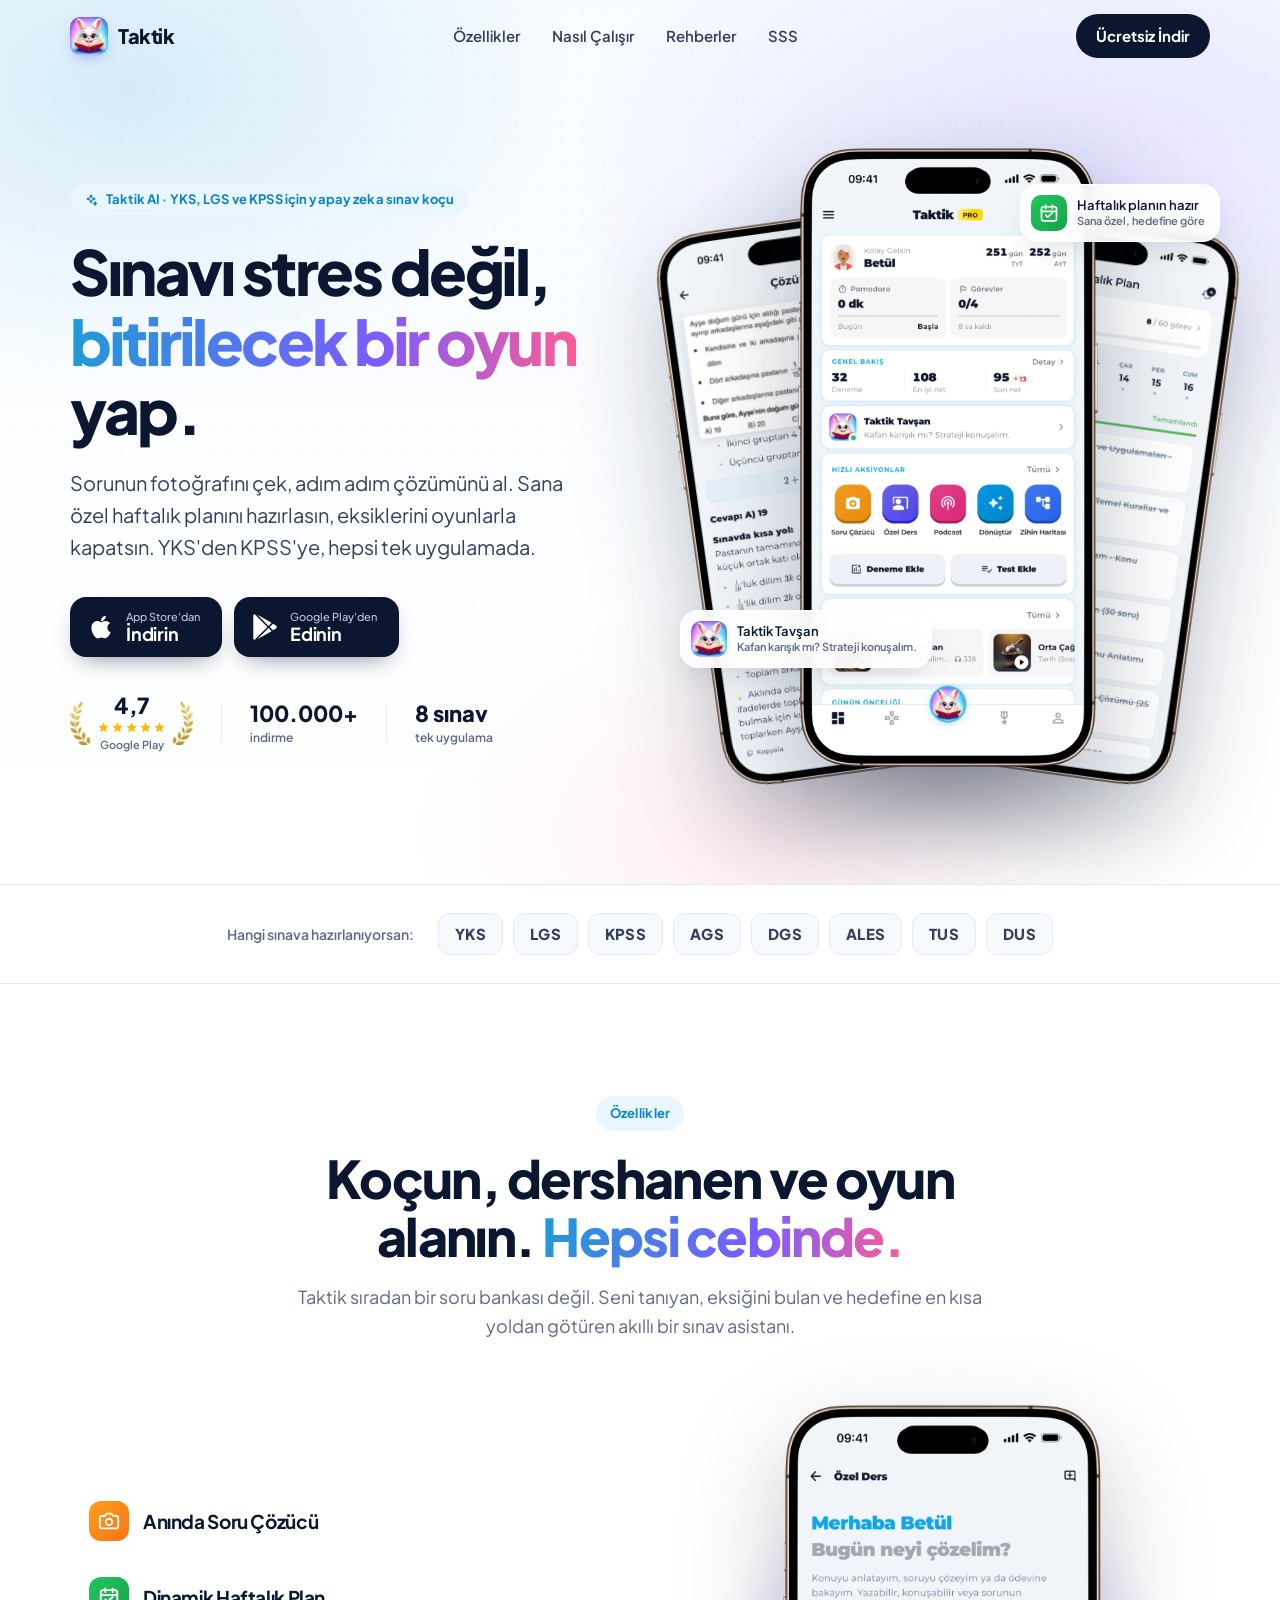
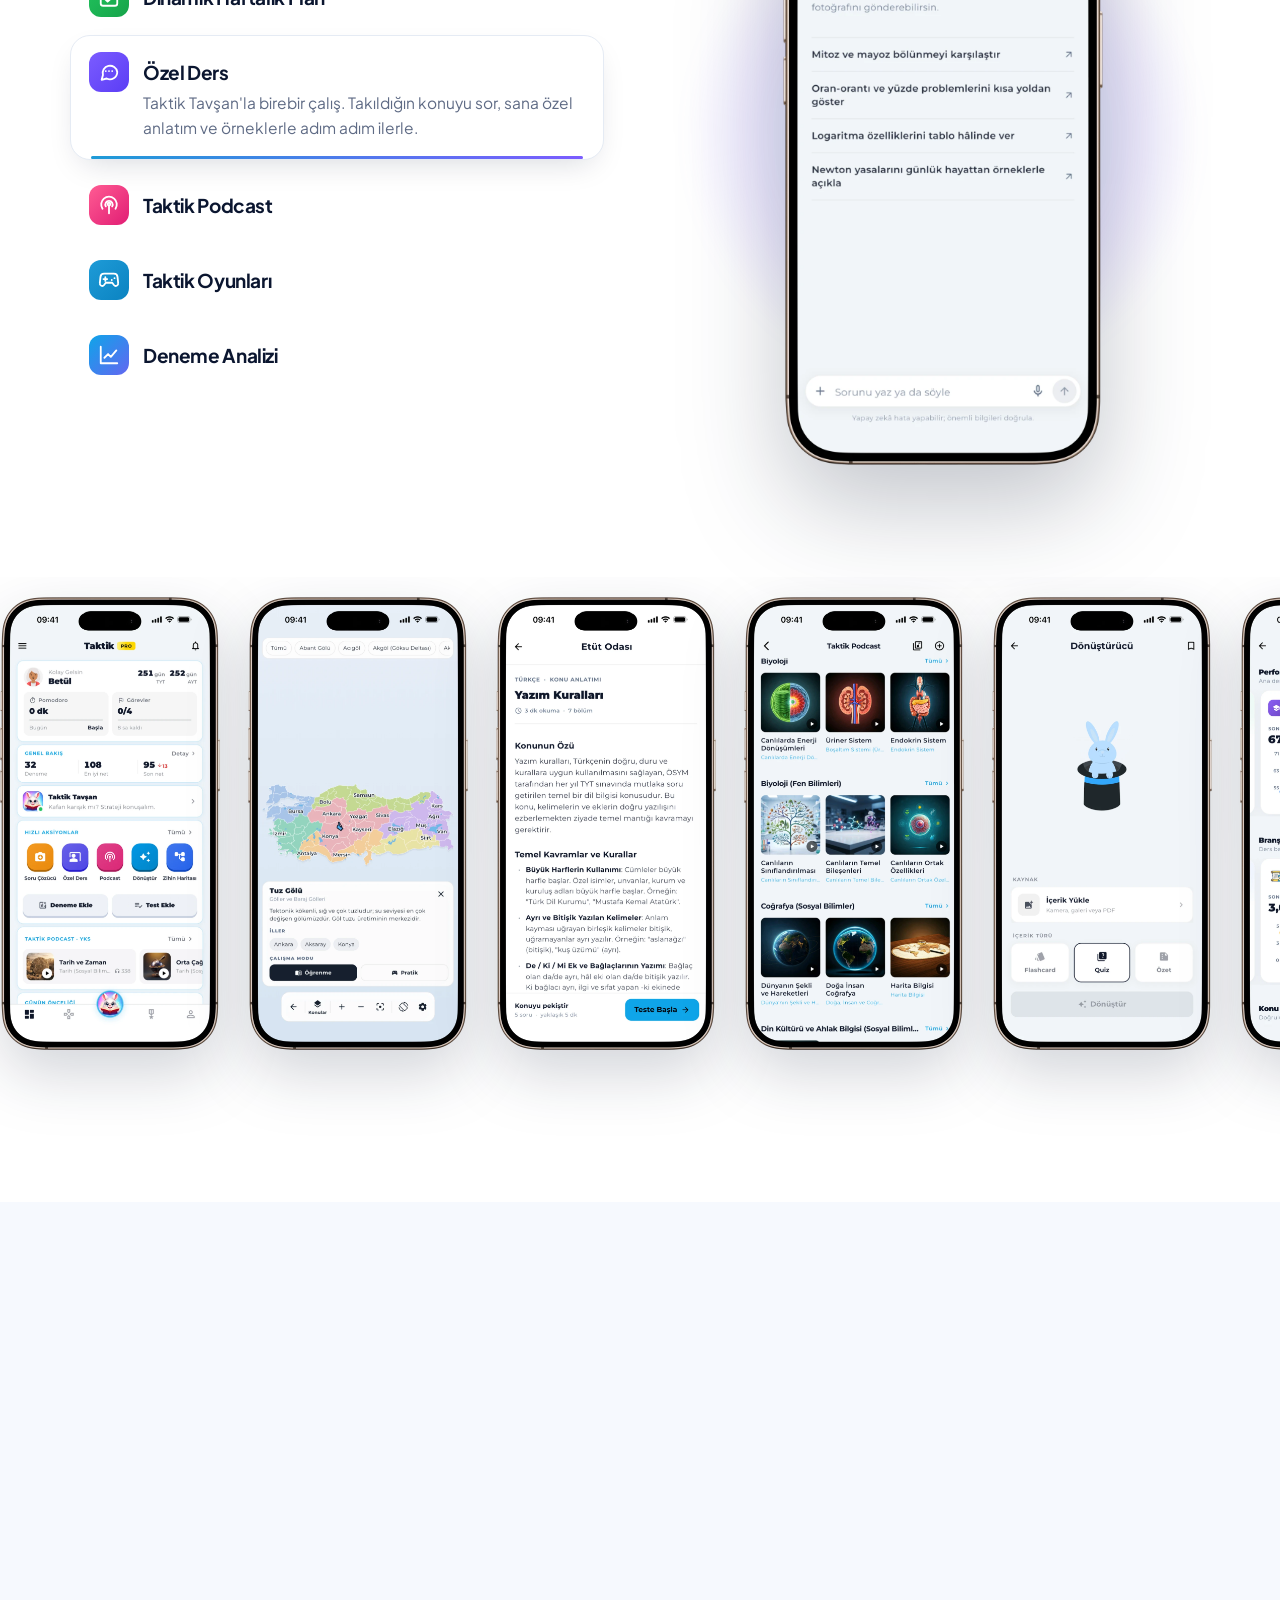
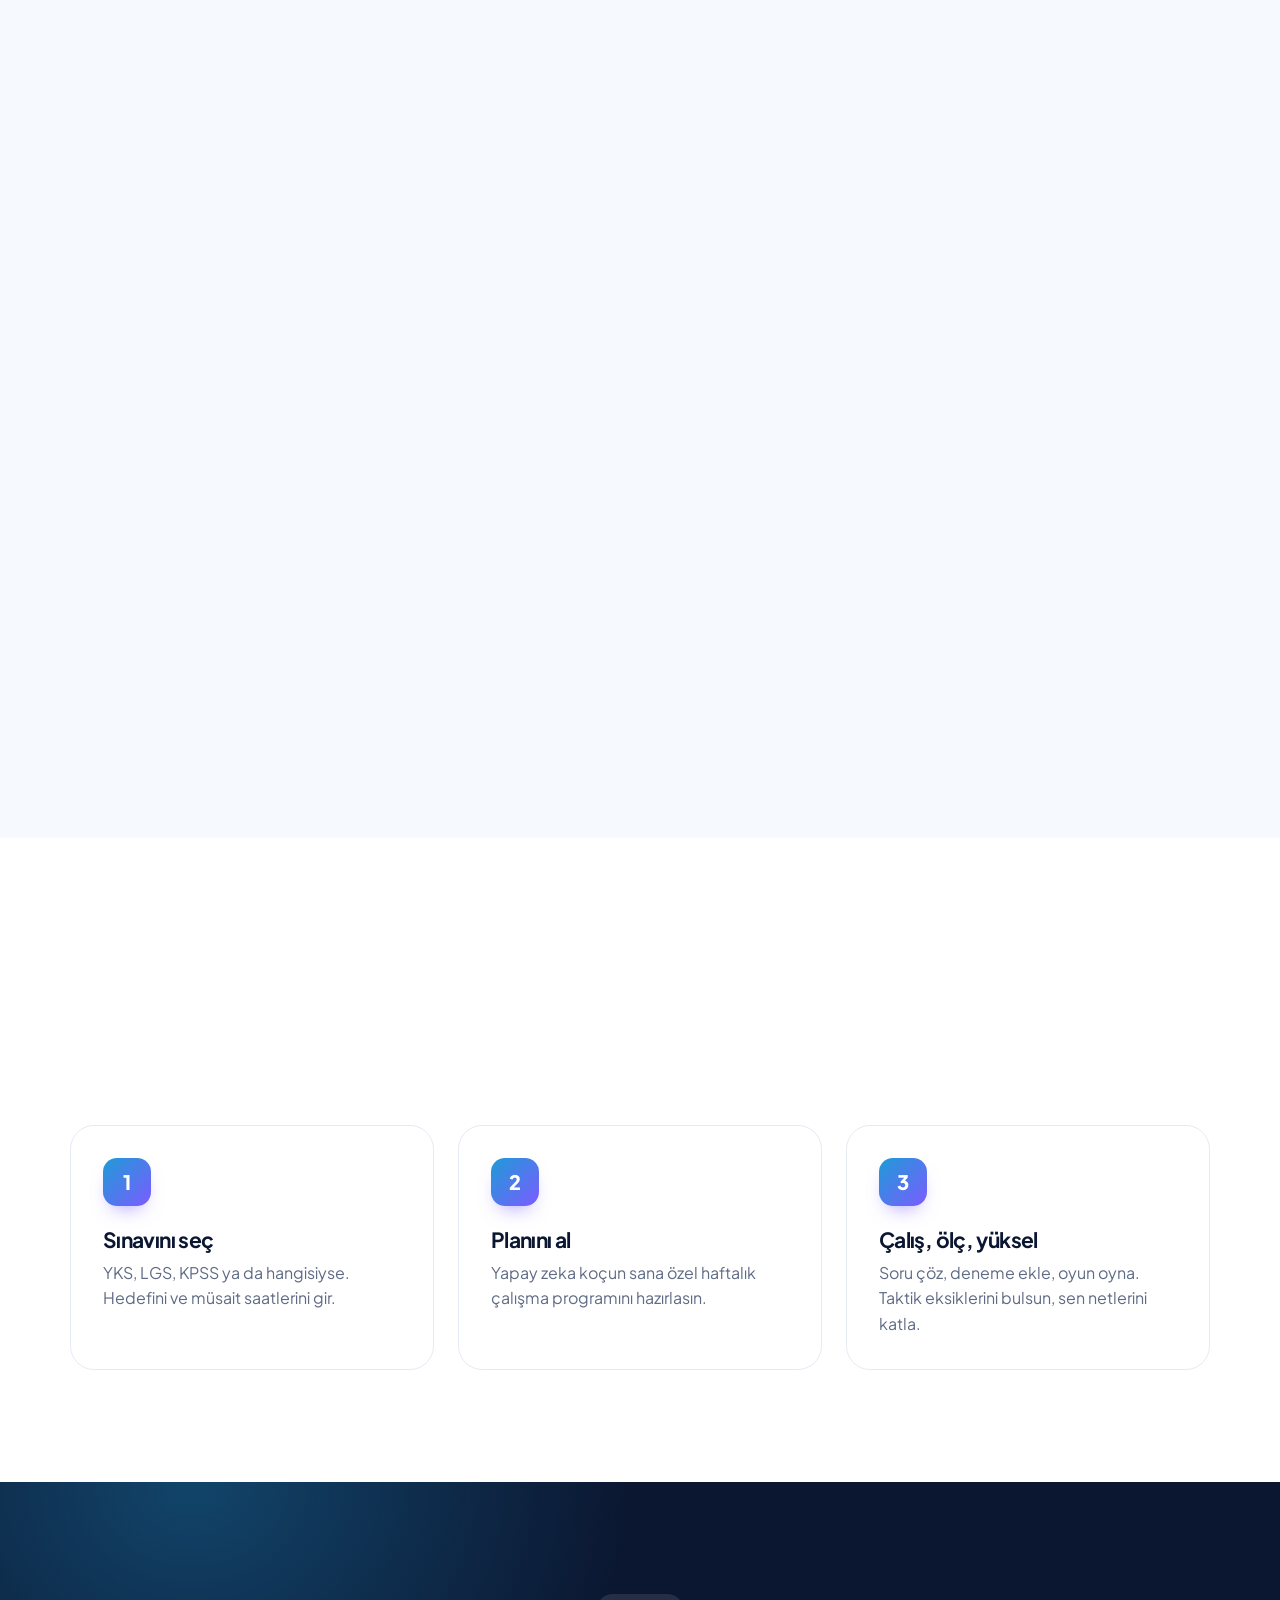
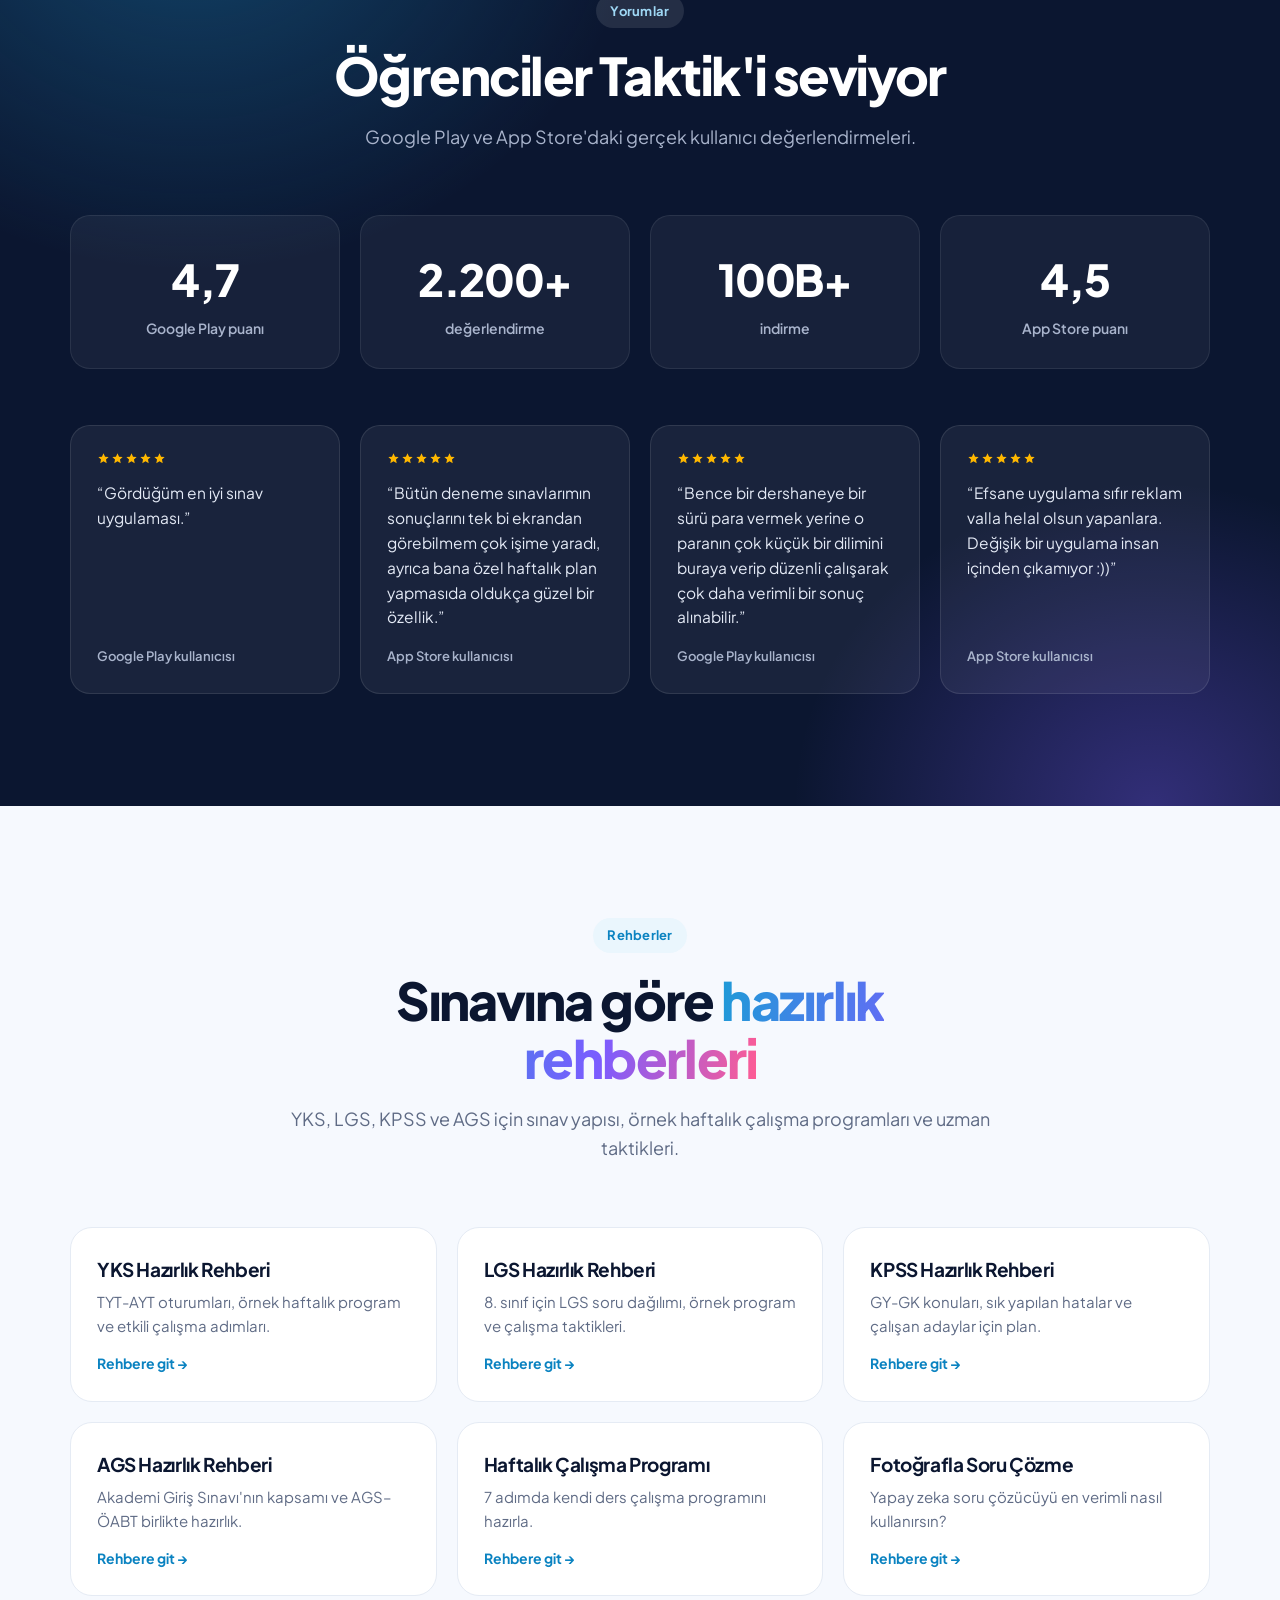
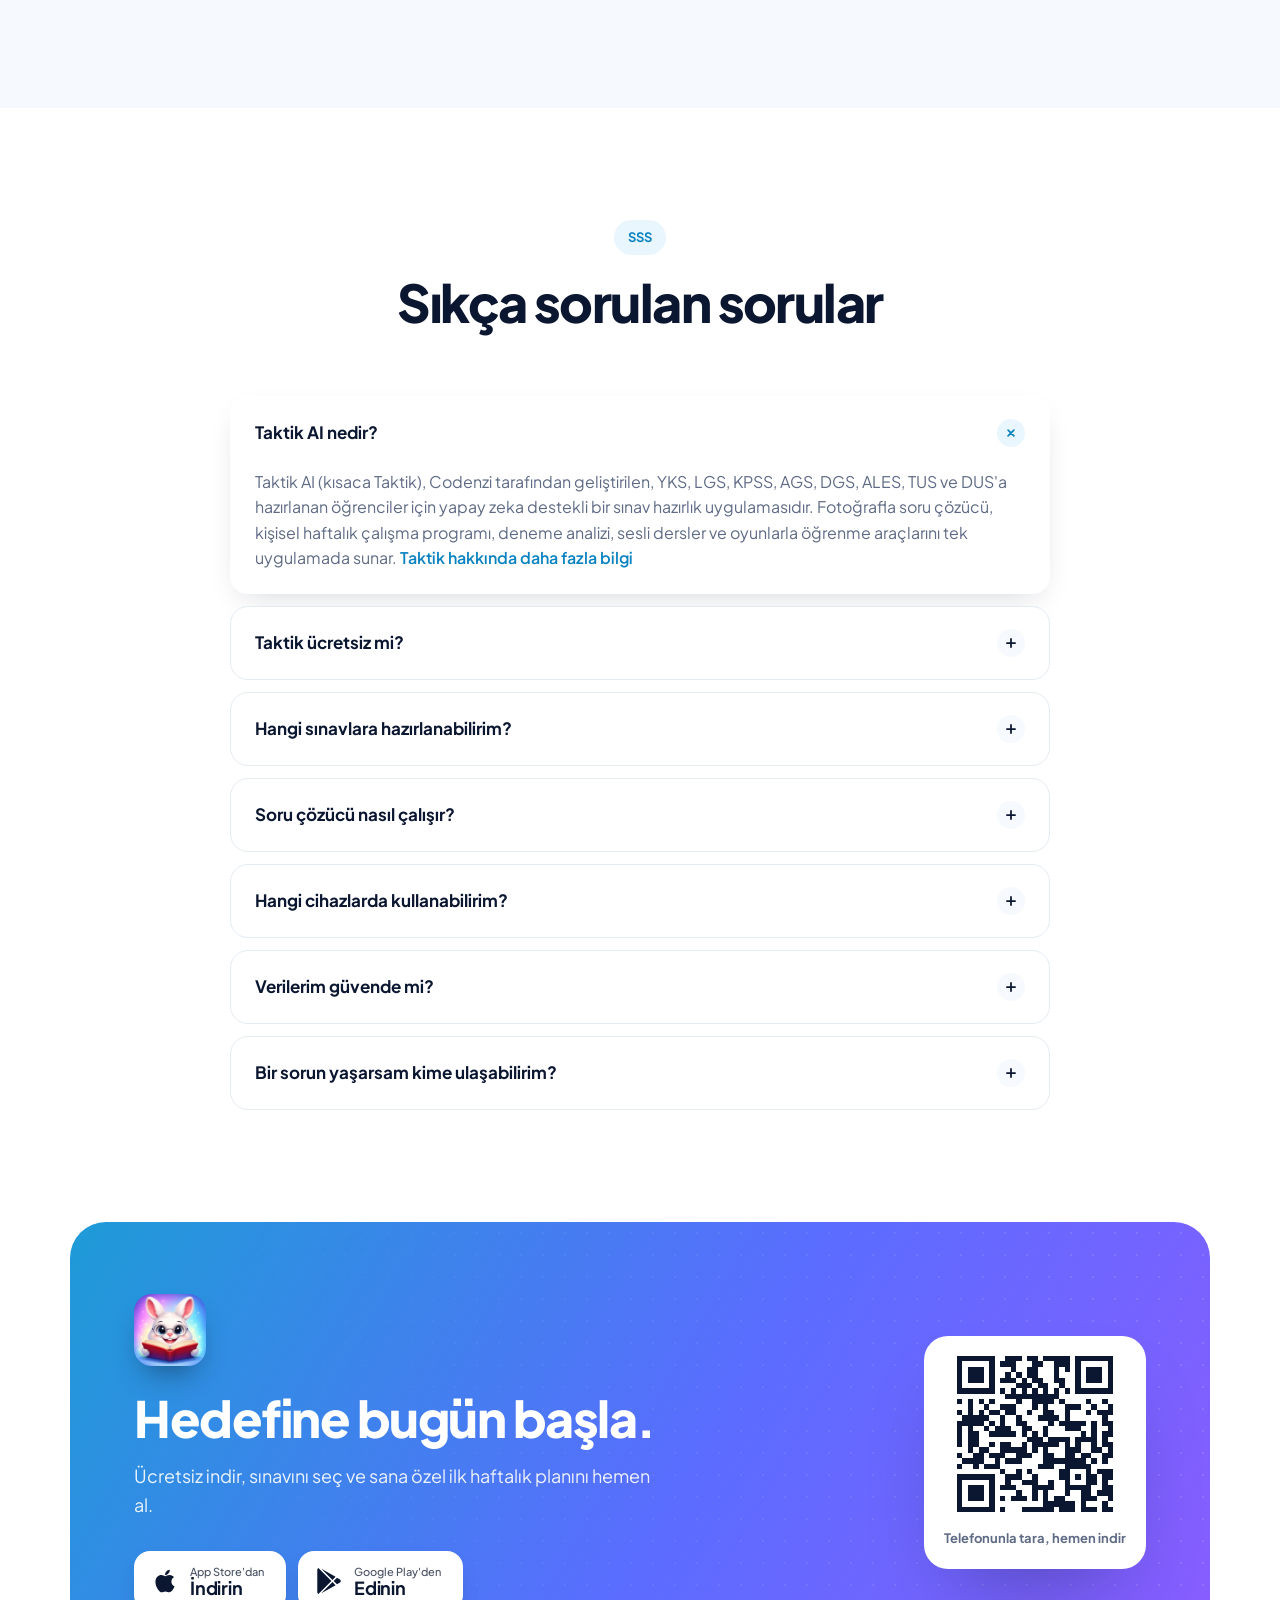
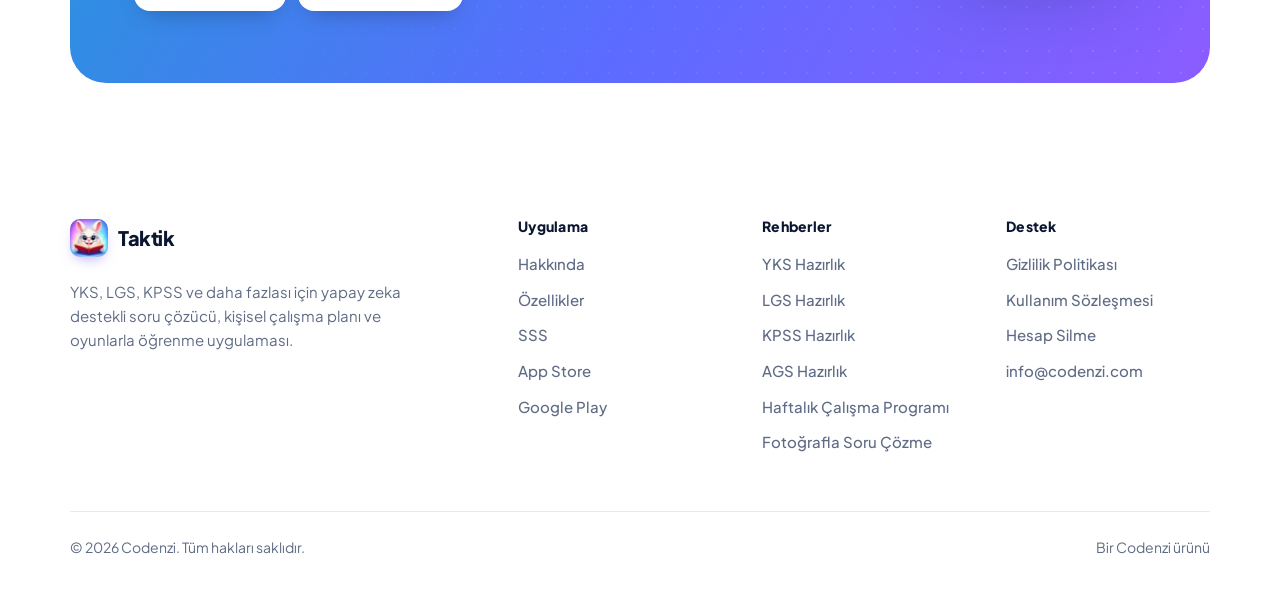
<file: index.html>
<!DOCTYPE html>
<html lang="tr">
<head>
    <meta charset="UTF-8">
    <meta name="viewport" content="width=device-width, initial-scale=1.0, viewport-fit=cover">
    <title>Taktik AI: YKS, LGS, KPSS Hazırlık Uygulaması | Yapay Zeka Sınav Koçu</title>
    <meta name="description" content="Taktik AI ile YKS, LGS, KPSS ve AGS'ye hazırlan: fotoğrafla soru çözücü, kişisel haftalık çalışma programı, deneme analizi ve podcast. Ücretsiz indir.">
    <meta name="robots" content="index, follow, max-image-preview:large">
    <link rel="canonical" href="https://taktik.codenzi.com/">
    <meta name="msvalidate.01" content="24A129C28DF88C1408502DDCB0905A17">
    <meta name="theme-color" content="#ffffff">

    <meta property="og:type" content="website">
    <meta property="og:site_name" content="Taktik">
    <meta property="og:title" content="Taktik AI: YKS, LGS, KPSS Hazırlık Uygulaması">
    <meta property="og:description" content="Sorularını çözdür, özetini çıkar, planını yap. Oyunlarla öğren, netlerini katla.">
    <meta property="og:url" content="https://taktik.codenzi.com/">
    <meta property="og:image" content="https://taktik.codenzi.com/og.jpg">
    <meta property="og:image:width" content="1200">
    <meta property="og:image:height" content="630">
    <meta property="og:image:alt" content="Taktik AI: Sınavlara Hazırlık uygulaması">
    <meta property="og:locale" content="tr_TR">
    <meta name="twitter:card" content="summary_large_image">
    <meta name="apple-itunes-app" content="app-id=6755930518">

    <link rel="icon" type="image/png" sizes="48x48" href="/favicon-48.png">
    <link rel="icon" href="/favicon.ico" sizes="any">
    <link rel="apple-touch-icon" href="/apple-touch-icon.png">
    <link rel="manifest" href="/site.webmanifest">

    <link rel="preconnect" href="https://fonts.googleapis.com">
    <link rel="preconnect" href="https://fonts.gstatic.com" crossorigin>
    <link rel="stylesheet" href="https://fonts.googleapis.com/css2?family=Plus+Jakarta+Sans:wght@400;500;600;700;800&display=swap">
    <link rel="preload" as="image" href="img/ss-anasayfa.webp?v=2" fetchpriority="high">

    <script type="application/ld+json">{"@context": "https://schema.org", "@graph": [{"@type": "Organization", "@id": "https://www.codenzi.com/#org", "name": "Codenzi", "url": "https://www.codenzi.com", "email": "info@codenzi.com", "sameAs": ["https://apps.apple.com/tr/app/taktik-ai-s%C4%B1navlara-haz%C4%B1rl%C4%B1k/id6755930518", "https://play.google.com/store/apps/details?id=com.codenzi.taktik"]}, {"@type": "WebSite", "@id": "https://taktik.codenzi.com/#website", "url": "https://taktik.codenzi.com/", "name": "Taktik", "alternateName": ["Taktik AI", "Taktik AI: Sınavlara Hazırlık", "Taktik Koç"], "inLanguage": "tr-TR", "publisher": {"@id": "https://www.codenzi.com/#org"}}, {"@type": "WebPage", "@id": "https://taktik.codenzi.com/#webpage", "url": "https://taktik.codenzi.com/", "name": "Taktik AI: YKS, LGS, KPSS Hazırlık Uygulaması", "isPartOf": {"@id": "https://taktik.codenzi.com/#website"}, "about": {"@id": "https://taktik.codenzi.com/#app"}, "inLanguage": "tr-TR", "dateModified": "2026-10-16"}, {"@type": "MobileApplication", "@id": "https://taktik.codenzi.com/#app", "name": "Taktik AI: Sınavlara Hazırlık", "alternateName": "Taktik", "operatingSystem": "iOS, Android", "applicationCategory": "EducationalApplication", "inLanguage": "tr", "image": "https://taktik.codenzi.com/logo_inapp.webp", "url": "https://taktik.codenzi.com/", "description": "YKS, LGS, KPSS, DGS, ALES, AGS, TUS ve DUS için yapay zeka destekli soru çözücü, kişisel haftalık çalışma programı, deneme analizi, podcast ve oyunlarla öğrenme uygulaması.", "screenshot": ["https://taktik.codenzi.com/img/ss-anasayfa.webp", "https://taktik.codenzi.com/img/ss-soru-cozucu.webp", "https://taktik.codenzi.com/img/ss-haftalik-plan.webp"], "downloadUrl": ["https://play.google.com/store/apps/details?id=com.codenzi.taktik", "https://apps.apple.com/tr/app/taktik-ai-s%C4%B1navlara-haz%C4%B1rl%C4%B1k/id6755930518"], "offers": {"@type": "Offer", "price": "0", "priceCurrency": "TRY"}, "aggregateRating": {"@type": "AggregateRating", "ratingValue": "4.7", "ratingCount": "2240", "bestRating": "5"}, "publisher": {"@id": "https://www.codenzi.com/#org"}, "sameAs": ["https://apps.apple.com/tr/app/taktik-ai-s%C4%B1navlara-haz%C4%B1rl%C4%B1k/id6755930518", "https://play.google.com/store/apps/details?id=com.codenzi.taktik"]}, {"@type": "FAQPage", "@id": "https://taktik.codenzi.com/#faq", "mainEntity": [{"@type": "Question", "name": "Taktik AI nedir?", "acceptedAnswer": {"@type": "Answer", "text": "Taktik AI (kısaca Taktik), Codenzi tarafından geliştirilen, YKS, LGS, KPSS, AGS, DGS, ALES, TUS ve DUS'a hazırlanan öğrenciler için yapay zeka destekli bir sınav hazırlık uygulamasıdır. Fotoğrafla soru çözücü, kişisel haftalık çalışma programı, deneme analizi, sesli dersler ve oyunlarla öğrenme araçlarını tek uygulamada sunar."}}, {"@type": "Question", "name": "Taktik ücretsiz mi?", "acceptedAnswer": {"@type": "Answer", "text": "Taktik'i ücretsiz indirip hemen kullanmaya başlayabilirsin. Tüm özellikleri sınırsız kullanmak istersen uygulama içinden Taktik Pro'ya geçebilirsin."}}, {"@type": "Question", "name": "Hangi sınavlara hazırlanabilirim?", "acceptedAnswer": {"@type": "Answer", "text": "YKS (TYT-AYT), LGS, KPSS, DGS, ALES, AGS, TUS ve DUS. Sınavını seçtiğinde plan, testler ve içerikler o sınavın müfredatına göre şekillenir."}}, {"@type": "Question", "name": "Soru çözücü nasıl çalışır?", "acceptedAnswer": {"@type": "Answer", "text": "Takıldığın sorunun fotoğrafını çekmen yeterli. Yapay zeka soruyu adım adım, açıklamalı olarak çözer ve sorunun dayandığı konuyu anlatır. Matematikten Türkçeye, Fen'den alan derslerine kadar her derste çalışır."}}, {"@type": "Question", "name": "Hangi cihazlarda kullanabilirim?", "acceptedAnswer": {"@type": "Answer", "text": "Taktik; iPhone ve iPad (iOS 13 ve üzeri) ile Android telefon ve tabletlerde kullanılabilir. App Store veya Google Play'den indirebilirsin."}}, {"@type": "Question", "name": "Verilerim güvende mi?", "acceptedAnswer": {"@type": "Answer", "text": "Verilerin aktarım sırasında şifrelenir ve dilediğin zaman hesabının ve verilerinin silinmesini talep edebilirsin. Ayrıntılar için Gizlilik Politikası ve Hesap Silme sayfalarına göz atabilirsin."}}, {"@type": "Question", "name": "Bir sorun yaşarsam kime ulaşabilirim?", "acceptedAnswer": {"@type": "Answer", "text": "Bize info@codenzi.com adresinden her zaman yazabilirsin. Mümkün olan en kısa sürede dönüş yapıyoruz."}}]}]}</script>

    <style>
        :root {
            --brand: #1E9BD7;
            --brand-600: #0B83C1;
            --brand-700: #0A6A9C;
            --brand-50: #EAF6FD;
            --violet: #7B5CFF;
            --violet-50: #F1EDFF;
            --pink: #FF5C93;
            --sun: #FFB800;
            --ink: #0B1630;
            --ink-2: #33415C;
            --muted: #5F6B85;
            --line: #E5EBF4;
            --bg: #FFFFFF;
            --bg-soft: #F6F9FE;
            --radius: 24px;
            --shadow-sm: 0 1px 2px rgba(11, 22, 48, .06);
            --shadow-md: 0 12px 32px -12px rgba(11, 22, 48, .18);
            --shadow-lg: 0 40px 80px -32px rgba(11, 22, 48, .35);
            --container: 1180px;
            --ease: cubic-bezier(.2, .8, .2, 1);
        }

        *, *::before, *::after { box-sizing: border-box; }
        html { scroll-behavior: smooth; -webkit-text-size-adjust: 100%; }
        body {
            margin: 0;
            font-family: "Plus Jakarta Sans", -apple-system, BlinkMacSystemFont, "Segoe UI", Roboto, sans-serif;
            color: var(--ink);
            background: var(--bg);
            line-height: 1.6;
            -webkit-font-smoothing: antialiased;
            overflow-x: hidden;
        }
        img { max-width: 100%; height: auto; display: block; }
        a { color: inherit; text-decoration: none; }
        button { font: inherit; color: inherit; background: none; border: 0; padding: 0; cursor: pointer; }
        h1, h2, h3, h4 { margin: 0; line-height: 1.12; letter-spacing: -0.03em; }
        p { margin: 0; }
        :focus-visible { outline: 3px solid var(--brand); outline-offset: 3px; border-radius: 8px; }
        [id] { scroll-margin-top: 88px; }

        .container { width: 100%; max-width: var(--container); margin: 0 auto; padding: 0 20px; }
        .section { padding: 112px 0; }
        .eyebrow {
            display: inline-flex; align-items: center; gap: 8px;
            font-size: 13px; font-weight: 700; letter-spacing: .02em;
            color: var(--brand-600); background: var(--brand-50);
            padding: 7px 14px; border-radius: 999px;
        }
        h1.eyebrow { line-height: 1.3; letter-spacing: .01em; }
        .section-head { max-width: 720px; margin: 0 auto 64px; text-align: center; }
        .section-head h2 { font-size: clamp(32px, 4.6vw, 52px); font-weight: 800; margin-top: 18px; }
        .section-head p { margin-top: 18px; font-size: 18px; color: var(--muted); }
        .grad {
            background: linear-gradient(100deg, var(--brand) 0%, var(--violet) 60%, var(--pink) 100%);
            -webkit-background-clip: text; background-clip: text; color: transparent;
        }

        /* ---------- Buttons ---------- */
        .store-btns { display: flex; flex-wrap: wrap; gap: 12px; }
        .store-btn {
            display: inline-flex; align-items: center; gap: 12px;
            height: 60px; padding: 0 22px 0 18px;
            background: var(--ink); color: #fff;
            border-radius: 16px;
            box-shadow: 0 10px 24px -12px rgba(11, 22, 48, .6);
            transition: transform .25s var(--ease), box-shadow .25s var(--ease), background .25s;
        }
        .store-btn:hover { transform: translateY(-2px); background: #16233F; box-shadow: 0 16px 32px -14px rgba(11, 22, 48, .7); }
        .store-btn svg { width: 26px; height: 26px; fill: currentColor; flex-shrink: 0; }
        .store-btn span { display: flex; flex-direction: column; line-height: 1.1; text-align: left; }
        .store-btn small { font-size: 11px; font-weight: 500; opacity: .75; }
        .store-btn strong { font-size: 18px; font-weight: 700; letter-spacing: -.01em; }
        .store-btn.light { background: #fff; color: var(--ink); box-shadow: 0 10px 24px -12px rgba(0,0,0,.35); }
        .store-btn.light:hover { background: #F3F6FB; }

        .btn {
            display: inline-flex; align-items: center; justify-content: center; gap: 8px;
            height: 44px; padding: 0 20px; border-radius: 999px;
            font-weight: 700; font-size: 15px;
            background: var(--ink); color: #fff;
            transition: background .2s, transform .2s var(--ease);
        }
        .btn:hover { background: var(--brand-600); transform: translateY(-1px); }

        /* ---------- Nav ---------- */
        .nav {
            position: fixed; inset: 0 0 auto 0; z-index: 50;
            transition: background .3s, box-shadow .3s, backdrop-filter .3s;
        }
        .nav.scrolled {
            background: rgba(255, 255, 255, .82);
            backdrop-filter: saturate(180%) blur(16px);
            -webkit-backdrop-filter: saturate(180%) blur(16px);
            box-shadow: 0 1px 0 var(--line);
        }
        .nav-inner { display: flex; align-items: center; justify-content: space-between; height: 72px; }
        .brand { display: inline-flex; align-items: center; gap: 10px; font-weight: 800; font-size: 20px; letter-spacing: -.02em; }
        .brand img { width: 38px; height: 38px; border-radius: 10px; box-shadow: 0 6px 14px -6px rgba(123, 92, 255, .6); }
        .nav-links { display: flex; align-items: center; gap: 32px; }
        .nav-links a { font-size: 15px; font-weight: 600; color: var(--ink-2); transition: color .2s; }
        .nav-links a:hover { color: var(--brand-600); }
        .nav-cta { display: flex; align-items: center; gap: 12px; }
        .menu-btn { display: none; width: 44px; height: 44px; border-radius: 12px; align-items: center; justify-content: center; }
        .menu-btn svg { width: 24px; height: 24px; }
        .mobile-menu {
            display: none; position: absolute; top: 72px; left: 12px; right: 12px;
            background: #fff; border: 1px solid var(--line); border-radius: 20px;
            box-shadow: var(--shadow-lg); padding: 10px;
        }
        .mobile-menu.open { display: block; }
        .mobile-menu a { display: block; padding: 14px 16px; border-radius: 12px; font-weight: 600; }
        .mobile-menu a:hover { background: var(--bg-soft); }
        .mobile-menu .btn { width: 100%; margin-top: 8px; height: 50px; }

        /* ---------- Hero ---------- */
        .hero { position: relative; padding: 148px 0 96px; overflow: hidden; isolation: isolate; }
        .hero::before {
            content: ""; position: absolute; inset: 0; z-index: -2;
            background:
                radial-gradient(60% 50% at 85% 20%, rgba(123, 92, 255, .16), transparent 70%),
                radial-gradient(50% 50% at 10% 10%, rgba(30, 155, 215, .16), transparent 70%),
                radial-gradient(40% 40% at 60% 95%, rgba(255, 92, 147, .10), transparent 70%),
                linear-gradient(180deg, #F7FBFF 0%, #FFFFFF 100%);
        }
        .hero::after {
            content: ""; position: absolute; inset: 0; z-index: -1; opacity: .5;
            background-image: radial-gradient(rgba(11, 22, 48, .08) 1px, transparent 1px);
            background-size: 22px 22px;
            -webkit-mask-image: radial-gradient(70% 60% at 50% 30%, #000 30%, transparent 100%);
            mask-image: radial-gradient(70% 60% at 50% 30%, #000 30%, transparent 100%);
        }
        .hero-grid { display: grid; grid-template-columns: 1.1fr 1fr; gap: 40px; align-items: center; }
        .hero-copy { position: relative; z-index: 5; }
        .hero .hero-title { font-size: clamp(38px, 4.9vw, 62px); line-height: 1.12; font-weight: 800; margin: 22px 0 22px; letter-spacing: -0.04em; }
        .hero-lead { font-size: clamp(17px, 1.6vw, 20px); color: var(--ink-2); max-width: 520px; margin-bottom: 34px; }

        .proof { display: flex; flex-wrap: wrap; align-items: center; gap: 14px 28px; margin-top: 36px; }
        .rating { display: inline-flex; align-items: center; gap: 6px; }
        .laurel { position: relative; width: 21px; height: 44px; overflow: hidden; flex-shrink: 0; }
        .laurel img { position: absolute; height: 117px; width: auto; max-width: none; left: -28px; top: -36px; }
        .laurel:not(.r) { transform: scaleX(-1); }
        .rating-body { text-align: center; line-height: 1.15; }
        .rating-body strong { display: block; font-size: 22px; font-weight: 800; }
        .stars { display: inline-flex; gap: 1px; color: var(--sun); }
        .stars svg { width: 13px; height: 13px; fill: currentColor; }
        .rating-body small { display: block; font-size: 11px; color: var(--muted); font-weight: 600; margin-top: 2px; }
        .proof-stat { line-height: 1.2; }
        .proof-stat strong { display: block; font-size: 22px; font-weight: 800; }
        .proof-stat small { font-size: 12px; color: var(--muted); font-weight: 600; }
        .proof-divider { width: 1px; height: 36px; background: var(--line); }

        .hero-visual { position: relative; height: 640px; }
        .hero-visual .phone { position: absolute; width: 270px; filter: drop-shadow(0 40px 50px rgba(11, 22, 48, .28)); }
        .hero-visual .p-center { left: 50%; top: 0; width: 300px; transform: translateX(-50%); z-index: 3; animation: float 7s ease-in-out infinite; }
        .hero-visual .p-left { left: 0; top: 70px; transform: rotate(-8deg); z-index: 2; }
        .hero-visual .p-right { right: 0; top: 70px; transform: rotate(8deg); z-index: 2; }
        @keyframes float { 0%, 100% { transform: translate(-50%, 0); } 50% { transform: translate(-50%, -14px); } }

        .chip {
            position: absolute; z-index: 4;
            display: flex; align-items: center; gap: 10px;
            background: rgba(255, 255, 255, .92);
            backdrop-filter: blur(12px); -webkit-backdrop-filter: blur(12px);
            border: 1px solid rgba(255, 255, 255, .9);
            padding: 10px 14px 10px 10px; border-radius: 18px;
            box-shadow: var(--shadow-md);
            font-size: 13px; font-weight: 600; line-height: 1.3;
        }
        .chip img { width: 36px; height: 36px; border-radius: 10px; }
        .chip .ico { width: 36px; height: 36px; border-radius: 10px; display: grid; place-items: center; color: #fff; flex-shrink: 0; }
        .chip .ico svg { width: 20px; height: 20px; }
        .chip small { display: block; font-size: 11px; color: var(--muted); font-weight: 600; }
        .chip-1 { left: -6px; bottom: 120px; animation: bob 6s ease-in-out infinite; }
        .chip-2 { right: -10px; top: 36px; animation: bob 6s ease-in-out infinite 1.5s; }
        @keyframes bob { 0%, 100% { transform: translateY(0); } 50% { transform: translateY(-8px); } }

        /* ---------- Exams strip ---------- */
        .exams { padding: 28px 0; border-block: 1px solid var(--line); background: #fff; }
        .exams-inner { display: flex; align-items: center; gap: 24px; flex-wrap: wrap; justify-content: center; }
        .exams-label { font-size: 14px; color: var(--muted); font-weight: 600; }
        .exam-list { display: flex; flex-wrap: wrap; gap: 10px; justify-content: center; }
        .exam {
            font-weight: 800; font-size: 15px; letter-spacing: .02em;
            padding: 8px 16px; border-radius: 12px;
            background: var(--bg-soft); border: 1px solid var(--line); color: var(--ink-2);
            transition: border-color .2s, color .2s, background .2s;
        }
        a.exam:hover { border-color: var(--brand); color: var(--brand-600); background: var(--brand-50); }
        .guides { display: grid; grid-template-columns: repeat(3, 1fr); gap: 20px; }
        .guide { display: flex; flex-direction: column; gap: 6px; padding: 26px; border-radius: 22px; border: 1px solid var(--line); background: #fff; transition: transform .3s var(--ease), box-shadow .3s var(--ease), border-color .3s; }
        .guide:hover { transform: translateY(-4px); box-shadow: var(--shadow-md); border-color: transparent; }
        .guide strong { font-size: 19px; letter-spacing: -.02em; }
        .guide span { color: var(--muted); font-size: 15px; }
        .guide em { font-style: normal; font-weight: 700; color: var(--brand-600); font-size: 14px; margin-top: 8px; }

        /* ---------- Feature showcase ---------- */
        .showcase { display: grid; grid-template-columns: 1fr 1fr; gap: 72px; align-items: center; }
        .tabs { position: relative; display: flex; flex-direction: column; gap: 8px; }
        .tab {
            position: relative; text-align: left; width: 100%;
            padding: 18px 20px 18px 72px; border-radius: 20px;
            border: 1px solid transparent;
            transition: background .3s, border-color .3s, box-shadow .3s;
            overflow: hidden;
        }
        .tab:hover { background: var(--bg-soft); }
        .tab.active { background: #fff; border-color: var(--line); box-shadow: var(--shadow-md); }
        .tab .t-ico {
            position: absolute; left: 18px; top: 16px;
            width: 40px; height: 40px; border-radius: 12px;
            display: grid; place-items: center; color: #fff;
        }
        .tab .t-ico svg { width: 22px; height: 22px; }
        .tab h3 { font-size: 19px; font-weight: 700; letter-spacing: -.02em; padding-top: 8px; }
        .tab p {
            color: var(--muted); font-size: 15.5px;
            max-height: 0; opacity: 0; overflow: hidden;
            transition: max-height .45s var(--ease), opacity .3s, margin .3s;
        }
        .tab.active p { max-height: 160px; opacity: 1; margin-top: 8px; }
        .tab .bar { position: absolute; left: 20px; right: 20px; bottom: 0; height: 3px; border-radius: 3px; background: transparent; overflow: hidden; }
        .tab.active .bar { background: var(--line); }
        .tab.active .bar::after {
            content: ""; position: absolute; inset: 0; transform-origin: left; transform: scaleX(0);
            background: linear-gradient(90deg, var(--brand), var(--violet));
        }
        .showcase.autoplay .tab.active .bar::after { animation: progress 6s linear forwards; }
        .showcase.paused .tab.active .bar::after { animation-play-state: paused; }
        @keyframes progress { to { transform: scaleX(1); } }

        .stage { position: relative; display: flex; justify-content: center; }
        .stage::before {
            content: ""; position: absolute; width: 520px; height: 520px; max-width: 100%; top: 50%; left: 50%;
            transform: translate(-50%, -50%); border-radius: 50%;
            background: radial-gradient(circle, rgba(30, 155, 215, .22), rgba(123, 92, 255, .14) 50%, transparent 70%);
            filter: blur(10px);
        }
        .screens { position: relative; width: 320px; aspect-ratio: 640 / 1320; }
        .tab-desc { display: none; }
        .screens img {
            position: absolute; inset: 0; width: 100%; height: 100%;
            opacity: 0; transform: translateY(16px) scale(.98);
            transition: opacity .5s var(--ease), transform .6s var(--ease);
            filter: drop-shadow(0 40px 50px rgba(11, 22, 48, .25));
        }
        .screens img.active { opacity: 1; transform: none; }

        /* ---------- Marquee gallery ---------- */
        .gallery { padding: 0 0 112px; overflow: hidden; }
        .marquee { display: flex; width: max-content; gap: 28px; animation: marquee 60s linear infinite; padding: 20px 0 40px; }
        .gallery:hover .marquee { animation-play-state: paused; }
        .marquee img { width: 220px; height: auto; filter: drop-shadow(0 24px 30px rgba(11, 22, 48, .18)); }
        @keyframes marquee { to { transform: translateX(-50%); } }

        /* ---------- Bento ---------- */
        .bento-wrap { background: var(--bg-soft); }
        .bento { display: grid; grid-template-columns: repeat(6, 1fr); gap: 20px; }
        .card {
            position: relative; overflow: hidden;
            background: #fff; border: 1px solid var(--line); border-radius: var(--radius);
            padding: 30px; box-shadow: var(--shadow-sm);
            transition: transform .35s var(--ease), box-shadow .35s var(--ease);
        }
        .card:hover { transform: translateY(-4px); box-shadow: var(--shadow-md); }
        .card h3 { font-size: 21px; font-weight: 700; letter-spacing: -.02em; margin: 16px 0 8px; }
        .card p { color: var(--muted); font-size: 15.5px; }
        .card .c-ico { width: 46px; height: 46px; border-radius: 14px; display: grid; place-items: center; color: #fff; }
        .card .c-ico svg { width: 24px; height: 24px; }
        .card.span-2 { grid-column: span 2; }
        .card.span-3 { grid-column: span 3; }
        .card.shot { padding-bottom: 0; min-height: 440px; display: flex; flex-direction: column; }
        .card.shot .shot-img { margin: 28px auto 0; width: 250px; height: 250px; overflow: hidden; flex-shrink: 0; }
        .card.shot .shot-img img { width: 100%; height: auto; transition: transform .6s var(--ease); }
        .card.shot:hover .shot-img img { transform: translateY(-10px); }
        .badge-new { position: absolute; top: 24px; right: 24px; font-size: 12px; font-weight: 800; color: #fff; background: var(--pink); padding: 4px 10px; border-radius: 999px; }
        .tint-blue { background: linear-gradient(180deg, #fff 30%, #EAF6FD 100%); }
        .tint-violet { background: linear-gradient(180deg, #fff 30%, #F1EDFF 100%); }
        .tint-green { background: linear-gradient(180deg, #fff 30%, #E8F8EF 100%); }

        /* ---------- Steps ---------- */
        .steps { display: grid; grid-template-columns: repeat(3, 1fr); gap: 24px; counter-reset: step; }
        .step { position: relative; padding: 32px; border-radius: var(--radius); border: 1px solid var(--line); background: #fff; }
        .step-num {
            width: 48px; height: 48px; border-radius: 14px;
            display: grid; place-items: center; font-weight: 800; font-size: 20px; color: #fff;
            background: linear-gradient(135deg, var(--brand), var(--violet));
            box-shadow: 0 10px 20px -10px rgba(123, 92, 255, .7);
        }
        .step h3 { font-size: 21px; font-weight: 700; margin: 22px 0 8px; }
        .step p { color: var(--muted); }

        /* ---------- Proof / reviews ---------- */
        .proof-wrap { background: var(--ink); color: #fff; position: relative; overflow: hidden; }
        .proof-wrap::before {
            content: ""; position: absolute; inset: 0;
            background: radial-gradient(50% 60% at 15% 0%, rgba(30, 155, 215, .35), transparent 70%),
                        radial-gradient(40% 50% at 90% 100%, rgba(123, 92, 255, .35), transparent 70%);
        }
        .proof-wrap .container { position: relative; }
        .proof-wrap .eyebrow { background: rgba(255, 255, 255, .1); color: #9FD8F5; }
        .proof-wrap .section-head p { color: #A9B4CC; }
        .stats { display: grid; grid-template-columns: repeat(4, 1fr); gap: 20px; margin-bottom: 56px; }
        .stat { text-align: center; padding: 28px 16px; border-radius: 20px; background: rgba(255, 255, 255, .05); border: 1px solid rgba(255, 255, 255, .08); }
        .stat strong { display: block; font-size: clamp(32px, 4vw, 44px); font-weight: 800; letter-spacing: -.03em; }
        .stat span { color: #A9B4CC; font-size: 14px; font-weight: 600; }
        .reviews { display: grid; grid-template-columns: repeat(4, 1fr); gap: 20px; }
        .review {
            display: flex; flex-direction: column; gap: 16px;
            padding: 26px; border-radius: 20px;
            background: rgba(255, 255, 255, .06); border: 1px solid rgba(255, 255, 255, .1);
        }
        .review p { font-size: 15.5px; color: #E3E9F5; flex: 1; }
        .review footer { display: flex; justify-content: space-between; align-items: center; font-size: 13px; color: #A9B4CC; font-weight: 600; }
        .review footer b { color: #fff; }

        /* ---------- FAQ ---------- */
        .faq { max-width: 820px; margin: 0 auto; display: flex; flex-direction: column; gap: 12px; }
        .faq details { border: 1px solid var(--line); border-radius: 18px; background: #fff; transition: box-shadow .3s, border-color .3s; }
        .faq details[open] { box-shadow: var(--shadow-md); border-color: transparent; }
        .faq summary {
            list-style: none; cursor: pointer;
            display: flex; justify-content: space-between; align-items: center; gap: 16px;
            padding: 22px 24px; font-weight: 700; font-size: 17px;
        }
        .faq summary::-webkit-details-marker { display: none; }
        .faq summary .plus { width: 28px; height: 28px; border-radius: 50%; background: var(--bg-soft); display: grid; place-items: center; flex-shrink: 0; transition: transform .3s var(--ease), background .3s; }
        .faq summary .plus svg { width: 14px; height: 14px; }
        .faq details[open] .plus { transform: rotate(45deg); background: var(--brand-50); color: var(--brand-600); }
        .faq .answer { padding: 0 24px 22px; color: var(--muted); }
        .faq .answer a { color: var(--brand-600); font-weight: 600; }

        /* ---------- CTA ---------- */
        .cta {
            position: relative; overflow: hidden; border-radius: 36px;
            padding: 72px 64px;
            background: linear-gradient(120deg, #1E9BD7 0%, #5B6CFF 55%, #8B5CFF 100%);
            color: #fff;
            display: grid; grid-template-columns: 1fr auto; gap: 48px; align-items: center;
        }
        .cta::before {
            content: ""; position: absolute; inset: 0; opacity: .35;
            background-image: radial-gradient(rgba(255, 255, 255, .35) 1px, transparent 1px);
            background-size: 22px 22px;
            -webkit-mask-image: linear-gradient(90deg, transparent, #000);
            mask-image: linear-gradient(90deg, transparent, #000);
        }
        .cta > * { position: relative; }
        .cta-logo { width: 72px; height: 72px; border-radius: 18px; box-shadow: 0 16px 30px -12px rgba(0, 0, 0, .45); margin-bottom: 24px; }
        .cta h2 { font-size: clamp(32px, 4.4vw, 50px); font-weight: 800; }
        .cta p { font-size: 18px; opacity: .9; margin: 16px 0 32px; max-width: 520px; }
        .qr-card { background: #fff; color: var(--ink); border-radius: 24px; padding: 20px; text-align: center; box-shadow: var(--shadow-lg); }
        .qr-card .qr { width: 156px; height: 156px; display: block; margin: 0 auto 12px; }
        .qr-card span { font-size: 13px; font-weight: 700; color: var(--muted); }

        /* ---------- Footer ---------- */
        footer.site { padding: 24px 0 40px; }
        .foot-grid { display: grid; grid-template-columns: 2fr 1fr 1fr 1fr; gap: 40px; }
        .foot-grid p { color: var(--muted); font-size: 15px; margin-top: 16px; max-width: 340px; }
        .foot-grid h4 { font-size: 14px; font-weight: 800; letter-spacing: .02em; margin-bottom: 16px; }
        .foot-grid ul { list-style: none; margin: 0; padding: 0; display: flex; flex-direction: column; gap: 10px; }
        .foot-grid ul a { color: var(--muted); font-size: 15px; font-weight: 500; transition: color .2s; }
        .foot-grid ul a:hover { color: var(--brand-600); }
        .foot-bottom { margin-top: 56px; padding-top: 24px; border-top: 1px solid var(--line); display: flex; justify-content: space-between; gap: 16px; flex-wrap: wrap; color: var(--muted); font-size: 14px; }

        /* ---------- Mobile sticky CTA ---------- */
        .sticky-cta {
            position: fixed; left: 12px; right: 12px; bottom: calc(12px + env(safe-area-inset-bottom)); z-index: 40;
            display: none; align-items: center; gap: 12px;
            padding: 10px 10px 10px 12px; border-radius: 20px;
            background: rgba(255, 255, 255, .92);
            backdrop-filter: blur(16px); -webkit-backdrop-filter: blur(16px);
            border: 1px solid var(--line); box-shadow: var(--shadow-lg);
            transform: translateY(140%); transition: transform .4s var(--ease);
        }
        .sticky-cta.show { transform: none; }
        .sticky-cta img { width: 40px; height: 40px; border-radius: 10px; }
        .sticky-cta div { flex: 1; line-height: 1.2; }
        .sticky-cta strong { display: block; font-size: 15px; }
        .sticky-cta small { font-size: 12px; color: var(--muted); font-weight: 600; }
        .sticky-cta .btn { height: 42px; }

        /* ---------- Reveal ---------- */
        .js .reveal { opacity: 0; transform: translateY(24px); transition: opacity .8s var(--ease), transform .8s var(--ease); }
        .js .reveal.in { opacity: 1; transform: none; }

        /* ---------- Responsive ---------- */
        @media (max-width: 1080px) {
            .hero-grid { grid-template-columns: 1fr; text-align: center; gap: 24px; }
            .hero-lead { margin-left: auto; margin-right: auto; }
            .hero .store-btns, .proof { justify-content: center; }
            .hero-visual { height: 600px; max-width: 640px; margin: 0 auto; width: 100%; }
            .showcase { display: flex; flex-direction: column; gap: 28px; }
            .showcase > * { min-width: 0; }
            .tabs {
                width: calc(100% + 40px); max-width: none;
                flex-direction: row; overflow-x: auto; gap: 8px;
                margin: 0 -20px; padding: 4px 20px 12px;
                scrollbar-width: none; -webkit-overflow-scrolling: touch;
            }
            .tabs::-webkit-scrollbar { display: none; }
            .tab {
                flex: 0 0 auto; width: auto; display: flex; align-items: center; gap: 10px;
                padding: 8px 16px 8px 8px; border-radius: 999px;
                background: #fff; border-color: var(--line);
            }
            .tab:hover { background: #fff; }
            .tab.active { background: var(--ink); border-color: var(--ink); color: #fff; box-shadow: var(--shadow-md); }
            .tab .t-ico { position: static; width: 32px; height: 32px; border-radius: 10px; }
            .tab .t-ico svg { width: 18px; height: 18px; }
            .tab h3 { padding: 0; font-size: 15px; white-space: nowrap; }
            .tab p { display: none; }
            .tab .bar { left: 18px; right: 18px; bottom: 3px; height: 2px; }
            .tab.active .bar { background: rgba(255,255,255,.2); }
            .tab-desc { display: block; text-align: center; color: var(--muted); font-size: 16px; max-width: 520px; margin: 0 auto; min-height: 5em; }
            .reviews { grid-template-columns: repeat(2, 1fr); }
            .guides { grid-template-columns: repeat(2, 1fr); }
            .bento { grid-template-columns: repeat(2, 1fr); }
            .card.span-2, .card.span-3 { grid-column: span 1; }
        }
        @media (max-width: 860px) {
            .nav-links, .nav-cta .btn { display: none; }
            .menu-btn { display: inline-flex; }
            .section { padding: 80px 0; }
            .steps { grid-template-columns: 1fr; }
            .stats { grid-template-columns: repeat(2, 1fr); }
            .cta { grid-template-columns: 1fr; padding: 48px 28px; text-align: center; }
            .cta p { margin-left: auto; margin-right: auto; }
            .cta .store-btns { justify-content: center; }
            .cta-logo { margin-left: auto; margin-right: auto; }
            .qr-card { display: none; }
            .foot-grid { grid-template-columns: 1fr 1fr; }
            .foot-grid > div:first-child { grid-column: 1 / -1; }
            .sticky-cta { display: flex; }
            footer.site { padding-bottom: 110px; }
        }
        @media (max-width: 600px) {
            .hero { padding: 116px 0 64px; }
            .hero-visual { height: 440px; margin-top: 8px; }
            .hero-visual .phone { width: 160px; }
            .hero-visual .p-center { width: 205px; }
            .hero-visual .p-left { left: -18px; top: 70px; }
            .hero-visual .p-right { right: -18px; top: 70px; }
            .proof .proof-stat:last-child { display: none; }
            .store-btn { min-width: 168px; }
            .chip { font-size: 12px; padding: 8px 12px 8px 8px; }
            .chip img, .chip .ico { width: 30px; height: 30px; }
            .chip-1 { left: 4px; bottom: 70px; max-width: 250px; }
            .chip-2 { display: none; }
            .store-btn { height: 56px; padding: 0 18px 0 14px; }
            .store-btn strong { font-size: 16px; }
            .proof-divider { display: none; }
            .screens { width: 220px; }
            .reviews, .bento, .guides { grid-template-columns: 1fr; }
            .marquee img { width: 170px; }
            .section-head { margin-bottom: 44px; }
            .section-head p { font-size: 16.5px; }
            .card { padding: 24px; }
            .card.shot { min-height: 0; }
        }
        @media (prefers-reduced-motion: reduce) {
            *, *::before, *::after { animation: none !important; transition: none !important; scroll-behavior: auto !important; }
            .marquee { width: auto; overflow-x: auto; }
            .js .reveal { opacity: 1; transform: none; }
        }
    </style>
    <script>document.documentElement.classList.add('js');</script>
</head>
<body>

    <svg width="0" height="0" style="position:absolute" aria-hidden="true">
        <symbol id="i-apple" viewBox="0 0 384 512"><path d="M318.7 268.7c-.2-36.7 16.4-64.4 50-84.8-18.8-26.9-47.2-41.7-84.7-44.6-35.5-2.8-74.3 20.7-88.5 20.7-15 0-49.4-19.7-76.4-19.7C63.3 141.2 4 184.8 4 273.5q0 39.3 14.4 81.2c12.8 36.7 59 126.7 107.2 125.2 25.2-.6 43-17.9 75.8-17.9 31.8 0 48.3 17.9 76.4 17.9 48.6-.7 90.4-82.5 102.6-119.3-65.2-30.7-61.7-90-61.7-91.9zm-56.6-164.2c27.3-32.4 24.8-61.9 24-72.5-24.1 1.4-52 16.4-67.9 34.9-17.5 19.8-27.8 44.3-25.6 71.9 26.1 2 49.9-11.4 69.5-34.3z"/></symbol>
        <symbol id="i-play" viewBox="0 0 512 512"><path d="M325.3 234.3L104.6 13l280.8 161.2-60.1 60.1zM47 0C34 6.8 25.3 19.2 25.3 35.3v441.3c0 16.1 8.7 28.5 21.7 35.3l256.6-256L47 0zm425.2 225.6l-58.9-34.1-65.7 64.5 65.7 64.5 60.1-34.1c18-14.3 18-46.5-1.2-60.8zM104.6 499l280.8-161.2-60.1-60.1L104.6 499z"/></symbol>
        <symbol id="i-star" viewBox="0 0 24 24"><path d="M12 2.5l2.9 6.1 6.6.8-4.9 4.6 1.3 6.6L12 17.3l-5.9 3.3 1.3-6.6-4.9-4.6 6.6-.8z"/></symbol>
        <symbol id="i-camera" viewBox="0 0 24 24" fill="none" stroke="currentColor" stroke-width="2" stroke-linecap="round" stroke-linejoin="round"><path d="M14.5 4h-5L7.5 6.5H4a2 2 0 0 0-2 2V18a2 2 0 0 0 2 2h16a2 2 0 0 0 2-2V8.5a2 2 0 0 0-2-2h-3.5z"/><circle cx="12" cy="13" r="3.5"/></symbol>
        <symbol id="i-calendar" viewBox="0 0 24 24" fill="none" stroke="currentColor" stroke-width="2" stroke-linecap="round" stroke-linejoin="round"><rect x="3" y="4.5" width="18" height="17" rx="2.5"/><path d="M16 2.5v4M8 2.5v4M3 10h18M8 14.5l2.5 2.5L16 12"/></symbol>
        <symbol id="i-chat" viewBox="0 0 24 24" fill="none" stroke="currentColor" stroke-width="2" stroke-linecap="round" stroke-linejoin="round"><path d="M21 12a8 8 0 0 1-11.6 7.1L4 20.5l1.4-5.1A8 8 0 1 1 21 12z"/><path d="M8.5 11h.01M12 11h.01M15.5 11h.01"/></symbol>
        <symbol id="i-podcast" viewBox="0 0 24 24" fill="none" stroke="currentColor" stroke-width="2" stroke-linecap="round" stroke-linejoin="round"><path d="M4.9 16.1a8.5 8.5 0 1 1 14.2 0"/><path d="M8.5 13.5a4 4 0 1 1 7 0"/><circle cx="12" cy="11" r="1.5"/><path d="M12 13.5V21"/></symbol>
        <symbol id="i-game" viewBox="0 0 24 24" fill="none" stroke="currentColor" stroke-width="2" stroke-linecap="round" stroke-linejoin="round"><path d="M6 11h4M8 9v4M15 12h.01M18 10h.01"/><path d="M17.3 5H6.7a4 4 0 0 0-4 3.6L2 15.5a2.6 2.6 0 0 0 4.6 2l1.9-2.5h7l1.9 2.5a2.6 2.6 0 0 0 4.6-2l-.7-6.9a4 4 0 0 0-4-3.6z"/></symbol>
        <symbol id="i-chart" viewBox="0 0 24 24" fill="none" stroke="currentColor" stroke-width="2" stroke-linecap="round" stroke-linejoin="round"><path d="M3 3v18h18"/><path d="M7 15l4-4 3 3 6-7"/></symbol>
        <symbol id="i-sparkle" viewBox="0 0 24 24" fill="none" stroke="currentColor" stroke-width="2" stroke-linecap="round" stroke-linejoin="round"><path d="M12 3l1.9 5.1L19 10l-5.1 1.9L12 17l-1.9-5.1L5 10l5.1-1.9z"/><path d="M19 15l.8 2.2L22 18l-2.2.8L19 21l-.8-2.2L16 18l2.2-.8z"/></symbol>
        <symbol id="i-book" viewBox="0 0 24 24" fill="none" stroke="currentColor" stroke-width="2" stroke-linecap="round" stroke-linejoin="round"><path d="M4 19.5A2.5 2.5 0 0 1 6.5 17H20V3H6.5A2.5 2.5 0 0 0 4 5.5z"/><path d="M4 19.5A2.5 2.5 0 0 0 6.5 22H20v-5"/></symbol>
        <symbol id="i-map" viewBox="0 0 24 24" fill="none" stroke="currentColor" stroke-width="2" stroke-linecap="round" stroke-linejoin="round"><path d="M9 4L3 6.5v13.5L9 17.5l6 2.5 6-2.5V4l-6 2.5z"/><path d="M9 4v13.5M15 6.5V20"/></symbol>
        <symbol id="i-mind" viewBox="0 0 24 24" fill="none" stroke="currentColor" stroke-width="2" stroke-linecap="round" stroke-linejoin="round"><circle cx="12" cy="12" r="2.5"/><circle cx="4.5" cy="5.5" r="2"/><circle cx="19.5" cy="5.5" r="2"/><circle cx="4.5" cy="18.5" r="2"/><circle cx="19.5" cy="18.5" r="2"/><path d="M6 7l4 3.3M18 7l-4 3.3M6 17l4-3.3M18 17l-4-3.3"/></symbol>
        <symbol id="i-timer" viewBox="0 0 24 24" fill="none" stroke="currentColor" stroke-width="2" stroke-linecap="round" stroke-linejoin="round"><circle cx="12" cy="13.5" r="8"/><path d="M12 9.5v4l2.5 2.5M9.5 2.5h5"/></symbol>
        <symbol id="i-trophy" viewBox="0 0 24 24" fill="none" stroke="currentColor" stroke-width="2" stroke-linecap="round" stroke-linejoin="round"><path d="M7 4h10v5a5 5 0 0 1-10 0z"/><path d="M17 5.5h3a3 3 0 0 1-3 4.5M7 5.5H4a3 3 0 0 0 3 4.5M12 14v4M8 21h8M9.5 18h5"/></symbol>
        <symbol id="i-plus" viewBox="0 0 24 24" fill="none" stroke="currentColor" stroke-width="3" stroke-linecap="round"><path d="M12 5v14M5 12h14"/></symbol>
    </svg>

    <!-- NAV -->
    <header class="nav" id="nav">
        <div class="container nav-inner">
            <a href="/" class="brand" aria-label="Taktik ana sayfa">
                <img src="logo_inapp.webp" alt="" width="38" height="38">
                Taktik
            </a>
            <nav class="nav-links" aria-label="Ana menü">
                <a href="#ozellikler">Özellikler</a>
                <a href="#nasil">Nasıl Çalışır</a>
                <a href="#rehberler">Rehberler</a>
                <a href="#sss">SSS</a>
            </nav>
            <div class="nav-cta">
                <a href="#indir" class="btn">Ücretsiz İndir</a>
                <button class="menu-btn" id="menuBtn" aria-label="Menüyü aç" aria-expanded="false" aria-controls="mobileMenu">
                    <svg viewBox="0 0 24 24" fill="none" stroke="currentColor" stroke-width="2.2" stroke-linecap="round"><path d="M4 7h16M4 12h16M4 17h16"/></svg>
                </button>
            </div>
        </div>
        <div class="mobile-menu" id="mobileMenu">
            <a href="#ozellikler">Özellikler</a>
            <a href="#nasil">Nasıl Çalışır</a>
            <a href="#rehberler">Rehberler</a>
            <a href="#sss">SSS</a>
            <a href="link.html" class="btn">Ücretsiz İndir</a>
        </div>
    </header>

    <main>
        <!-- HERO -->
        <section class="hero">
            <div class="container hero-grid">
                <div class="hero-copy">
                    <h1 class="eyebrow reveal"><svg width="14" height="14" aria-hidden="true"><use href="#i-sparkle"/></svg> Taktik AI · YKS, LGS ve KPSS için yapay zeka sınav koçu</h1>
                    <p class="hero-title reveal">Sınavı stres değil, <span class="grad">bitirilecek bir oyun</span> yap.</p>
                    <p class="hero-lead reveal">Sorunun fotoğrafını çek, adım adım çözümünü al. Sana özel haftalık planını hazırlasın, eksiklerini oyunlarla kapatsın. YKS'den KPSS'ye, hepsi tek uygulamada.</p>

                    <div class="store-btns reveal">
                        <a class="store-btn" href="https://apps.apple.com/tr/app/taktik-ai-s%C4%B1navlara-haz%C4%B1rl%C4%B1k/id6755930518" target="_blank" rel="noopener" aria-label="App Store'dan indir">
                            <svg><use href="#i-apple"/></svg>
                            <span><small>App Store'dan</small><strong>İndirin</strong></span>
                        </a>
                        <a class="store-btn" href="https://play.google.com/store/apps/details?id=com.codenzi.taktik" target="_blank" rel="noopener" aria-label="Google Play'den indir">
                            <svg><use href="#i-play"/></svg>
                            <span><small>Google Play'den</small><strong>Edinin</strong></span>
                        </a>
                    </div>

                    <div class="proof reveal">
                        <div class="rating" aria-label="Google Play puanı 5 üzerinden 4,7">
                            <span class="laurel"><img src="img/laurel.webp" alt=""></span>
                            <div class="rating-body">
                                <strong>4,7</strong>
                                <span class="stars"><svg><use href="#i-star"/></svg><svg><use href="#i-star"/></svg><svg><use href="#i-star"/></svg><svg><use href="#i-star"/></svg><svg><use href="#i-star"/></svg></span>
                                <small>Google Play</small>
                            </div>
                            <span class="laurel r"><img src="img/laurel.webp" alt=""></span>
                        </div>
                        <span class="proof-divider"></span>
                        <div class="proof-stat"><strong>100.000+</strong><small>indirme</small></div>
                        <span class="proof-divider"></span>
                        <div class="proof-stat"><strong>8 sınav</strong><small>tek uygulama</small></div>
                    </div>
                </div>

                <div class="hero-visual">
                    <img class="phone p-left" src="img/ss-soru-cozucu.webp?v=2" alt="Taktik fotoğrafla soru çözücü ekranı" width="873" height="1800">
                    <img class="phone p-right" src="img/ss-haftalik-plan.webp?v=2" alt="Taktik haftalık çalışma programı ekranı" width="873" height="1800">
                    <img class="phone p-center" src="img/ss-anasayfa.webp?v=2" alt="Taktik AI uygulaması ana sayfa ekranı" width="873" height="1800" fetchpriority="high">
                    <div class="chip chip-1">
                        <img src="logo_inapp.webp" alt="">
                        <div>Taktik Tavşan<small>Kafan karışık mı? Strateji konuşalım.</small></div>
                    </div>
                    <div class="chip chip-2">
                        <span class="ico" style="background:linear-gradient(135deg,#22C55E,#16A34A)"><svg><use href="#i-calendar"/></svg></span>
                        <div>Haftalık planın hazır<small>Sana özel, hedefine göre</small></div>
                    </div>
                </div>
            </div>
        </section>

        <!-- EXAMS -->
        <section class="exams" aria-label="Desteklenen sınavlar">
            <div class="container exams-inner">
                <span class="exams-label">Hangi sınava hazırlanıyorsan:</span>
                <div class="exam-list">
                    <a class="exam" href="/yks/">YKS</a><a class="exam" href="/lgs/">LGS</a><a class="exam" href="/kpss/">KPSS</a><a class="exam" href="/ags/">AGS</a>
                    <span class="exam">DGS</span><span class="exam">ALES</span><span class="exam">TUS</span><span class="exam">DUS</span>
                </div>
            </div>
        </section>

        <!-- FEATURE SHOWCASE -->
        <section class="section" id="ozellikler">
            <div class="container">
                <div class="section-head reveal">
                    <span class="eyebrow">Özellikler</span>
                    <h2>Koçun, dershanen ve oyun alanın. <span class="grad">Hepsi cebinde.</span></h2>
                    <p>Taktik sıradan bir soru bankası değil. Seni tanıyan, eksiğini bulan ve hedefine en kısa yoldan götüren akıllı bir sınav asistanı.</p>
                </div>

                <div class="showcase autoplay" id="showcase">
                    <div class="tabs" role="tablist" aria-label="Taktik özellikleri">
                        <button class="tab active" role="tab" aria-selected="true" data-i="0">
                            <span class="t-ico" style="background:linear-gradient(135deg,#FF9F1C,#F97316)"><svg><use href="#i-camera"/></svg></span>
                            <h3>Anında Soru Çözücü</h3>
                            <p>Çözemediğin sorunun fotoğrafını çek; Taktik Tavşan saniyeler içinde adım adım açıklasın. Sadece doğru şıkkı değil, eksik olduğun konuyu da öğretir.</p>
                            <span class="bar"></span>
                        </button>
                        <button class="tab" role="tab" aria-selected="false" data-i="1">
                            <span class="t-ico" style="background:linear-gradient(135deg,#22C55E,#16A34A)"><svg><use href="#i-calendar"/></svg></span>
                            <h3>Dinamik Haftalık Plan</h3>
                            <p>Hedefine, deneme netlerine ve müsait saatlerine göre sana özel program. Hangi gün hangi derse çalışacağını düşünmene gerek kalmaz.</p>
                            <span class="bar"></span>
                        </button>
                        <button class="tab" role="tab" aria-selected="false" data-i="2">
                            <span class="t-ico" style="background:linear-gradient(135deg,#7B5CFF,#5B3DF5)"><svg><use href="#i-chat"/></svg></span>
                            <h3>Özel Ders</h3>
                            <p>Taktik Tavşan'la birebir çalış. Takıldığın konuyu sor, sana özel anlatım ve örneklerle adım adım ilerle.</p>
                            <span class="bar"></span>
                        </button>
                        <button class="tab" role="tab" aria-selected="false" data-i="3">
                            <span class="t-ico" style="background:linear-gradient(135deg,#FF5C93,#E11D74)"><svg><use href="#i-podcast"/></svg></span>
                            <h3>Taktik Podcast</h3>
                            <p>Notlarını, PDF'lerini ya da fotoğraflarını sesli derse çevir. 8 farklı eğitmen sesiyle yolda, sporda, molada dinleyerek öğren.</p>
                            <span class="bar"></span>
                        </button>
                        <button class="tab" role="tab" aria-selected="false" data-i="4">
                            <span class="t-ico" style="background:linear-gradient(135deg,#1E9BD7,#0B83C1)"><svg><use href="#i-game"/></svg></span>
                            <h3>Taktik Oyunları</h3>
                            <p>Yazım yanlışı avı, yazar–eser eşleştirme, dört işlem maratonu ve daha fazlası. Ezberlemek yerine oynayarak öğren.</p>
                            <span class="bar"></span>
                        </button>
                        <button class="tab" role="tab" aria-selected="false" data-i="5">
                            <span class="t-ico" style="background:linear-gradient(135deg,#0EA5E9,#6366F1)"><svg><use href="#i-chart"/></svg></span>
                            <h3>Deneme Analizi</h3>
                            <p>Tüm denemelerin tek ekranda. Net trendini, branş bazlı gelişimini ve zayıf konularını net bir şekilde gör.</p>
                            <span class="bar"></span>
                        </button>
                    </div>

                    <div class="stage">
                        <div class="screens">
                            <img class="active" src="img/ss-soru-cozucu.webp?v=2" alt="Taktik soru çözücü ekranı" width="640" height="1320">
                            <img src="img/ss-haftalik-plan.webp?v=2" alt="Taktik haftalık plan ekranı" width="640" height="1320" loading="lazy">
                            <img src="img/ss-ozel-ders.webp?v=2" alt="Taktik özel ders ekranı" width="640" height="1320" loading="lazy">
                            <img src="img/ss-podcast.webp?v=2" alt="Taktik podcast ekranı" width="640" height="1320" loading="lazy">
                            <img src="img/ss-oyunlar.webp?v=2" alt="Taktik oyunları ekranı" width="640" height="1320" loading="lazy">
                            <img src="img/ss-deneme-analizi.webp?v=2" alt="Taktik deneme analizi ekranı" width="640" height="1320" loading="lazy">
                        </div>
                    </div>
                    <p class="tab-desc" id="tabDesc" aria-live="polite"></p>
                </div>
            </div>
        </section>

        <!-- GALLERY -->
        <section class="gallery" aria-label="Uygulama ekran görüntüleri">
            <div class="marquee">
                <img src="img/ss-anasayfa.webp?v=2" alt="Ana sayfa" width="640" height="1320" loading="lazy">
                <img src="img/ss-harita.webp?v=2" alt="İnteraktif Türkiye haritası" width="640" height="1320" loading="lazy">
                <img src="img/ss-etut-odasi.webp?v=2" alt="Etüt odası" width="640" height="1320" loading="lazy">
                <img src="img/ss-podcast.webp?v=2" alt="Podcast" width="640" height="1320" loading="lazy">
                <img src="img/ss-donusturucu.webp?v=2" alt="Dönüştürücü" width="640" height="1320" loading="lazy">
                <img src="img/ss-deneme-analizi.webp?v=2" alt="Deneme analizi" width="640" height="1320" loading="lazy">
                <img src="img/ss-oyunlar.webp?v=2" alt="Taktik oyunları" width="640" height="1320" loading="lazy">
                <img src="img/ss-ozel-ders.webp?v=2" alt="Özel ders" width="640" height="1320" loading="lazy">
                <img src="img/ss-haftalik-plan.webp?v=2" alt="Haftalık plan" width="640" height="1320" loading="lazy">
                <img src="img/ss-soru-cozucu.webp?v=2" alt="Soru çözücü" width="640" height="1320" loading="lazy">
                <img src="img/ss-anasayfa.webp?v=2" alt="" aria-hidden="true" width="640" height="1320" loading="lazy">
                <img src="img/ss-harita.webp?v=2" alt="" aria-hidden="true" width="640" height="1320" loading="lazy">
                <img src="img/ss-etut-odasi.webp?v=2" alt="" aria-hidden="true" width="640" height="1320" loading="lazy">
                <img src="img/ss-podcast.webp?v=2" alt="" aria-hidden="true" width="640" height="1320" loading="lazy">
                <img src="img/ss-donusturucu.webp?v=2" alt="" aria-hidden="true" width="640" height="1320" loading="lazy">
                <img src="img/ss-deneme-analizi.webp?v=2" alt="" aria-hidden="true" width="640" height="1320" loading="lazy">
                <img src="img/ss-oyunlar.webp?v=2" alt="" aria-hidden="true" width="640" height="1320" loading="lazy">
                <img src="img/ss-ozel-ders.webp?v=2" alt="" aria-hidden="true" width="640" height="1320" loading="lazy">
                <img src="img/ss-haftalik-plan.webp?v=2" alt="" aria-hidden="true" width="640" height="1320" loading="lazy">
                <img src="img/ss-soru-cozucu.webp?v=2" alt="" aria-hidden="true" width="640" height="1320" loading="lazy">
            </div>
        </section>

        <!-- BENTO -->
        <section class="section bento-wrap" id="araclar">
            <div class="container">
                <div class="section-head reveal">
                    <span class="eyebrow">Araçlar</span>
                    <h2>Çalışmanı hızlandıran <span class="grad">akıllı araçlar</span></h2>
                    <p>Özet çıkarmaktan zihin haritasına, Pomodoro'dan liderlik tablosuna kadar ihtiyacın olan her şey bir arada.</p>
                </div>

                <div class="bento">
                    <article class="card span-2 shot tint-violet reveal">
                        <span class="c-ico" style="background:linear-gradient(135deg,#7B5CFF,#5B3DF5)"><svg><use href="#i-sparkle"/></svg></span>
                        <h3>Dönüştürücü</h3>
                        <p>PDF'lerini ve ders notlarını saniyeler içinde özete, bilgi kartına ve test sorularına çevir.</p>
                        <div class="shot-img"><img src="img/ss-donusturucu.webp?v=2" alt="Dönüştürücü ekranı" width="640" height="1320" loading="lazy"></div>
                    </article>
                    <article class="card span-2 shot tint-blue reveal">
                        <span class="c-ico" style="background:linear-gradient(135deg,#1E9BD7,#0B83C1)"><svg><use href="#i-book"/></svg></span>
                        <h3>Etüt Odası</h3>
                        <p>Zayıf olduğun konulara özel, nokta atışı konu anlatımları ve testler.</p>
                        <div class="shot-img"><img src="img/ss-etut-odasi.webp?v=2" alt="Etüt odası ekranı" width="640" height="1320" loading="lazy"></div>
                    </article>
                    <article class="card span-2 shot tint-green reveal">
                        <span class="badge-new">Yeni</span>
                        <span class="c-ico" style="background:linear-gradient(135deg,#22C55E,#16A34A)"><svg><use href="#i-map"/></svg></span>
                        <h3>İnteraktif Türkiye Haritası</h3>
                        <p>Coğrafyayı ezberlemek yerine harita üzerinde keşfet, oyunlarla pekiştir.</p>
                        <div class="shot-img"><img src="img/ss-harita.webp?v=2" alt="Türkiye haritası ekranı" width="640" height="1320" loading="lazy"></div>
                    </article>
                    <article class="card span-2 reveal">
                        <span class="c-ico" style="background:linear-gradient(135deg,#FF9F1C,#F97316)"><svg><use href="#i-mind"/></svg></span>
                        <h3>Zihin Haritaları</h3>
                        <p>Karmaşık konuları görselleştir, sınav öncesi tekrar hızını artır.</p>
                    </article>
                    <article class="card span-2 reveal">
                        <span class="c-ico" style="background:linear-gradient(135deg,#FF5C93,#E11D74)"><svg><use href="#i-timer"/></svg></span>
                        <h3>Pomodoro Sayacı</h3>
                        <p>Entegre sayaçla odaklanma süreni ölç, verimli molalarla tempoyu koru.</p>
                    </article>
                    <article class="card span-2 reveal">
                        <span class="c-ico" style="background:linear-gradient(135deg,#FFB800,#F59E0B)"><svg><use href="#i-trophy"/></svg></span>
                        <h3>Arena ve Gün Serisi</h3>
                        <p>Taktik Puanı kazan, kendi sınav kategorinde liderlik tablosunda yüksel, rozetleri topla.</p>
                    </article>
                </div>
            </div>
        </section>

        <!-- HOW IT WORKS -->
        <section class="section" id="nasil">
            <div class="container">
                <div class="section-head reveal">
                    <span class="eyebrow">Nasıl Çalışır</span>
                    <h2>Üç adımda <span class="grad">çalışmaya başla</span></h2>
                </div>
                <div class="steps">
                    <div class="step reveal">
                        <span class="step-num">1</span>
                        <h3>Sınavını seç</h3>
                        <p>YKS, LGS, KPSS ya da hangisiyse. Hedefini ve müsait saatlerini gir.</p>
                    </div>
                    <div class="step reveal">
                        <span class="step-num">2</span>
                        <h3>Planını al</h3>
                        <p>Yapay zeka koçun sana özel haftalık çalışma programını hazırlasın.</p>
                    </div>
                    <div class="step reveal">
                        <span class="step-num">3</span>
                        <h3>Çalış, ölç, yüksel</h3>
                        <p>Soru çöz, deneme ekle, oyun oyna. Taktik eksiklerini bulsun, sen netlerini katla.</p>
                    </div>
                </div>
            </div>
        </section>

        <!-- PROOF -->
        <section class="section proof-wrap" id="yorumlar">
            <div class="container">
                <div class="section-head reveal">
                    <span class="eyebrow">Yorumlar</span>
                    <h2>Öğrenciler Taktik'i seviyor</h2>
                    <p>Google Play ve App Store'daki gerçek kullanıcı değerlendirmeleri.</p>
                </div>

                <div class="stats">
                    <div class="stat reveal"><strong>4,7</strong><span>Google Play puanı</span></div>
                    <div class="stat reveal"><strong>2.200+</strong><span>değerlendirme</span></div>
                    <div class="stat reveal"><strong>100B+</strong><span>indirme</span></div>
                    <div class="stat reveal"><strong>4,5</strong><span>App Store puanı</span></div>
                </div>

                <div class="reviews">
                    <figure class="review reveal" style="margin:0">
                        <span class="stars"><svg><use href="#i-star"/></svg><svg><use href="#i-star"/></svg><svg><use href="#i-star"/></svg><svg><use href="#i-star"/></svg><svg><use href="#i-star"/></svg></span>
                        <p>“Gördüğüm en iyi sınav uygulaması.”</p>
                        <footer><span>Google Play kullanıcısı</span></footer>
                    </figure>
                    <figure class="review reveal" style="margin:0">
                        <span class="stars"><svg><use href="#i-star"/></svg><svg><use href="#i-star"/></svg><svg><use href="#i-star"/></svg><svg><use href="#i-star"/></svg><svg><use href="#i-star"/></svg></span>
                        <p>“Bütün deneme sınavlarımın sonuçlarını tek bi ekrandan görebilmem çok işime yaradı, ayrıca bana özel haftalık plan yapmasıda oldukça güzel bir özellik.”</p>
                        <footer><span>App Store kullanıcısı</span></footer>
                    </figure>
                    <figure class="review reveal" style="margin:0">
                        <span class="stars"><svg><use href="#i-star"/></svg><svg><use href="#i-star"/></svg><svg><use href="#i-star"/></svg><svg><use href="#i-star"/></svg><svg><use href="#i-star"/></svg></span>
                        <p>“Bence bir dershaneye bir sürü para vermek yerine o paranın çok küçük bir dilimini buraya verip düzenli çalışarak çok daha verimli bir sonuç alınabilir.”</p>
                        <footer><span>Google Play kullanıcısı</span></footer>
                    </figure>
                    <figure class="review reveal" style="margin:0">
                        <span class="stars"><svg><use href="#i-star"/></svg><svg><use href="#i-star"/></svg><svg><use href="#i-star"/></svg><svg><use href="#i-star"/></svg><svg><use href="#i-star"/></svg></span>
                        <p>“Efsane uygulama sıfır reklam valla helal olsun yapanlara. Değişik bir uygulama insan içinden çıkamıyor :))”</p>
                        <footer><span>App Store kullanıcısı</span></footer>
                    </figure>
                </div>
            </div>
        </section>

        <!-- GUIDES -->
        <section class="section bento-wrap" id="rehberler">
            <div class="container">
                <div class="section-head reveal">
                    <span class="eyebrow">Rehberler</span>
                    <h2>Sınavına göre <span class="grad">hazırlık rehberleri</span></h2>
                    <p>YKS, LGS, KPSS ve AGS için sınav yapısı, örnek haftalık çalışma programları ve uzman taktikleri.</p>
                </div>
                <div class="guides">
                    <a class="guide reveal" href="/yks/"><strong>YKS Hazırlık Rehberi</strong><span>TYT-AYT oturumları, örnek haftalık program ve etkili çalışma adımları.</span><em>Rehbere git →</em></a>
                    <a class="guide reveal" href="/lgs/"><strong>LGS Hazırlık Rehberi</strong><span>8. sınıf için LGS soru dağılımı, örnek program ve çalışma taktikleri.</span><em>Rehbere git →</em></a>
                    <a class="guide reveal" href="/kpss/"><strong>KPSS Hazırlık Rehberi</strong><span>GY-GK konuları, sık yapılan hatalar ve çalışan adaylar için plan.</span><em>Rehbere git →</em></a>
                    <a class="guide reveal" href="/ags/"><strong>AGS Hazırlık Rehberi</strong><span>Akademi Giriş Sınavı'nın kapsamı ve AGS–ÖABT birlikte hazırlık.</span><em>Rehbere git →</em></a>
                    <a class="guide reveal" href="/haftalik-calisma-programi/"><strong>Haftalık Çalışma Programı</strong><span>7 adımda kendi ders çalışma programını hazırla.</span><em>Rehbere git →</em></a>
                    <a class="guide reveal" href="/soru-cozucu/"><strong>Fotoğrafla Soru Çözme</strong><span>Yapay zeka soru çözücüyü en verimli nasıl kullanırsın?</span><em>Rehbere git →</em></a>
                </div>
            </div>
        </section>

        <!-- FAQ -->
        <section class="section" id="sss">
            <div class="container">
                <div class="section-head reveal">
                    <span class="eyebrow">SSS</span>
                    <h2>Sıkça sorulan sorular</h2>
                </div>
                <div class="faq">
                    <details class="reveal" open>
                        <summary>Taktik AI nedir?<span class="plus"><svg><use href="#i-plus"/></svg></span></summary>
                        <div class="answer">Taktik AI (kısaca Taktik), Codenzi tarafından geliştirilen, YKS, LGS, KPSS, AGS, DGS, ALES, TUS ve DUS'a hazırlanan öğrenciler için yapay zeka destekli bir sınav hazırlık uygulamasıdır. Fotoğrafla soru çözücü, kişisel haftalık çalışma programı, deneme analizi, sesli dersler ve oyunlarla öğrenme araçlarını tek uygulamada sunar. <a href="/hakkinda/">Taktik hakkında daha fazla bilgi</a></div>
                    </details>
                    <details class="reveal">
                        <summary>Taktik ücretsiz mi?<span class="plus"><svg><use href="#i-plus"/></svg></span></summary>
                        <div class="answer">Taktik'i ücretsiz indirip hemen kullanmaya başlayabilirsin. Tüm özellikleri sınırsız kullanmak istersen uygulama içinden Taktik Pro'ya geçebilirsin.</div>
                    </details>
                    <details class="reveal">
                        <summary>Hangi sınavlara hazırlanabilirim?<span class="plus"><svg><use href="#i-plus"/></svg></span></summary>
                        <div class="answer">YKS (TYT-AYT), LGS, KPSS, DGS, ALES, AGS, TUS ve DUS. Sınavını seçtiğinde plan, testler ve içerikler o sınavın müfredatına göre şekillenir.</div>
                    </details>
                    <details class="reveal">
                        <summary>Soru çözücü nasıl çalışır?<span class="plus"><svg><use href="#i-plus"/></svg></span></summary>
                        <div class="answer">Takıldığın sorunun fotoğrafını çekmen yeterli. Yapay zeka soruyu adım adım, açıklamalı olarak çözer ve sorunun dayandığı konuyu anlatır. Matematikten Türkçeye, Fen'den alan derslerine kadar her derste çalışır.</div>
                    </details>
                    <details class="reveal">
                        <summary>Hangi cihazlarda kullanabilirim?<span class="plus"><svg><use href="#i-plus"/></svg></span></summary>
                        <div class="answer">Taktik; iPhone ve iPad (iOS 13 ve üzeri) ile Android telefon ve tabletlerde kullanılabilir. App Store veya Google Play'den indirebilirsin.</div>
                    </details>
                    <details class="reveal">
                        <summary>Verilerim güvende mi?<span class="plus"><svg><use href="#i-plus"/></svg></span></summary>
                        <div class="answer">Verilerin aktarım sırasında şifrelenir ve dilediğin zaman hesabının ve verilerinin silinmesini talep edebilirsin. Ayrıntılar için <a href="https://www.codenzi.com/taktik-gizlilik-politikasi.html">Gizlilik Politikası</a> ve <a href="https://www.codenzi.com/taktik-hesap-silme.html">Hesap Silme</a> sayfalarına göz atabilirsin.</div>
                    </details>
                    <details class="reveal">
                        <summary>Bir sorun yaşarsam kime ulaşabilirim?<span class="plus"><svg><use href="#i-plus"/></svg></span></summary>
                        <div class="answer">Bize <a href="mailto:info@codenzi.com">info@codenzi.com</a> adresinden her zaman yazabilirsin. Mümkün olan en kısa sürede dönüş yapıyoruz.</div>
                    </details>
                </div>
            </div>
        </section>

        <!-- CTA -->
        <section class="section" id="indir" style="padding-top:0">
            <div class="container">
                <div class="cta reveal">
                    <div>
                        <img class="cta-logo" src="logo_inapp.webp" alt="Taktik logosu" width="72" height="72" loading="lazy">
                        <h2>Hedefine bugün başla.</h2>
                        <p>Ücretsiz indir, sınavını seç ve sana özel ilk haftalık planını hemen al.</p>
                        <div class="store-btns">
                            <a class="store-btn light" href="https://apps.apple.com/tr/app/taktik-ai-s%C4%B1navlara-haz%C4%B1rl%C4%B1k/id6755930518" target="_blank" rel="noopener" aria-label="App Store'dan indir">
                                <svg><use href="#i-apple"/></svg>
                                <span><small>App Store'dan</small><strong>İndirin</strong></span>
                            </a>
                            <a class="store-btn light" href="https://play.google.com/store/apps/details?id=com.codenzi.taktik" target="_blank" rel="noopener" aria-label="Google Play'den indir">
                                <svg><use href="#i-play"/></svg>
                                <span><small>Google Play'den</small><strong>Edinin</strong></span>
                            </a>
                        </div>
                    </div>
                    <div class="qr-card">
                        <svg class="qr" xmlns="http://www.w3.org/2000/svg" viewBox="0 0 29 29" shape-rendering="crispEdges" aria-hidden="true"><path fill="currentColor" d="M0 0h1v1h-1zM1 0h1v1h-1zM2 0h1v1h-1zM3 0h1v1h-1zM4 0h1v1h-1zM5 0h1v1h-1zM6 0h1v1h-1zM9 0h1v1h-1zM10 0h1v1h-1zM11 0h1v1h-1zM13 0h1v1h-1zM14 0h1v1h-1zM16 0h1v1h-1zM17 0h1v1h-1zM18 0h1v1h-1zM19 0h1v1h-1zM20 0h1v1h-1zM22 0h1v1h-1zM23 0h1v1h-1zM24 0h1v1h-1zM25 0h1v1h-1zM26 0h1v1h-1zM27 0h1v1h-1zM28 0h1v1h-1zM0 1h1v1h-1zM6 1h1v1h-1zM8 1h1v1h-1zM9 1h1v1h-1zM10 1h1v1h-1zM14 1h1v1h-1zM15 1h1v1h-1zM18 1h1v1h-1zM19 1h1v1h-1zM20 1h1v1h-1zM22 1h1v1h-1zM28 1h1v1h-1zM0 2h1v1h-1zM2 2h1v1h-1zM3 2h1v1h-1zM4 2h1v1h-1zM6 2h1v1h-1zM10 2h1v1h-1zM13 2h1v1h-1zM14 2h1v1h-1zM18 2h1v1h-1zM20 2h1v1h-1zM22 2h1v1h-1zM24 2h1v1h-1zM25 2h1v1h-1zM26 2h1v1h-1zM28 2h1v1h-1zM0 3h1v1h-1zM2 3h1v1h-1zM3 3h1v1h-1zM4 3h1v1h-1zM6 3h1v1h-1zM9 3h1v1h-1zM11 3h1v1h-1zM13 3h1v1h-1zM14 3h1v1h-1zM18 3h1v1h-1zM22 3h1v1h-1zM24 3h1v1h-1zM25 3h1v1h-1zM26 3h1v1h-1zM28 3h1v1h-1zM0 4h1v1h-1zM2 4h1v1h-1zM3 4h1v1h-1zM4 4h1v1h-1zM6 4h1v1h-1zM8 4h1v1h-1zM9 4h1v1h-1zM10 4h1v1h-1zM12 4h1v1h-1zM14 4h1v1h-1zM15 4h1v1h-1zM18 4h1v1h-1zM19 4h1v1h-1zM22 4h1v1h-1zM24 4h1v1h-1zM25 4h1v1h-1zM26 4h1v1h-1zM28 4h1v1h-1zM0 5h1v1h-1zM6 5h1v1h-1zM11 5h1v1h-1zM12 5h1v1h-1zM13 5h1v1h-1zM15 5h1v1h-1zM16 5h1v1h-1zM19 5h1v1h-1zM22 5h1v1h-1zM28 5h1v1h-1zM0 6h1v1h-1zM1 6h1v1h-1zM2 6h1v1h-1zM3 6h1v1h-1zM4 6h1v1h-1zM5 6h1v1h-1zM6 6h1v1h-1zM8 6h1v1h-1zM10 6h1v1h-1zM12 6h1v1h-1zM14 6h1v1h-1zM16 6h1v1h-1zM18 6h1v1h-1zM20 6h1v1h-1zM22 6h1v1h-1zM23 6h1v1h-1zM24 6h1v1h-1zM25 6h1v1h-1zM26 6h1v1h-1zM27 6h1v1h-1zM28 6h1v1h-1zM9 7h1v1h-1zM10 7h1v1h-1zM11 7h1v1h-1zM12 7h1v1h-1zM13 7h1v1h-1zM14 7h1v1h-1zM15 7h1v1h-1zM16 7h1v1h-1zM17 7h1v1h-1zM18 7h1v1h-1zM0 8h1v1h-1zM2 8h1v1h-1zM4 8h1v1h-1zM6 8h1v1h-1zM11 8h1v1h-1zM14 8h1v1h-1zM15 8h1v1h-1zM16 8h1v1h-1zM17 8h1v1h-1zM19 8h1v1h-1zM24 8h1v1h-1zM27 8h1v1h-1zM2 9h1v1h-1zM5 9h1v1h-1zM8 9h1v1h-1zM9 9h1v1h-1zM10 9h1v1h-1zM14 9h1v1h-1zM16 9h1v1h-1zM20 9h1v1h-1zM21 9h1v1h-1zM22 9h1v1h-1zM25 9h1v1h-1zM28 9h1v1h-1zM0 10h1v1h-1zM2 10h1v1h-1zM4 10h1v1h-1zM6 10h1v1h-1zM7 10h1v1h-1zM9 10h1v1h-1zM10 10h1v1h-1zM13 10h1v1h-1zM16 10h1v1h-1zM17 10h1v1h-1zM20 10h1v1h-1zM24 10h1v1h-1zM26 10h1v1h-1zM27 10h1v1h-1zM28 10h1v1h-1zM1 11h1v1h-1zM2 11h1v1h-1zM3 11h1v1h-1zM4 11h1v1h-1zM5 11h1v1h-1zM8 11h1v1h-1zM11 11h1v1h-1zM15 11h1v1h-1zM16 11h1v1h-1zM17 11h1v1h-1zM18 11h1v1h-1zM20 11h1v1h-1zM27 11h1v1h-1zM0 12h1v1h-1zM1 12h1v1h-1zM2 12h1v1h-1zM3 12h1v1h-1zM4 12h1v1h-1zM6 12h1v1h-1zM8 12h1v1h-1zM11 12h1v1h-1zM12 12h1v1h-1zM17 12h1v1h-1zM19 12h1v1h-1zM20 12h1v1h-1zM21 12h1v1h-1zM22 12h1v1h-1zM23 12h1v1h-1zM25 12h1v1h-1zM27 12h1v1h-1zM28 12h1v1h-1zM0 13h1v1h-1zM2 13h1v1h-1zM5 13h1v1h-1zM7 13h1v1h-1zM8 13h1v1h-1zM9 13h1v1h-1zM12 13h1v1h-1zM13 13h1v1h-1zM16 13h1v1h-1zM20 13h1v1h-1zM21 13h1v1h-1zM22 13h1v1h-1zM25 13h1v1h-1zM28 13h1v1h-1zM0 14h1v1h-1zM2 14h1v1h-1zM3 14h1v1h-1zM6 14h1v1h-1zM7 14h1v1h-1zM8 14h1v1h-1zM9 14h1v1h-1zM10 14h1v1h-1zM12 14h1v1h-1zM14 14h1v1h-1zM16 14h1v1h-1zM23 14h1v1h-1zM25 14h1v1h-1zM27 14h1v1h-1zM28 14h1v1h-1zM0 15h1v1h-1zM2 15h1v1h-1zM3 15h1v1h-1zM13 15h1v1h-1zM14 15h1v1h-1zM15 15h1v1h-1zM17 15h1v1h-1zM18 15h1v1h-1zM19 15h1v1h-1zM20 15h1v1h-1zM22 15h1v1h-1zM23 15h1v1h-1zM24 15h1v1h-1zM25 15h1v1h-1zM27 15h1v1h-1zM0 16h1v1h-1zM2 16h1v1h-1zM3 16h1v1h-1zM6 16h1v1h-1zM8 16h1v1h-1zM9 16h1v1h-1zM12 16h1v1h-1zM14 16h1v1h-1zM15 16h1v1h-1zM16 16h1v1h-1zM17 16h1v1h-1zM18 16h1v1h-1zM20 16h1v1h-1zM22 16h1v1h-1zM25 16h1v1h-1zM27 16h1v1h-1zM28 16h1v1h-1zM2 17h1v1h-1zM4 17h1v1h-1zM5 17h1v1h-1zM8 17h1v1h-1zM9 17h1v1h-1zM10 17h1v1h-1zM11 17h1v1h-1zM12 17h1v1h-1zM14 17h1v1h-1zM16 17h1v1h-1zM20 17h1v1h-1zM21 17h1v1h-1zM22 17h1v1h-1zM25 17h1v1h-1zM26 17h1v1h-1zM28 17h1v1h-1zM0 18h1v1h-1zM3 18h1v1h-1zM4 18h1v1h-1zM6 18h1v1h-1zM7 18h1v1h-1zM8 18h1v1h-1zM11 18h1v1h-1zM12 18h1v1h-1zM13 18h1v1h-1zM16 18h1v1h-1zM17 18h1v1h-1zM20 18h1v1h-1zM21 18h1v1h-1zM23 18h1v1h-1zM24 18h1v1h-1zM27 18h1v1h-1zM28 18h1v1h-1zM1 19h1v1h-1zM2 19h1v1h-1zM3 19h1v1h-1zM4 19h1v1h-1zM7 19h1v1h-1zM9 19h1v1h-1zM10 19h1v1h-1zM11 19h1v1h-1zM16 19h1v1h-1zM17 19h1v1h-1zM18 19h1v1h-1zM19 19h1v1h-1zM20 19h1v1h-1zM21 19h1v1h-1zM22 19h1v1h-1zM23 19h1v1h-1zM25 19h1v1h-1zM27 19h1v1h-1zM0 20h1v1h-1zM3 20h1v1h-1zM5 20h1v1h-1zM6 20h1v1h-1zM7 20h1v1h-1zM15 20h1v1h-1zM16 20h1v1h-1zM17 20h1v1h-1zM20 20h1v1h-1zM21 20h1v1h-1zM22 20h1v1h-1zM23 20h1v1h-1zM24 20h1v1h-1zM8 21h1v1h-1zM11 21h1v1h-1zM13 21h1v1h-1zM19 21h1v1h-1zM20 21h1v1h-1zM24 21h1v1h-1zM26 21h1v1h-1zM27 21h1v1h-1zM28 21h1v1h-1zM0 22h1v1h-1zM1 22h1v1h-1zM2 22h1v1h-1zM3 22h1v1h-1zM4 22h1v1h-1zM5 22h1v1h-1zM6 22h1v1h-1zM9 22h1v1h-1zM10 22h1v1h-1zM11 22h1v1h-1zM14 22h1v1h-1zM19 22h1v1h-1zM20 22h1v1h-1zM22 22h1v1h-1zM24 22h1v1h-1zM25 22h1v1h-1zM27 22h1v1h-1zM28 22h1v1h-1zM0 23h1v1h-1zM6 23h1v1h-1zM9 23h1v1h-1zM12 23h1v1h-1zM13 23h1v1h-1zM14 23h1v1h-1zM17 23h1v1h-1zM20 23h1v1h-1zM24 23h1v1h-1zM25 23h1v1h-1zM27 23h1v1h-1zM0 24h1v1h-1zM2 24h1v1h-1zM3 24h1v1h-1zM4 24h1v1h-1zM6 24h1v1h-1zM8 24h1v1h-1zM9 24h1v1h-1zM10 24h1v1h-1zM14 24h1v1h-1zM15 24h1v1h-1zM16 24h1v1h-1zM17 24h1v1h-1zM20 24h1v1h-1zM21 24h1v1h-1zM22 24h1v1h-1zM23 24h1v1h-1zM24 24h1v1h-1zM27 24h1v1h-1zM28 24h1v1h-1zM0 25h1v1h-1zM2 25h1v1h-1zM3 25h1v1h-1zM4 25h1v1h-1zM6 25h1v1h-1zM11 25h1v1h-1zM14 25h1v1h-1zM16 25h1v1h-1zM20 25h1v1h-1zM23 25h1v1h-1zM24 25h1v1h-1zM26 25h1v1h-1zM27 25h1v1h-1zM28 25h1v1h-1zM0 26h1v1h-1zM2 26h1v1h-1zM3 26h1v1h-1zM4 26h1v1h-1zM6 26h1v1h-1zM8 26h1v1h-1zM10 26h1v1h-1zM11 26h1v1h-1zM12 26h1v1h-1zM14 26h1v1h-1zM16 26h1v1h-1zM18 26h1v1h-1zM19 26h1v1h-1zM23 26h1v1h-1zM24 26h1v1h-1zM25 26h1v1h-1zM28 26h1v1h-1zM0 27h1v1h-1zM6 27h1v1h-1zM16 27h1v1h-1zM17 27h1v1h-1zM18 27h1v1h-1zM19 27h1v1h-1zM20 27h1v1h-1zM21 27h1v1h-1zM23 27h1v1h-1zM27 27h1v1h-1zM0 28h1v1h-1zM1 28h1v1h-1zM2 28h1v1h-1zM3 28h1v1h-1zM4 28h1v1h-1zM5 28h1v1h-1zM6 28h1v1h-1zM8 28h1v1h-1zM12 28h1v1h-1zM13 28h1v1h-1zM14 28h1v1h-1zM15 28h1v1h-1zM16 28h1v1h-1zM17 28h1v1h-1zM19 28h1v1h-1zM20 28h1v1h-1zM21 28h1v1h-1zM23 28h1v1h-1zM24 28h1v1h-1zM25 28h1v1h-1zM27 28h1v1h-1zM28 28h1v1h-1z"/></svg>
                        <span>Telefonunla tara, hemen indir</span>
                    </div>
                </div>
            </div>
        </section>
    </main>

    <!-- FOOTER -->
    <footer class="site">
        <div class="container">
            <div class="foot-grid">
                <div>
                    <a href="/" class="brand"><img src="logo_inapp.webp" alt="" width="38" height="38" loading="lazy"> Taktik</a>
                    <p>YKS, LGS, KPSS ve daha fazlası için yapay zeka destekli soru çözücü, kişisel çalışma planı ve oyunlarla öğrenme uygulaması.</p>
                </div>
                <div>
                    <h4>Uygulama</h4>
                    <ul>
                        <li><a href="/hakkinda/">Hakkında</a></li>
                        <li><a href="#ozellikler">Özellikler</a></li>
                        <li><a href="#sss">SSS</a></li>
                        <li><a href="https://apps.apple.com/tr/app/taktik-ai-s%C4%B1navlara-haz%C4%B1rl%C4%B1k/id6755930518" target="_blank" rel="noopener">App Store</a></li>
                        <li><a href="https://play.google.com/store/apps/details?id=com.codenzi.taktik" target="_blank" rel="noopener">Google Play</a></li>
                    </ul>
                </div>
                <div>
                    <h4>Rehberler</h4>
                    <ul>
                        <li><a href="/yks/">YKS Hazırlık</a></li>
                        <li><a href="/lgs/">LGS Hazırlık</a></li>
                        <li><a href="/kpss/">KPSS Hazırlık</a></li>
                        <li><a href="/ags/">AGS Hazırlık</a></li>
                        <li><a href="/haftalik-calisma-programi/">Haftalık Çalışma Programı</a></li>
                        <li><a href="/soru-cozucu/">Fotoğrafla Soru Çözme</a></li>
                    </ul>
                </div>
                <div>
                    <h4>Destek</h4>
                    <ul>
                        <li><a href="https://www.codenzi.com/taktik-gizlilik-politikasi.html">Gizlilik Politikası</a></li>
                        <li><a href="https://www.codenzi.com/taktik-kullanim-sozlesmesi.html">Kullanım Sözleşmesi</a></li>
                        <li><a href="https://www.codenzi.com/taktik-hesap-silme.html">Hesap Silme</a></li>
                        <li><a href="mailto:info@codenzi.com">info@codenzi.com</a></li>
                    </ul>
                </div>
            </div>
            <div class="foot-bottom">
                <span>© 2026 Codenzi. Tüm hakları saklıdır.</span>
                <a href="https://www.codenzi.com">Bir Codenzi ürünü</a>
            </div>
        </div>
    </footer>

    <!-- Mobile sticky CTA -->
    <div class="sticky-cta" id="stickyCta">
        <img src="logo_inapp.webp" alt="" width="40" height="40" loading="lazy">
        <div><strong>Taktik AI</strong><small>★ 4,7 · Ücretsiz</small></div>
        <a href="link.html" class="btn">İndir</a>
    </div>

    <script>
        (function () {
            // Nav scroll state + mobile sticky CTA
            var nav = document.getElementById('nav');
            var sticky = document.getElementById('stickyCta');
            var hero = document.querySelector('.hero');
            var cta = document.getElementById('indir');
            function onScroll() {
                var y = window.scrollY;
                nav.classList.toggle('scrolled', y > 10);
                var heroEnd = hero.offsetTop + hero.offsetHeight - 200;
                var ctaTop = cta.getBoundingClientRect().top;
                sticky.classList.toggle('show', y > heroEnd && ctaTop > window.innerHeight * 0.6);
            }
            window.addEventListener('scroll', onScroll, { passive: true });
            onScroll();

            // Mobile menu
            var menuBtn = document.getElementById('menuBtn');
            var menu = document.getElementById('mobileMenu');
            menuBtn.addEventListener('click', function () {
                var open = menu.classList.toggle('open');
                menuBtn.setAttribute('aria-expanded', open);
                nav.classList.add('scrolled');
            });
            menu.querySelectorAll('a').forEach(function (a) {
                a.addEventListener('click', function () { menu.classList.remove('open'); menuBtn.setAttribute('aria-expanded', 'false'); });
            });
            document.addEventListener('click', function (e) {
                if (!nav.contains(e.target)) { menu.classList.remove('open'); menuBtn.setAttribute('aria-expanded', 'false'); }
            });

            // Reveal on scroll
            var reveals = document.querySelectorAll('.reveal');
            if ('IntersectionObserver' in window) {
                var ro = new IntersectionObserver(function (entries) {
                    entries.forEach(function (e) {
                        if (e.isIntersecting) { e.target.classList.add('in'); ro.unobserve(e.target); }
                    });
                }, { threshold: 0.12, rootMargin: '0px 0px -40px 0px' });
                reveals.forEach(function (el) { ro.observe(el); });
            } else {
                reveals.forEach(function (el) { el.classList.add('in'); });
            }

            // Feature showcase
            var showcase = document.getElementById('showcase');
            var tabs = showcase.querySelectorAll('.tab');
            var screens = showcase.querySelectorAll('.screens img');
            var desc = document.getElementById('tabDesc');
            var current = 0;
            var reduce = window.matchMedia('(prefers-reduced-motion: reduce)').matches;
            if (reduce) showcase.classList.remove('autoplay');
            desc.textContent = tabs[0].querySelector('p').textContent;

            function show(i) {
                current = i;
                tabs.forEach(function (t, k) {
                    var on = k === i;
                    t.classList.toggle('active', on);
                    t.setAttribute('aria-selected', on);
                });
                screens.forEach(function (s, k) { s.classList.toggle('active', k === i); });
                desc.textContent = tabs[i].querySelector('p').textContent;
                var list = tabs[i].parentNode;
                if (list.scrollWidth > list.clientWidth) {
                    list.scrollTo({ left: tabs[i].offsetLeft - 20, behavior: reduce ? 'auto' : 'smooth' });
                }
            }
            tabs.forEach(function (t, k) {
                t.addEventListener('click', function () {
                    showcase.classList.remove('autoplay');
                    show(k);
                });
                var bar = t.querySelector('.bar');
                bar.addEventListener('animationend', function () {
                    if (showcase.classList.contains('autoplay') && t.classList.contains('active')) show((current + 1) % tabs.length);
                });
            });
            showcase.addEventListener('mouseenter', function () { showcase.classList.add('paused'); });
            showcase.addEventListener('mouseleave', function () { showcase.classList.remove('paused'); });
            if ('IntersectionObserver' in window) {
                new IntersectionObserver(function (entries) {
                    entries.forEach(function (e) { showcase.classList.toggle('paused', !e.isIntersecting); });
                }, { threshold: 0.3 }).observe(showcase);
            }
        })();
    </script>
</body>
</html>
</file>
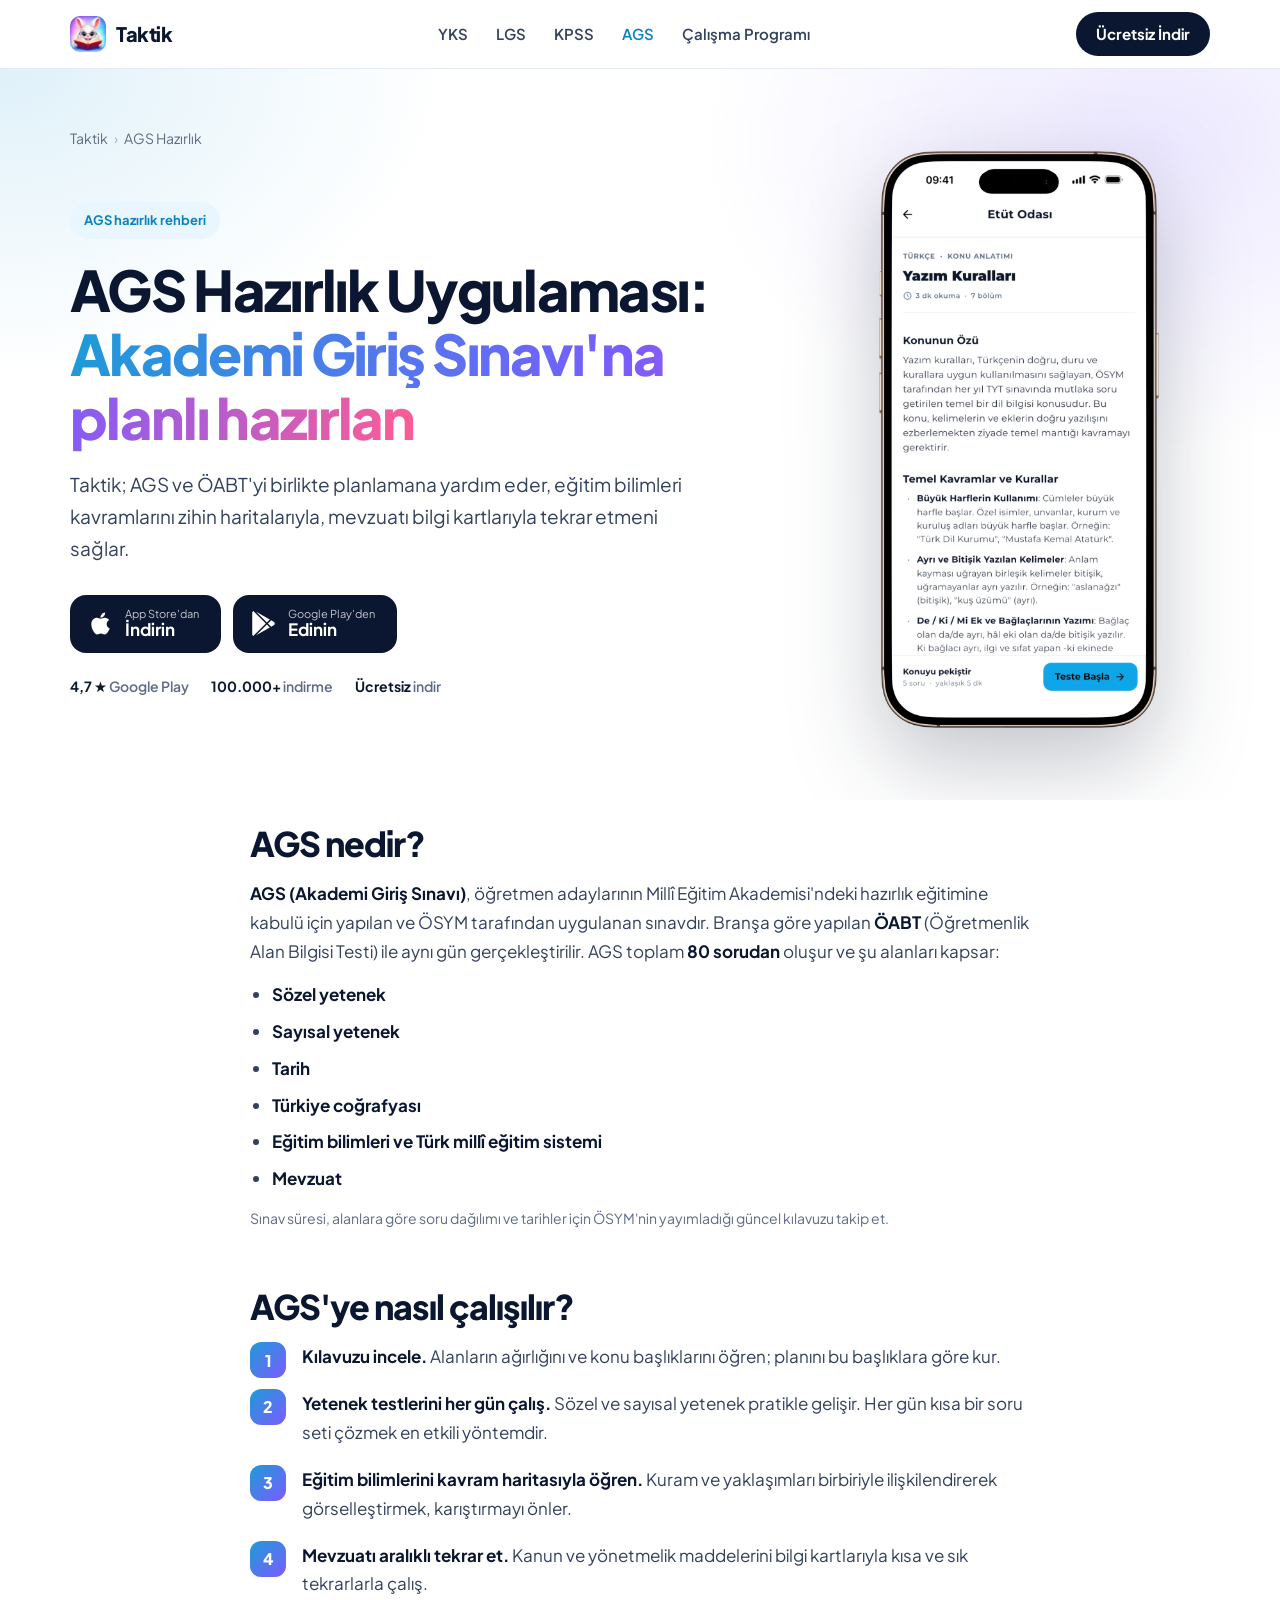
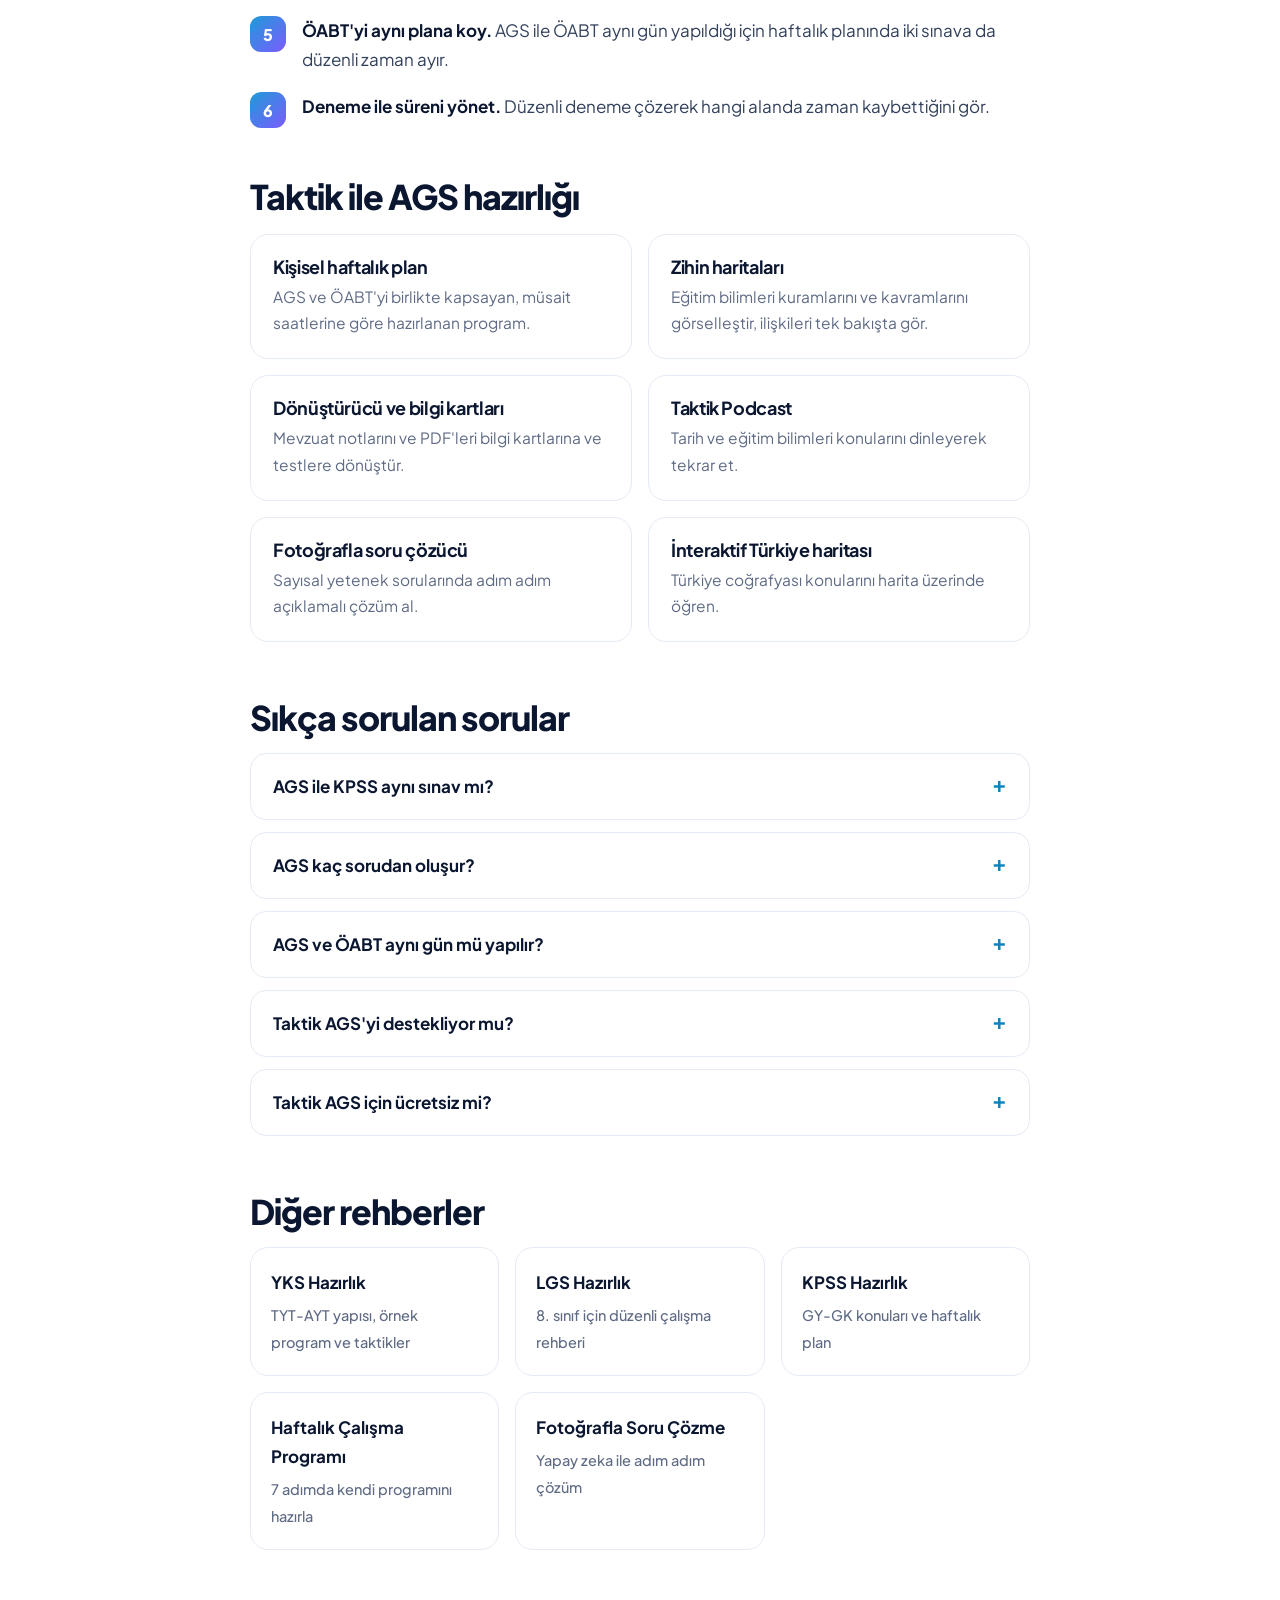
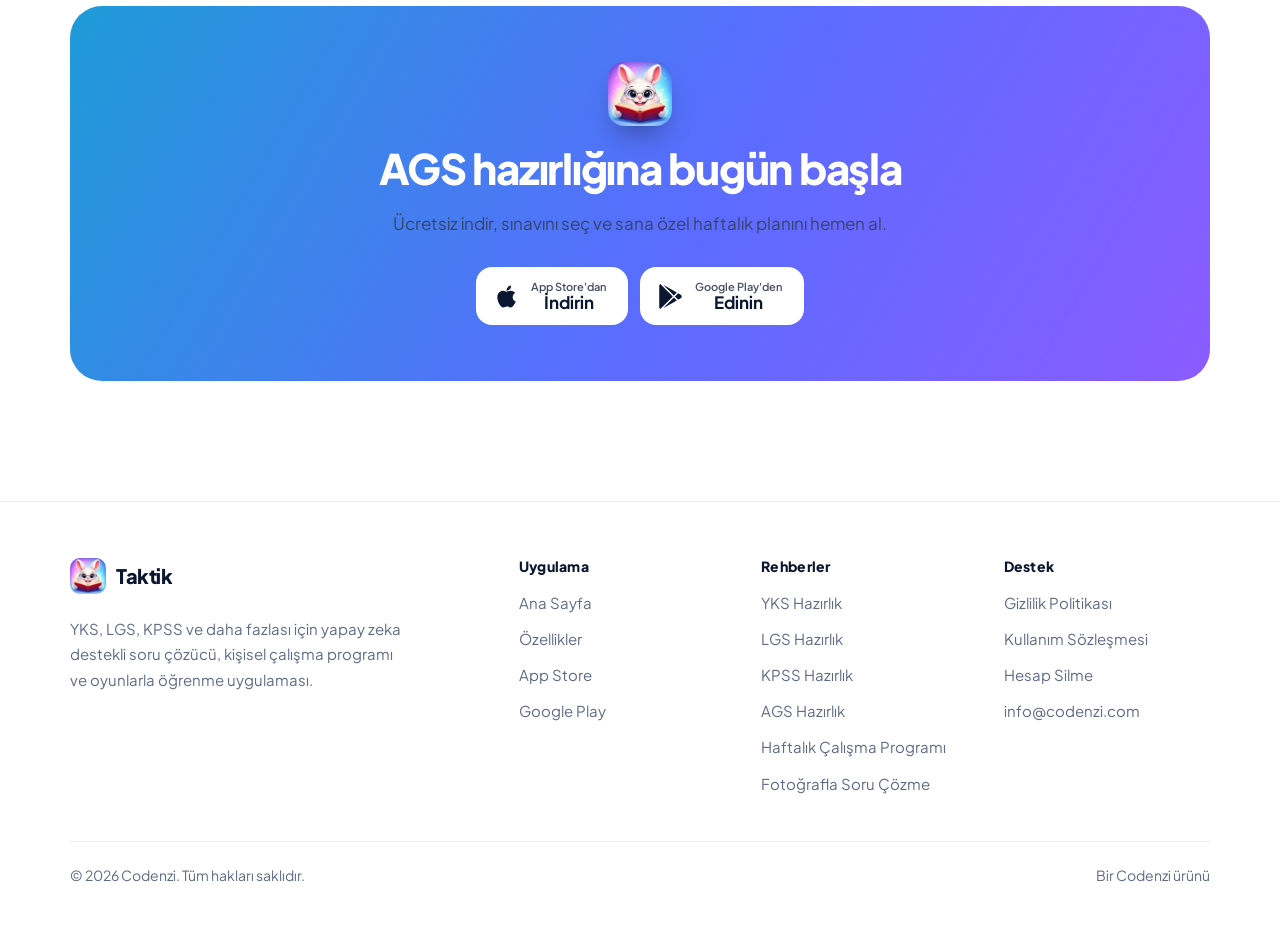
<file: ags/index.html>
<!DOCTYPE html>
<html lang="tr">
<head>
    <meta charset="UTF-8">
    <meta name="viewport" content="width=device-width, initial-scale=1.0, viewport-fit=cover">
    <title>AGS Hazırlık Uygulaması: Akademi Giriş Sınavı'na Çalış | Taktik</title>
    <meta name="description" content="Millî Eğitim Akademisi Giriş Sınavı (AGS) için kişisel çalışma programı; sözel ve sayısal yetenek, tarih, coğrafya, eğitim bilimleri ve mevzuat tekrarı. Taktik AI ile AGS&#x27;ye hazırlan.">
    <link rel="canonical" href="https://taktik.codenzi.com/ags/">
    <meta name="robots" content="index, follow, max-image-preview:large">
    <meta name="theme-color" content="#ffffff">
    <meta property="og:type" content="article">
    <meta property="og:site_name" content="Taktik">
    <meta property="og:locale" content="tr_TR">
    <meta property="og:title" content="AGS Hazırlık Uygulaması: Akademi Giriş Sınavı&#x27;na Çalış | Taktik">
    <meta property="og:description" content="Millî Eğitim Akademisi Giriş Sınavı (AGS) için kişisel çalışma programı; sözel ve sayısal yetenek, tarih, coğrafya, eğitim bilimleri ve mevzuat tekrarı. Taktik AI ile AGS&#x27;ye hazırlan.">
    <meta property="og:url" content="https://taktik.codenzi.com/ags/">
    <meta property="og:image" content="https://taktik.codenzi.com/og.jpg">
    <meta property="og:image:width" content="1200">
    <meta property="og:image:height" content="630">
    <meta name="twitter:card" content="summary_large_image">
    <meta name="apple-itunes-app" content="app-id=6755930518">
    <link rel="icon" type="image/png" sizes="48x48" href="/favicon-48.png">
    <link rel="icon" href="/favicon.ico" sizes="any">
    <link rel="apple-touch-icon" href="/apple-touch-icon.png">
    <link rel="manifest" href="/site.webmanifest">
    <link rel="preconnect" href="https://fonts.googleapis.com">
    <link rel="preconnect" href="https://fonts.gstatic.com" crossorigin>
    <link rel="stylesheet" href="https://fonts.googleapis.com/css2?family=Plus+Jakarta+Sans:wght@400;500;600;700;800&display=swap">
    <link rel="stylesheet" href="/assets/page.css?v=1">
    <script type="application/ld+json">{"@context": "https://schema.org", "@graph": [{"@type": "WebPage", "@id": "https://taktik.codenzi.com/ags/#webpage", "url": "https://taktik.codenzi.com/ags/", "name": "AGS Hazırlık Uygulaması: Akademi Giriş Sınavı'na Çalış | Taktik", "description": "Millî Eğitim Akademisi Giriş Sınavı (AGS) için kişisel çalışma programı; sözel ve sayısal yetenek, tarih, coğrafya, eğitim bilimleri ve mevzuat tekrarı. Taktik AI ile AGS'ye hazırlan.", "inLanguage": "tr-TR", "isPartOf": {"@id": "https://taktik.codenzi.com/#website"}, "about": {"@id": "https://taktik.codenzi.com/#app"}, "primaryImageOfPage": {"@type": "ImageObject", "url": "https://taktik.codenzi.com/img/ss-etut-odasi.webp"}, "dateModified": "2026-10-16", "breadcrumb": {"@id": "https://taktik.codenzi.com/ags/#breadcrumb"}}, {"@type": "BreadcrumbList", "@id": "https://taktik.codenzi.com/ags/#breadcrumb", "itemListElement": [{"@type": "ListItem", "position": 1, "name": "Taktik", "item": "https://taktik.codenzi.com/"}, {"@type": "ListItem", "position": 2, "name": "AGS Hazırlık", "item": "https://taktik.codenzi.com/ags/"}]}, {"@type": "FAQPage", "@id": "https://taktik.codenzi.com/ags/#faq", "mainEntity": [{"@type": "Question", "name": "AGS ile KPSS aynı sınav mı?", "acceptedAnswer": {"@type": "Answer", "text": "Hayır. AGS, öğretmen adaylarının Millî Eğitim Akademisi'ne girişi için yapılan ayrı bir sınavdır. Konu başlıkları KPSS GY-GK ve eğitim bilimleriyle büyük ölçüde örtüştüğü için bu alanlardaki çalışmaların AGS'ye de katkı sağlar."}}, {"@type": "Question", "name": "AGS kaç sorudan oluşur?", "acceptedAnswer": {"@type": "Answer", "text": "AGS toplam 80 sorudan oluşur. Alanlara göre dağılım ve sınav süresi için ÖSYM'nin güncel kılavuzunu kontrol etmeni öneririz."}}, {"@type": "Question", "name": "AGS ve ÖABT aynı gün mü yapılır?", "acceptedAnswer": {"@type": "Answer", "text": "Evet, AGS ve branşa göre yapılan ÖABT aynı gün gerçekleştirilir. Bu nedenle iki sınava birlikte hazırlanmak gerekir."}}, {"@type": "Question", "name": "Taktik AGS'yi destekliyor mu?", "acceptedAnswer": {"@type": "Answer", "text": "Evet. Taktik'te sınavını AGS olarak seçebilir, planını ve içeriklerini buna göre oluşturabilirsin."}}, {"@type": "Question", "name": "Taktik AGS için ücretsiz mi?", "acceptedAnswer": {"@type": "Answer", "text": "Taktik'i ücretsiz indirip kullanmaya başlayabilirsin. Tüm özellikleri sınırsız kullanmak için uygulama içinden Taktik Pro'ya geçebilirsin."}}]}, {"@type": "MobileApplication", "@id": "https://taktik.codenzi.com/#app", "name": "Taktik AI: Sınavlara Hazırlık", "operatingSystem": "iOS, Android", "applicationCategory": "EducationalApplication", "offers": {"@type": "Offer", "price": "0", "priceCurrency": "TRY"}, "aggregateRating": {"@type": "AggregateRating", "ratingValue": "4.7", "ratingCount": "2240", "bestRating": "5"}, "downloadUrl": ["https://play.google.com/store/apps/details?id=com.codenzi.taktik", "https://apps.apple.com/tr/app/taktik-ai-s%C4%B1navlara-haz%C4%B1rl%C4%B1k/id6755930518"]}]}</script>
</head>
<body>
<svg width="0" height="0" style="position:absolute" aria-hidden="true">
<symbol id="i-apple" viewBox="0 0 384 512"><path d="M318.7 268.7c-.2-36.7 16.4-64.4 50-84.8-18.8-26.9-47.2-41.7-84.7-44.6-35.5-2.8-74.3 20.7-88.5 20.7-15 0-49.4-19.7-76.4-19.7C63.3 141.2 4 184.8 4 273.5q0 39.3 14.4 81.2c12.8 36.7 59 126.7 107.2 125.2 25.2-.6 43-17.9 75.8-17.9 31.8 0 48.3 17.9 76.4 17.9 48.6-.7 90.4-82.5 102.6-119.3-65.2-30.7-61.7-90-61.7-91.9zm-56.6-164.2c27.3-32.4 24.8-61.9 24-72.5-24.1 1.4-52 16.4-67.9 34.9-17.5 19.8-27.8 44.3-25.6 71.9 26.1 2 49.9-11.4 69.5-34.3z"/></symbol>
<symbol id="i-play" viewBox="0 0 512 512"><path d="M325.3 234.3L104.6 13l280.8 161.2-60.1 60.1zM47 0C34 6.8 25.3 19.2 25.3 35.3v441.3c0 16.1 8.7 28.5 21.7 35.3l256.6-256L47 0zm425.2 225.6l-58.9-34.1-65.7 64.5 65.7 64.5 60.1-34.1c18-14.3 18-46.5-1.2-60.8zM104.6 499l280.8-161.2-60.1-60.1L104.6 499z"/></symbol>
</svg>
<header class="nav">
    <div class="container nav-inner">
        <a href="/" class="brand"><img src="/logo_inapp.webp" alt="" width="36" height="36">Taktik</a>
        <nav class="nav-links" aria-label="Rehberler"><a href="/yks/">YKS</a><a href="/lgs/">LGS</a><a href="/kpss/">KPSS</a><a href="/ags/" aria-current="page">AGS</a><a href="/haftalik-calisma-programi/">Çalışma Programı</a></nav>
        <a href="/link.html" class="btn">Ücretsiz İndir</a>
    </div>
</header>
<main>
    <section class="p-hero">
        <div class="container">
            <nav class="crumbs" aria-label="Sayfa yolu"><ol><li><a href="/">Taktik</a></li><li aria-current="page">AGS Hazırlık</li></ol></nav>
            <div class="p-hero-grid">
                <div>
                    <span class="eyebrow" style="margin-top:22px">AGS hazırlık rehberi</span>
                    <h1>AGS Hazırlık Uygulaması: <span class="grad">Akademi Giriş Sınavı'na planlı hazırlan</span></h1>
                    <p class="lead">Taktik; AGS ve ÖABT'yi birlikte planlamana yardım eder, eğitim bilimleri kavramlarını zihin haritalarıyla, mevzuatı bilgi kartlarıyla tekrar etmeni sağlar.</p>
                    <div class="store-btns">
    <a class="store-btn" href="https://apps.apple.com/tr/app/taktik-ai-s%C4%B1navlara-haz%C4%B1rl%C4%B1k/id6755930518" target="_blank" rel="noopener" aria-label="Taktik'i App Store'dan indir"><svg><use href="#i-apple"/></svg><span><small>App Store'dan</small><strong>İndirin</strong></span></a>
    <a class="store-btn" href="https://play.google.com/store/apps/details?id=com.codenzi.taktik" target="_blank" rel="noopener" aria-label="Taktik'i Google Play'den indir"><svg><use href="#i-play"/></svg><span><small>Google Play'den</small><strong>Edinin</strong></span></a>
</div>
                    <div class="trust"><span><b>4,7 ★</b> Google Play</span><span><b>100.000+</b> indirme</span><span><b>Ücretsiz</b> indir</span></div>
                </div>
                <img class="phone" src="/img/ss-etut-odasi.webp?v=2" alt="Taktik uygulamasında etüt odası konu anlatımı ekranı" width="873" height="1800" fetchpriority="high">
            </div>
        </div>
    </section>

    <article class="article">
        <div class="container narrow">
            
<section>
    <h2>AGS nedir?</h2>
    <p><strong>AGS (Akademi Giriş Sınavı)</strong>, öğretmen adaylarının Millî Eğitim Akademisi'ndeki hazırlık eğitimine kabulü için yapılan ve ÖSYM tarafından uygulanan sınavdır. Branşa göre yapılan <strong>ÖABT</strong> (Öğretmenlik Alan Bilgisi Testi) ile aynı gün gerçekleştirilir. AGS toplam <strong>80 sorudan</strong> oluşur ve şu alanları kapsar:</p>
    <ul>
        <li><strong>Sözel yetenek</strong></li>
        <li><strong>Sayısal yetenek</strong></li>
        <li><strong>Tarih</strong></li>
        <li><strong>Türkiye coğrafyası</strong></li>
        <li><strong>Eğitim bilimleri ve Türk millî eğitim sistemi</strong></li>
        <li><strong>Mevzuat</strong></li>
    </ul>
    <p class="note">Sınav süresi, alanlara göre soru dağılımı ve tarihler için ÖSYM'nin yayımladığı güncel kılavuzu takip et.</p>
</section>

<section>
    <h2>AGS'ye nasıl çalışılır?</h2>
    <ol class="steps"><li><strong>Kılavuzu incele.</strong> Alanların ağırlığını ve konu başlıklarını öğren; planını bu başlıklara göre kur.</li><li><strong>Yetenek testlerini her gün çalış.</strong> Sözel ve sayısal yetenek pratikle gelişir. Her gün kısa bir soru seti çözmek en etkili yöntemdir.</li><li><strong>Eğitim bilimlerini kavram haritasıyla öğren.</strong> Kuram ve yaklaşımları birbiriyle ilişkilendirerek görselleştirmek, karıştırmayı önler.</li><li><strong>Mevzuatı aralıklı tekrar et.</strong> Kanun ve yönetmelik maddelerini bilgi kartlarıyla kısa ve sık tekrarlarla çalış.</li><li><strong>ÖABT'yi aynı plana koy.</strong> AGS ile ÖABT aynı gün yapıldığı için haftalık planında iki sınava da düzenli zaman ayır.</li><li><strong>Deneme ile süreni yönet.</strong> Düzenli deneme çözerek hangi alanda zaman kaybettiğini gör.</li></ol>
</section>

<section>
    <h2>Taktik ile AGS hazırlığı</h2>
    <div class="features"><div class="feature"><h3>Kişisel haftalık plan</h3><p>AGS ve ÖABT'yi birlikte kapsayan, müsait saatlerine göre hazırlanan program.</p></div><div class="feature"><h3>Zihin haritaları</h3><p>Eğitim bilimleri kuramlarını ve kavramlarını görselleştir, ilişkileri tek bakışta gör.</p></div><div class="feature"><h3>Dönüştürücü ve bilgi kartları</h3><p>Mevzuat notlarını ve PDF'leri bilgi kartlarına ve testlere dönüştür.</p></div><div class="feature"><h3>Taktik Podcast</h3><p>Tarih ve eğitim bilimleri konularını dinleyerek tekrar et.</p></div><div class="feature"><h3>Fotoğrafla soru çözücü</h3><p>Sayısal yetenek sorularında adım adım açıklamalı çözüm al.</p></div><div class="feature"><h3>İnteraktif Türkiye haritası</h3><p>Türkiye coğrafyası konularını harita üzerinde öğren.</p></div></div>
</section>

            <section id="sss">
                <h2>Sıkça sorulan sorular</h2>
                <div class="faq"><details><summary>AGS ile KPSS aynı sınav mı?</summary><div class="answer"><p>Hayır. AGS, öğretmen adaylarının Millî Eğitim Akademisi'ne girişi için yapılan ayrı bir sınavdır. Konu başlıkları KPSS GY-GK ve eğitim bilimleriyle büyük ölçüde örtüştüğü için bu alanlardaki çalışmaların AGS'ye de katkı sağlar.</p></div></details><details><summary>AGS kaç sorudan oluşur?</summary><div class="answer"><p>AGS toplam 80 sorudan oluşur. Alanlara göre dağılım ve sınav süresi için ÖSYM'nin güncel kılavuzunu kontrol etmeni öneririz.</p></div></details><details><summary>AGS ve ÖABT aynı gün mü yapılır?</summary><div class="answer"><p>Evet, AGS ve branşa göre yapılan ÖABT aynı gün gerçekleştirilir. Bu nedenle iki sınava birlikte hazırlanmak gerekir.</p></div></details><details><summary>Taktik AGS'yi destekliyor mu?</summary><div class="answer"><p>Evet. Taktik'te sınavını AGS olarak seçebilir, planını ve içeriklerini buna göre oluşturabilirsin.</p></div></details><details><summary>Taktik AGS için ücretsiz mi?</summary><div class="answer"><p>Taktik'i ücretsiz indirip kullanmaya başlayabilirsin. Tüm özellikleri sınırsız kullanmak için uygulama içinden Taktik Pro'ya geçebilirsin.</p></div></details></div>
            </section>
            <section>
                <h2>Diğer rehberler</h2>
                <div class="related"><a href="/yks/"><strong>YKS Hazırlık</strong><span>TYT-AYT yapısı, örnek program ve taktikler</span></a><a href="/lgs/"><strong>LGS Hazırlık</strong><span>8. sınıf için düzenli çalışma rehberi</span></a><a href="/kpss/"><strong>KPSS Hazırlık</strong><span>GY-GK konuları ve haftalık plan</span></a><a href="/haftalik-calisma-programi/"><strong>Haftalık Çalışma Programı</strong><span>7 adımda kendi programını hazırla</span></a><a href="/soru-cozucu/"><strong>Fotoğrafla Soru Çözme</strong><span>Yapay zeka ile adım adım çözüm</span></a></div>
            </section>
        </div>
        <div class="container">
            <div class="cta">
                <img src="/logo_inapp.webp" alt="Taktik logosu" width="64" height="64" loading="lazy">
                <h2>AGS hazırlığına bugün başla</h2>
                <p>Ücretsiz indir, sınavını seç ve sana özel haftalık planını hemen al.</p>
                <div class="store-btns">
    <a class="store-btn" href="https://apps.apple.com/tr/app/taktik-ai-s%C4%B1navlara-haz%C4%B1rl%C4%B1k/id6755930518" target="_blank" rel="noopener" aria-label="Taktik'i App Store'dan indir"><svg><use href="#i-apple"/></svg><span><small>App Store'dan</small><strong>İndirin</strong></span></a>
    <a class="store-btn" href="https://play.google.com/store/apps/details?id=com.codenzi.taktik" target="_blank" rel="noopener" aria-label="Taktik'i Google Play'den indir"><svg><use href="#i-play"/></svg><span><small>Google Play'den</small><strong>Edinin</strong></span></a>
</div>
            </div>
        </div>
    </article>
</main>
<footer class="site">
    <div class="container">
        <div class="foot-grid">
            <div>
                <a href="/" class="brand"><img src="/logo_inapp.webp" alt="" width="36" height="36" loading="lazy">Taktik</a>
                <p>YKS, LGS, KPSS ve daha fazlası için yapay zeka destekli soru çözücü, kişisel çalışma programı ve oyunlarla öğrenme uygulaması.</p>
            </div>
            <div><h2>Uygulama</h2><ul>
                <li><a href="/">Ana Sayfa</a></li>
                <li><a href="/#ozellikler">Özellikler</a></li>
                <li><a href="https://apps.apple.com/tr/app/taktik-ai-s%C4%B1navlara-haz%C4%B1rl%C4%B1k/id6755930518" target="_blank" rel="noopener">App Store</a></li>
                <li><a href="https://play.google.com/store/apps/details?id=com.codenzi.taktik" target="_blank" rel="noopener">Google Play</a></li>
            </ul></div>
            <div><h2>Rehberler</h2><ul><li><a href="/yks/">YKS Hazırlık</a></li><li><a href="/lgs/">LGS Hazırlık</a></li><li><a href="/kpss/">KPSS Hazırlık</a></li><li><a href="/ags/">AGS Hazırlık</a></li><li><a href="/haftalik-calisma-programi/">Haftalık Çalışma Programı</a></li><li><a href="/soru-cozucu/">Fotoğrafla Soru Çözme</a></li></ul></div>
            <div><h2>Destek</h2><ul>
                <li><a href="https://www.codenzi.com/taktik-gizlilik-politikasi.html">Gizlilik Politikası</a></li>
                <li><a href="https://www.codenzi.com/taktik-kullanim-sozlesmesi.html">Kullanım Sözleşmesi</a></li>
                <li><a href="https://www.codenzi.com/taktik-hesap-silme.html">Hesap Silme</a></li>
                <li><a href="mailto:info@codenzi.com">info@codenzi.com</a></li>
            </ul></div>
        </div>
        <div class="foot-bottom"><span>© 2026 Codenzi. Tüm hakları saklıdır.</span><a href="https://www.codenzi.com">Bir Codenzi ürünü</a></div>
    </div>
</footer>
</body>
</html>
</file>
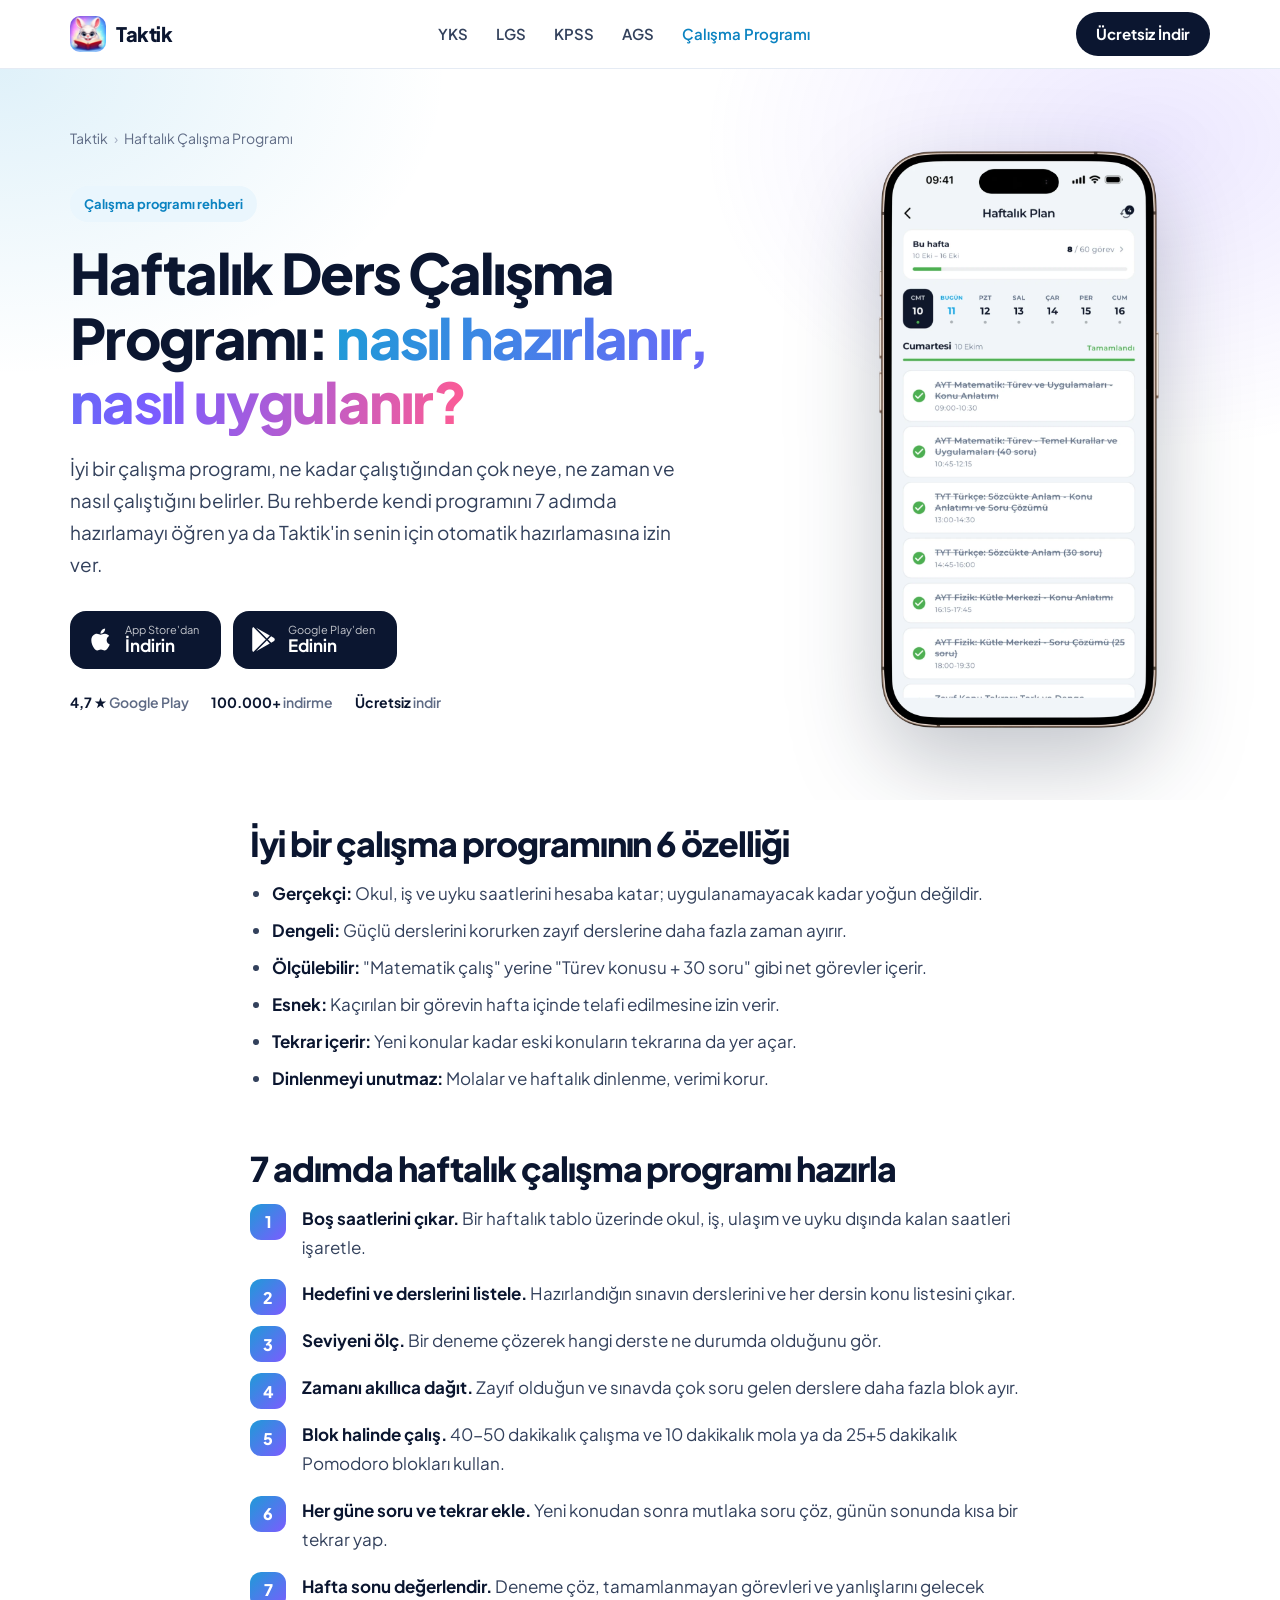
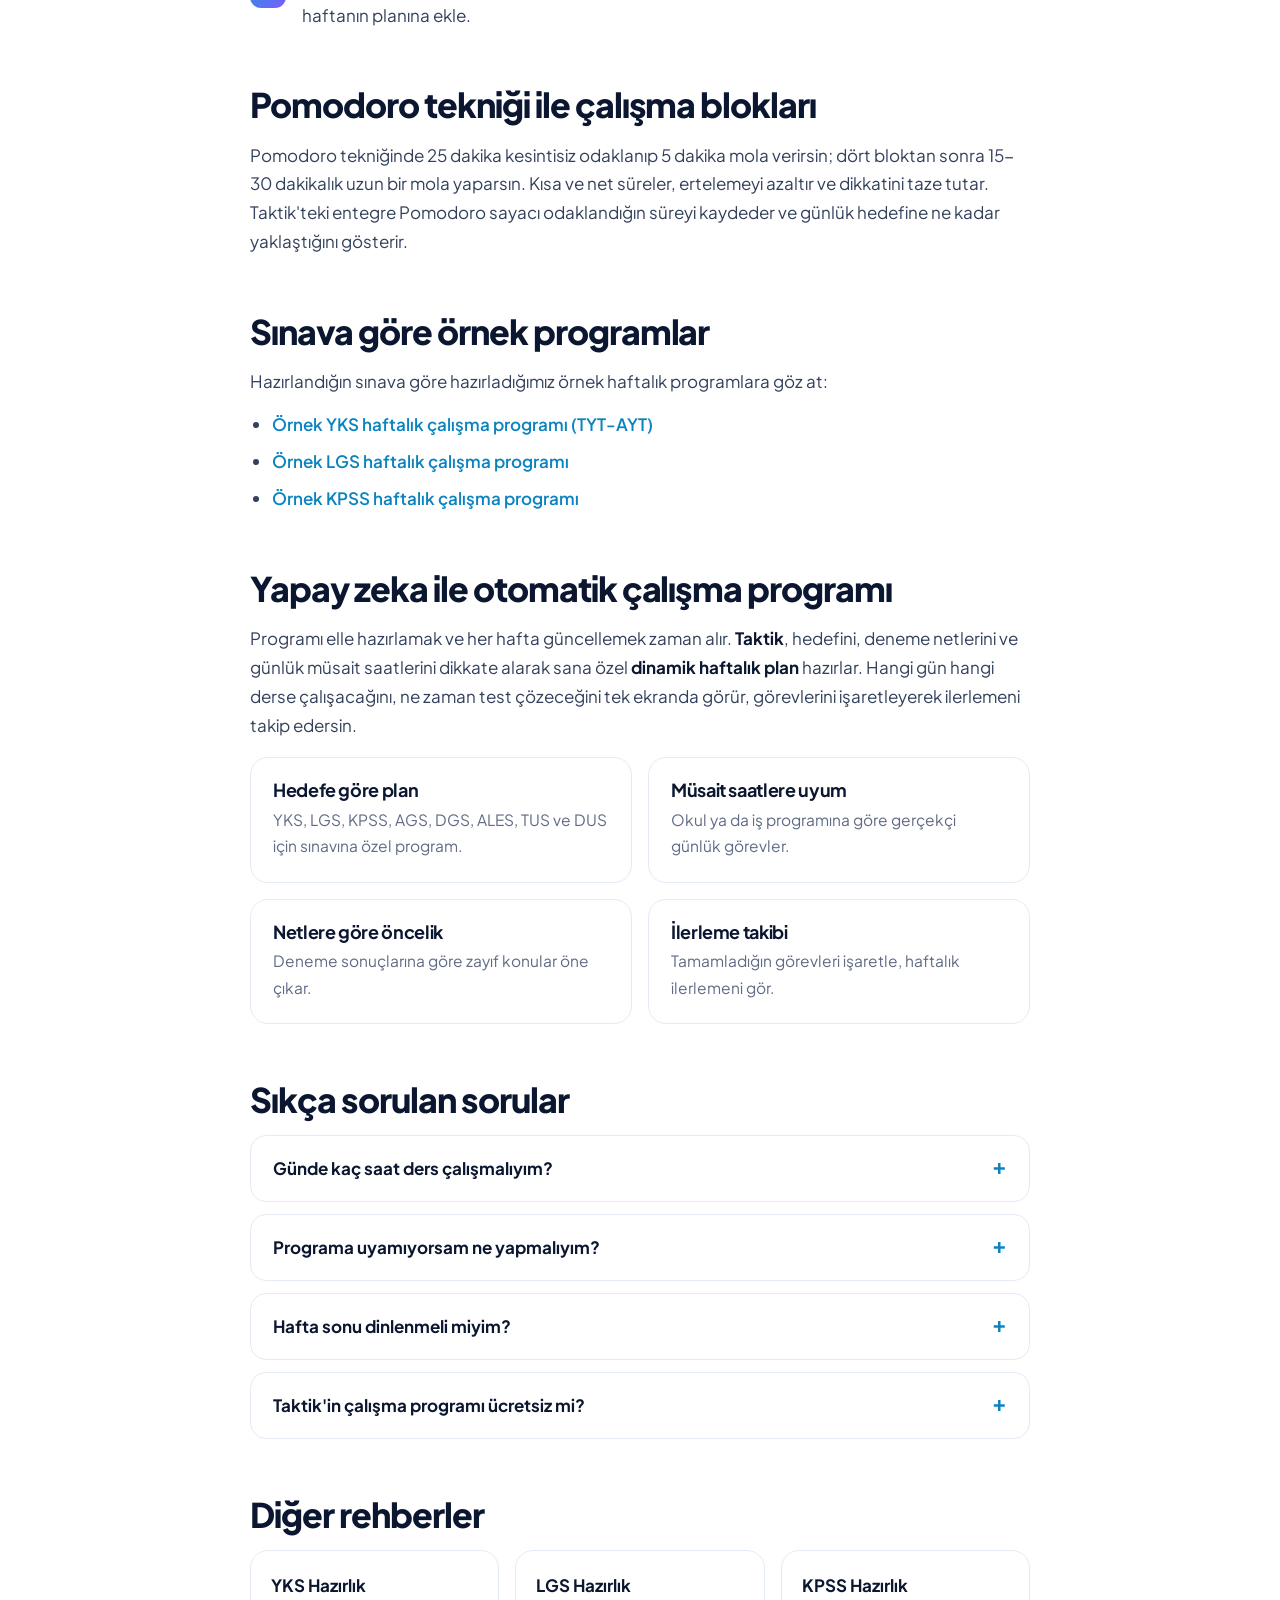
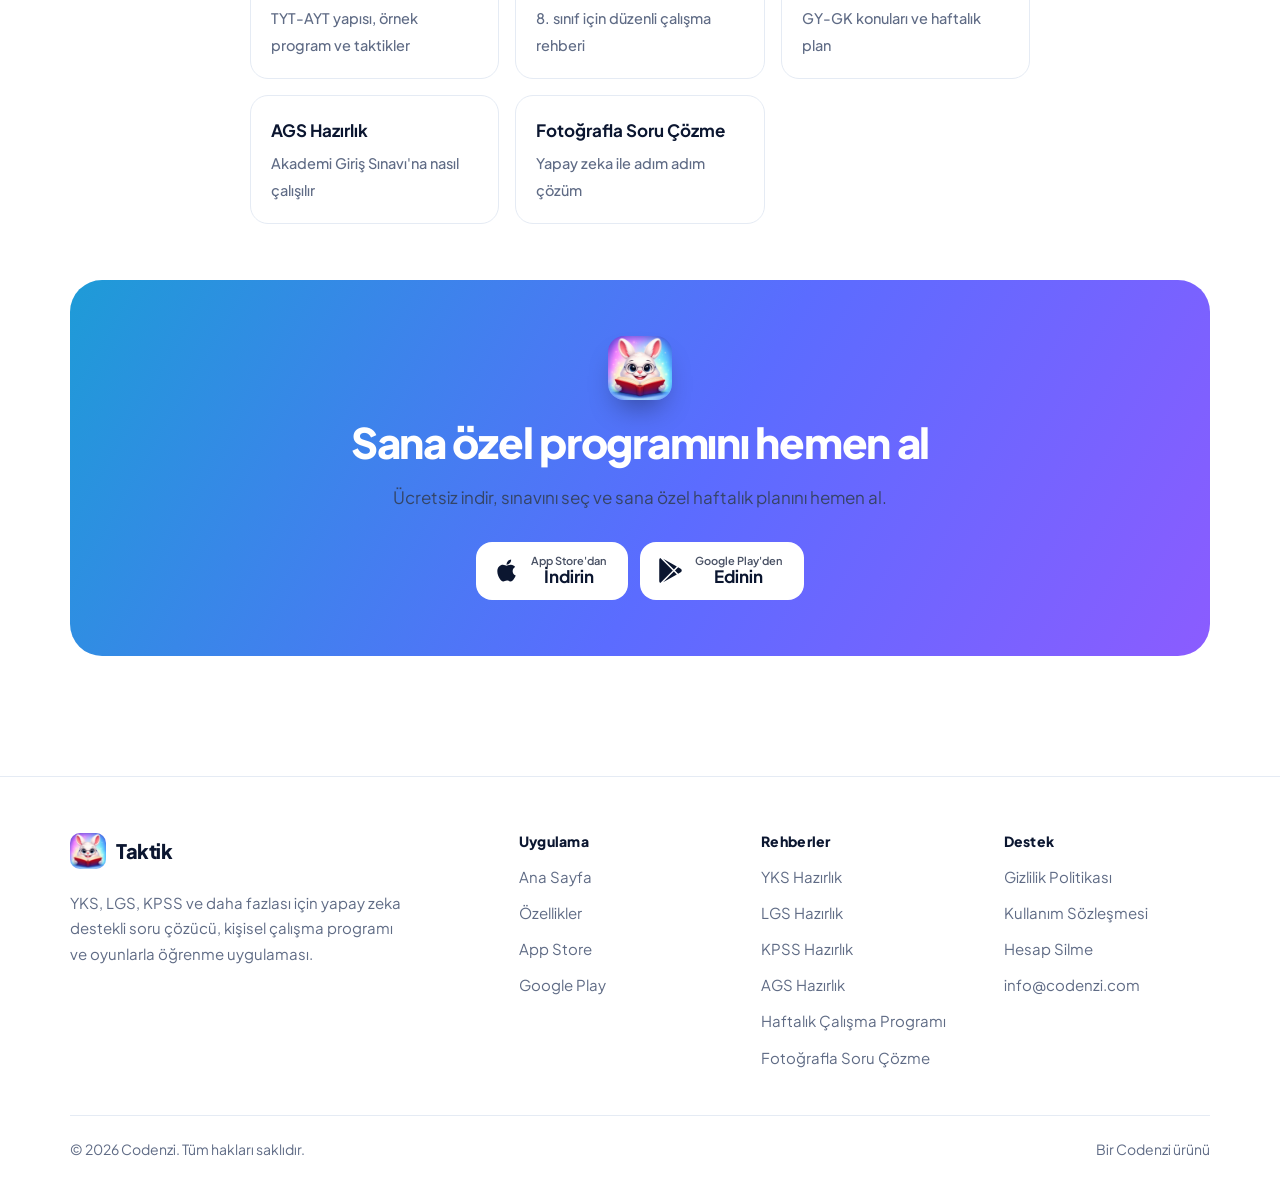
<file: haftalik-calisma-programi/index.html>
<!DOCTYPE html>
<html lang="tr">
<head>
    <meta charset="UTF-8">
    <meta name="viewport" content="width=device-width, initial-scale=1.0, viewport-fit=cover">
    <title>Haftalık Ders Çalışma Programı Nasıl Hazırlanır? YKS, LGS, KPSS | Taktik</title>
    <meta name="description" content="Etkili haftalık ders çalışma programı hazırlamanın 7 adımı, örnek programlar ve yapay zekayla sana özel program. YKS, LGS, KPSS ve AGS için ücretsiz Taktik uygulaması.">
    <link rel="canonical" href="https://taktik.codenzi.com/haftalik-calisma-programi/">
    <meta name="robots" content="index, follow, max-image-preview:large">
    <meta name="theme-color" content="#ffffff">
    <meta property="og:type" content="article">
    <meta property="og:site_name" content="Taktik">
    <meta property="og:locale" content="tr_TR">
    <meta property="og:title" content="Haftalık Ders Çalışma Programı Nasıl Hazırlanır? YKS, LGS, KPSS | Taktik">
    <meta property="og:description" content="Etkili haftalık ders çalışma programı hazırlamanın 7 adımı, örnek programlar ve yapay zekayla sana özel program. YKS, LGS, KPSS ve AGS için ücretsiz Taktik uygulaması.">
    <meta property="og:url" content="https://taktik.codenzi.com/haftalik-calisma-programi/">
    <meta property="og:image" content="https://taktik.codenzi.com/og.jpg">
    <meta property="og:image:width" content="1200">
    <meta property="og:image:height" content="630">
    <meta name="twitter:card" content="summary_large_image">
    <meta name="apple-itunes-app" content="app-id=6755930518">
    <link rel="icon" type="image/png" sizes="48x48" href="/favicon-48.png">
    <link rel="icon" href="/favicon.ico" sizes="any">
    <link rel="apple-touch-icon" href="/apple-touch-icon.png">
    <link rel="manifest" href="/site.webmanifest">
    <link rel="preconnect" href="https://fonts.googleapis.com">
    <link rel="preconnect" href="https://fonts.gstatic.com" crossorigin>
    <link rel="stylesheet" href="https://fonts.googleapis.com/css2?family=Plus+Jakarta+Sans:wght@400;500;600;700;800&display=swap">
    <link rel="stylesheet" href="/assets/page.css?v=1">
    <script type="application/ld+json">{"@context": "https://schema.org", "@graph": [{"@type": "WebPage", "@id": "https://taktik.codenzi.com/haftalik-calisma-programi/#webpage", "url": "https://taktik.codenzi.com/haftalik-calisma-programi/", "name": "Haftalık Ders Çalışma Programı Nasıl Hazırlanır? YKS, LGS, KPSS | Taktik", "description": "Etkili haftalık ders çalışma programı hazırlamanın 7 adımı, örnek programlar ve yapay zekayla sana özel program. YKS, LGS, KPSS ve AGS için ücretsiz Taktik uygulaması.", "inLanguage": "tr-TR", "isPartOf": {"@id": "https://taktik.codenzi.com/#website"}, "about": {"@id": "https://taktik.codenzi.com/#app"}, "primaryImageOfPage": {"@type": "ImageObject", "url": "https://taktik.codenzi.com/img/ss-haftalik-plan.webp"}, "dateModified": "2026-10-16", "breadcrumb": {"@id": "https://taktik.codenzi.com/haftalik-calisma-programi/#breadcrumb"}}, {"@type": "BreadcrumbList", "@id": "https://taktik.codenzi.com/haftalik-calisma-programi/#breadcrumb", "itemListElement": [{"@type": "ListItem", "position": 1, "name": "Taktik", "item": "https://taktik.codenzi.com/"}, {"@type": "ListItem", "position": 2, "name": "Haftalık Çalışma Programı", "item": "https://taktik.codenzi.com/haftalik-calisma-programi/"}]}, {"@type": "FAQPage", "@id": "https://taktik.codenzi.com/haftalik-calisma-programi/#faq", "mainEntity": [{"@type": "Question", "name": "Günde kaç saat ders çalışmalıyım?", "acceptedAnswer": {"@type": "Answer", "text": "Bu; sınavına, seviyene ve boş zamanına bağlıdır. Genel olarak okul ya da iş sonrası 2-4 saatlik verimli çalışma, düzenli sürdürüldüğünde uzun ve düzensiz maratonlardan daha iyi sonuç verir."}}, {"@type": "Question", "name": "Programa uyamıyorsam ne yapmalıyım?", "acceptedAnswer": {"@type": "Answer", "text": "Programın fazla yoğun olabilir. Görevleri küçült, haftaya bir telafi boşluğu ekle ve her hafta sonunda planını gerçekleşenlere göre güncelle."}}, {"@type": "Question", "name": "Hafta sonu dinlenmeli miyim?", "acceptedAnswer": {"@type": "Answer", "text": "Evet. Haftada en az yarım gün tam dinlenme, uzun vadede motivasyonu ve verimi korur."}}, {"@type": "Question", "name": "Taktik'in çalışma programı ücretsiz mi?", "acceptedAnswer": {"@type": "Answer", "text": "Taktik'i ücretsiz indirip kullanmaya başlayabilirsin. Tüm özellikleri sınırsız kullanmak için uygulama içinden Taktik Pro'ya geçebilirsin."}}]}, {"@type": "MobileApplication", "@id": "https://taktik.codenzi.com/#app", "name": "Taktik AI: Sınavlara Hazırlık", "operatingSystem": "iOS, Android", "applicationCategory": "EducationalApplication", "offers": {"@type": "Offer", "price": "0", "priceCurrency": "TRY"}, "aggregateRating": {"@type": "AggregateRating", "ratingValue": "4.7", "ratingCount": "2240", "bestRating": "5"}, "downloadUrl": ["https://play.google.com/store/apps/details?id=com.codenzi.taktik", "https://apps.apple.com/tr/app/taktik-ai-s%C4%B1navlara-haz%C4%B1rl%C4%B1k/id6755930518"]}]}</script>
</head>
<body>
<svg width="0" height="0" style="position:absolute" aria-hidden="true">
<symbol id="i-apple" viewBox="0 0 384 512"><path d="M318.7 268.7c-.2-36.7 16.4-64.4 50-84.8-18.8-26.9-47.2-41.7-84.7-44.6-35.5-2.8-74.3 20.7-88.5 20.7-15 0-49.4-19.7-76.4-19.7C63.3 141.2 4 184.8 4 273.5q0 39.3 14.4 81.2c12.8 36.7 59 126.7 107.2 125.2 25.2-.6 43-17.9 75.8-17.9 31.8 0 48.3 17.9 76.4 17.9 48.6-.7 90.4-82.5 102.6-119.3-65.2-30.7-61.7-90-61.7-91.9zm-56.6-164.2c27.3-32.4 24.8-61.9 24-72.5-24.1 1.4-52 16.4-67.9 34.9-17.5 19.8-27.8 44.3-25.6 71.9 26.1 2 49.9-11.4 69.5-34.3z"/></symbol>
<symbol id="i-play" viewBox="0 0 512 512"><path d="M325.3 234.3L104.6 13l280.8 161.2-60.1 60.1zM47 0C34 6.8 25.3 19.2 25.3 35.3v441.3c0 16.1 8.7 28.5 21.7 35.3l256.6-256L47 0zm425.2 225.6l-58.9-34.1-65.7 64.5 65.7 64.5 60.1-34.1c18-14.3 18-46.5-1.2-60.8zM104.6 499l280.8-161.2-60.1-60.1L104.6 499z"/></symbol>
</svg>
<header class="nav">
    <div class="container nav-inner">
        <a href="/" class="brand"><img src="/logo_inapp.webp" alt="" width="36" height="36">Taktik</a>
        <nav class="nav-links" aria-label="Rehberler"><a href="/yks/">YKS</a><a href="/lgs/">LGS</a><a href="/kpss/">KPSS</a><a href="/ags/">AGS</a><a href="/haftalik-calisma-programi/" aria-current="page">Çalışma Programı</a></nav>
        <a href="/link.html" class="btn">Ücretsiz İndir</a>
    </div>
</header>
<main>
    <section class="p-hero">
        <div class="container">
            <nav class="crumbs" aria-label="Sayfa yolu"><ol><li><a href="/">Taktik</a></li><li aria-current="page">Haftalık Çalışma Programı</li></ol></nav>
            <div class="p-hero-grid">
                <div>
                    <span class="eyebrow" style="margin-top:22px">Çalışma programı rehberi</span>
                    <h1>Haftalık Ders Çalışma Programı: <span class="grad">nasıl hazırlanır, nasıl uygulanır?</span></h1>
                    <p class="lead">İyi bir çalışma programı, ne kadar çalıştığından çok neye, ne zaman ve nasıl çalıştığını belirler. Bu rehberde kendi programını 7 adımda hazırlamayı öğren ya da Taktik'in senin için otomatik hazırlamasına izin ver.</p>
                    <div class="store-btns">
    <a class="store-btn" href="https://apps.apple.com/tr/app/taktik-ai-s%C4%B1navlara-haz%C4%B1rl%C4%B1k/id6755930518" target="_blank" rel="noopener" aria-label="Taktik'i App Store'dan indir"><svg><use href="#i-apple"/></svg><span><small>App Store'dan</small><strong>İndirin</strong></span></a>
    <a class="store-btn" href="https://play.google.com/store/apps/details?id=com.codenzi.taktik" target="_blank" rel="noopener" aria-label="Taktik'i Google Play'den indir"><svg><use href="#i-play"/></svg><span><small>Google Play'den</small><strong>Edinin</strong></span></a>
</div>
                    <div class="trust"><span><b>4,7 ★</b> Google Play</span><span><b>100.000+</b> indirme</span><span><b>Ücretsiz</b> indir</span></div>
                </div>
                <img class="phone" src="/img/ss-haftalik-plan.webp?v=2" alt="Taktik uygulamasında haftalık çalışma planı ekranı" width="873" height="1800" fetchpriority="high">
            </div>
        </div>
    </section>

    <article class="article">
        <div class="container narrow">
            
<section>
    <h2>İyi bir çalışma programının 6 özelliği</h2>
    <ul>
        <li><strong>Gerçekçi:</strong> Okul, iş ve uyku saatlerini hesaba katar; uygulanamayacak kadar yoğun değildir.</li>
        <li><strong>Dengeli:</strong> Güçlü derslerini korurken zayıf derslerine daha fazla zaman ayırır.</li>
        <li><strong>Ölçülebilir:</strong> "Matematik çalış" yerine "Türev konusu + 30 soru" gibi net görevler içerir.</li>
        <li><strong>Esnek:</strong> Kaçırılan bir görevin hafta içinde telafi edilmesine izin verir.</li>
        <li><strong>Tekrar içerir:</strong> Yeni konular kadar eski konuların tekrarına da yer açar.</li>
        <li><strong>Dinlenmeyi unutmaz:</strong> Molalar ve haftalık dinlenme, verimi korur.</li>
    </ul>
</section>

<section>
    <h2>7 adımda haftalık çalışma programı hazırla</h2>
    <ol class="steps"><li><strong>Boş saatlerini çıkar.</strong> Bir haftalık tablo üzerinde okul, iş, ulaşım ve uyku dışında kalan saatleri işaretle.</li><li><strong>Hedefini ve derslerini listele.</strong> Hazırlandığın sınavın derslerini ve her dersin konu listesini çıkar.</li><li><strong>Seviyeni ölç.</strong> Bir deneme çözerek hangi derste ne durumda olduğunu gör.</li><li><strong>Zamanı akıllıca dağıt.</strong> Zayıf olduğun ve sınavda çok soru gelen derslere daha fazla blok ayır.</li><li><strong>Blok halinde çalış.</strong> 40-50 dakikalık çalışma ve 10 dakikalık mola ya da 25+5 dakikalık Pomodoro blokları kullan.</li><li><strong>Her güne soru ve tekrar ekle.</strong> Yeni konudan sonra mutlaka soru çöz, günün sonunda kısa bir tekrar yap.</li><li><strong>Hafta sonu değerlendir.</strong> Deneme çöz, tamamlanmayan görevleri ve yanlışlarını gelecek haftanın planına ekle.</li></ol>
</section>

<section>
    <h2>Pomodoro tekniği ile çalışma blokları</h2>
    <p>Pomodoro tekniğinde 25 dakika kesintisiz odaklanıp 5 dakika mola verirsin; dört bloktan sonra 15-30 dakikalık uzun bir mola yaparsın. Kısa ve net süreler, ertelemeyi azaltır ve dikkatini taze tutar. Taktik'teki entegre Pomodoro sayacı odaklandığın süreyi kaydeder ve günlük hedefine ne kadar yaklaştığını gösterir.</p>
</section>

<section>
    <h2>Sınava göre örnek programlar</h2>
    <p>Hazırlandığın sınava göre hazırladığımız örnek haftalık programlara göz at:</p>
    <ul>
        <li><a href="/yks/#ornek-program">Örnek YKS haftalık çalışma programı (TYT-AYT)</a></li>
        <li><a href="/lgs/#ornek-program">Örnek LGS haftalık çalışma programı</a></li>
        <li><a href="/kpss/#ornek-program">Örnek KPSS haftalık çalışma programı</a></li>
    </ul>
</section>

<section>
    <h2>Yapay zeka ile otomatik çalışma programı</h2>
    <p>Programı elle hazırlamak ve her hafta güncellemek zaman alır. <strong>Taktik</strong>, hedefini, deneme netlerini ve günlük müsait saatlerini dikkate alarak sana özel <strong>dinamik haftalık plan</strong> hazırlar. Hangi gün hangi derse çalışacağını, ne zaman test çözeceğini tek ekranda görür, görevlerini işaretleyerek ilerlemeni takip edersin.</p>
    <div class="features"><div class="feature"><h3>Hedefe göre plan</h3><p>YKS, LGS, KPSS, AGS, DGS, ALES, TUS ve DUS için sınavına özel program.</p></div><div class="feature"><h3>Müsait saatlere uyum</h3><p>Okul ya da iş programına göre gerçekçi günlük görevler.</p></div><div class="feature"><h3>Netlere göre öncelik</h3><p>Deneme sonuçlarına göre zayıf konular öne çıkar.</p></div><div class="feature"><h3>İlerleme takibi</h3><p>Tamamladığın görevleri işaretle, haftalık ilerlemeni gör.</p></div></div>
</section>

            <section id="sss">
                <h2>Sıkça sorulan sorular</h2>
                <div class="faq"><details><summary>Günde kaç saat ders çalışmalıyım?</summary><div class="answer"><p>Bu; sınavına, seviyene ve boş zamanına bağlıdır. Genel olarak okul ya da iş sonrası 2-4 saatlik verimli çalışma, düzenli sürdürüldüğünde uzun ve düzensiz maratonlardan daha iyi sonuç verir.</p></div></details><details><summary>Programa uyamıyorsam ne yapmalıyım?</summary><div class="answer"><p>Programın fazla yoğun olabilir. Görevleri küçült, haftaya bir telafi boşluğu ekle ve her hafta sonunda planını gerçekleşenlere göre güncelle.</p></div></details><details><summary>Hafta sonu dinlenmeli miyim?</summary><div class="answer"><p>Evet. Haftada en az yarım gün tam dinlenme, uzun vadede motivasyonu ve verimi korur.</p></div></details><details><summary>Taktik'in çalışma programı ücretsiz mi?</summary><div class="answer"><p>Taktik'i ücretsiz indirip kullanmaya başlayabilirsin. Tüm özellikleri sınırsız kullanmak için uygulama içinden Taktik Pro'ya geçebilirsin.</p></div></details></div>
            </section>
            <section>
                <h2>Diğer rehberler</h2>
                <div class="related"><a href="/yks/"><strong>YKS Hazırlık</strong><span>TYT-AYT yapısı, örnek program ve taktikler</span></a><a href="/lgs/"><strong>LGS Hazırlık</strong><span>8. sınıf için düzenli çalışma rehberi</span></a><a href="/kpss/"><strong>KPSS Hazırlık</strong><span>GY-GK konuları ve haftalık plan</span></a><a href="/ags/"><strong>AGS Hazırlık</strong><span>Akademi Giriş Sınavı'na nasıl çalışılır</span></a><a href="/soru-cozucu/"><strong>Fotoğrafla Soru Çözme</strong><span>Yapay zeka ile adım adım çözüm</span></a></div>
            </section>
        </div>
        <div class="container">
            <div class="cta">
                <img src="/logo_inapp.webp" alt="Taktik logosu" width="64" height="64" loading="lazy">
                <h2>Sana özel programını hemen al</h2>
                <p>Ücretsiz indir, sınavını seç ve sana özel haftalık planını hemen al.</p>
                <div class="store-btns">
    <a class="store-btn" href="https://apps.apple.com/tr/app/taktik-ai-s%C4%B1navlara-haz%C4%B1rl%C4%B1k/id6755930518" target="_blank" rel="noopener" aria-label="Taktik'i App Store'dan indir"><svg><use href="#i-apple"/></svg><span><small>App Store'dan</small><strong>İndirin</strong></span></a>
    <a class="store-btn" href="https://play.google.com/store/apps/details?id=com.codenzi.taktik" target="_blank" rel="noopener" aria-label="Taktik'i Google Play'den indir"><svg><use href="#i-play"/></svg><span><small>Google Play'den</small><strong>Edinin</strong></span></a>
</div>
            </div>
        </div>
    </article>
</main>
<footer class="site">
    <div class="container">
        <div class="foot-grid">
            <div>
                <a href="/" class="brand"><img src="/logo_inapp.webp" alt="" width="36" height="36" loading="lazy">Taktik</a>
                <p>YKS, LGS, KPSS ve daha fazlası için yapay zeka destekli soru çözücü, kişisel çalışma programı ve oyunlarla öğrenme uygulaması.</p>
            </div>
            <div><h2>Uygulama</h2><ul>
                <li><a href="/">Ana Sayfa</a></li>
                <li><a href="/#ozellikler">Özellikler</a></li>
                <li><a href="https://apps.apple.com/tr/app/taktik-ai-s%C4%B1navlara-haz%C4%B1rl%C4%B1k/id6755930518" target="_blank" rel="noopener">App Store</a></li>
                <li><a href="https://play.google.com/store/apps/details?id=com.codenzi.taktik" target="_blank" rel="noopener">Google Play</a></li>
            </ul></div>
            <div><h2>Rehberler</h2><ul><li><a href="/yks/">YKS Hazırlık</a></li><li><a href="/lgs/">LGS Hazırlık</a></li><li><a href="/kpss/">KPSS Hazırlık</a></li><li><a href="/ags/">AGS Hazırlık</a></li><li><a href="/haftalik-calisma-programi/">Haftalık Çalışma Programı</a></li><li><a href="/soru-cozucu/">Fotoğrafla Soru Çözme</a></li></ul></div>
            <div><h2>Destek</h2><ul>
                <li><a href="https://www.codenzi.com/taktik-gizlilik-politikasi.html">Gizlilik Politikası</a></li>
                <li><a href="https://www.codenzi.com/taktik-kullanim-sozlesmesi.html">Kullanım Sözleşmesi</a></li>
                <li><a href="https://www.codenzi.com/taktik-hesap-silme.html">Hesap Silme</a></li>
                <li><a href="mailto:info@codenzi.com">info@codenzi.com</a></li>
            </ul></div>
        </div>
        <div class="foot-bottom"><span>© 2026 Codenzi. Tüm hakları saklıdır.</span><a href="https://www.codenzi.com">Bir Codenzi ürünü</a></div>
    </div>
</footer>
</body>
</html>
</file>
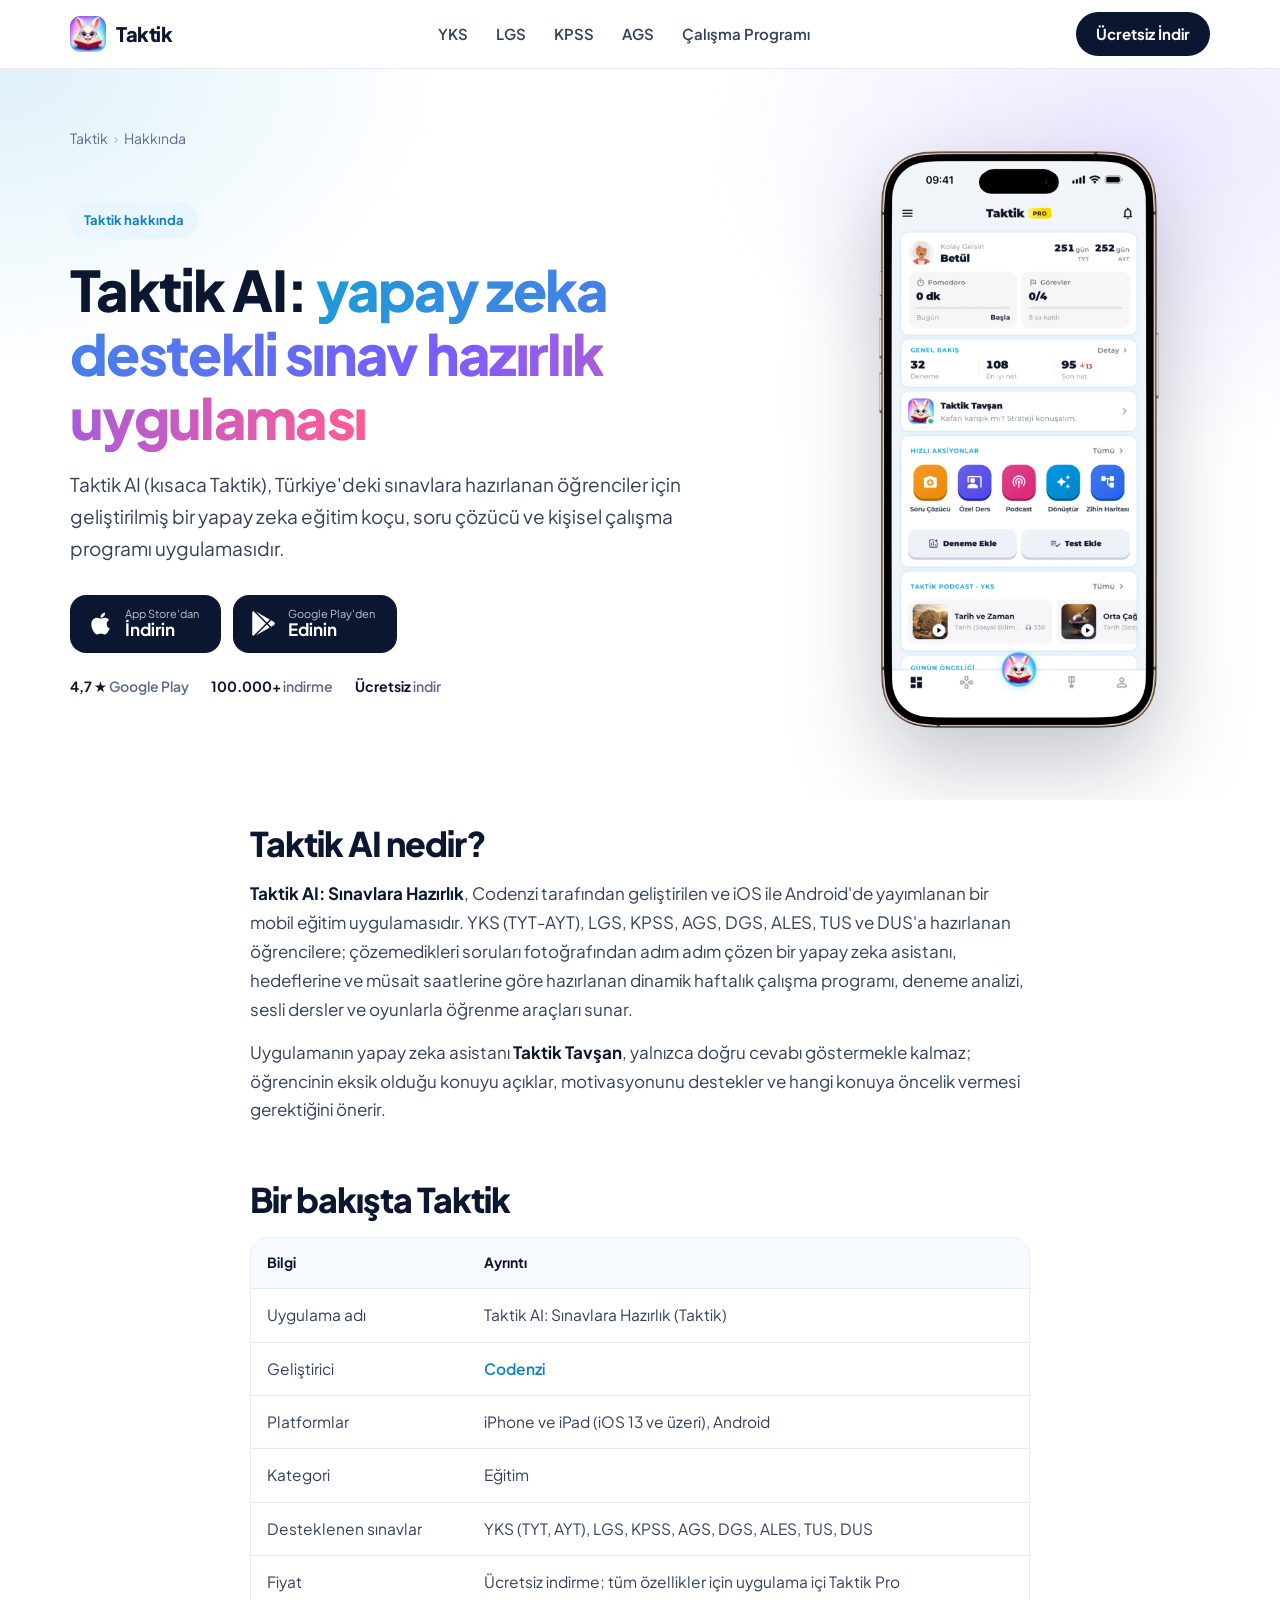
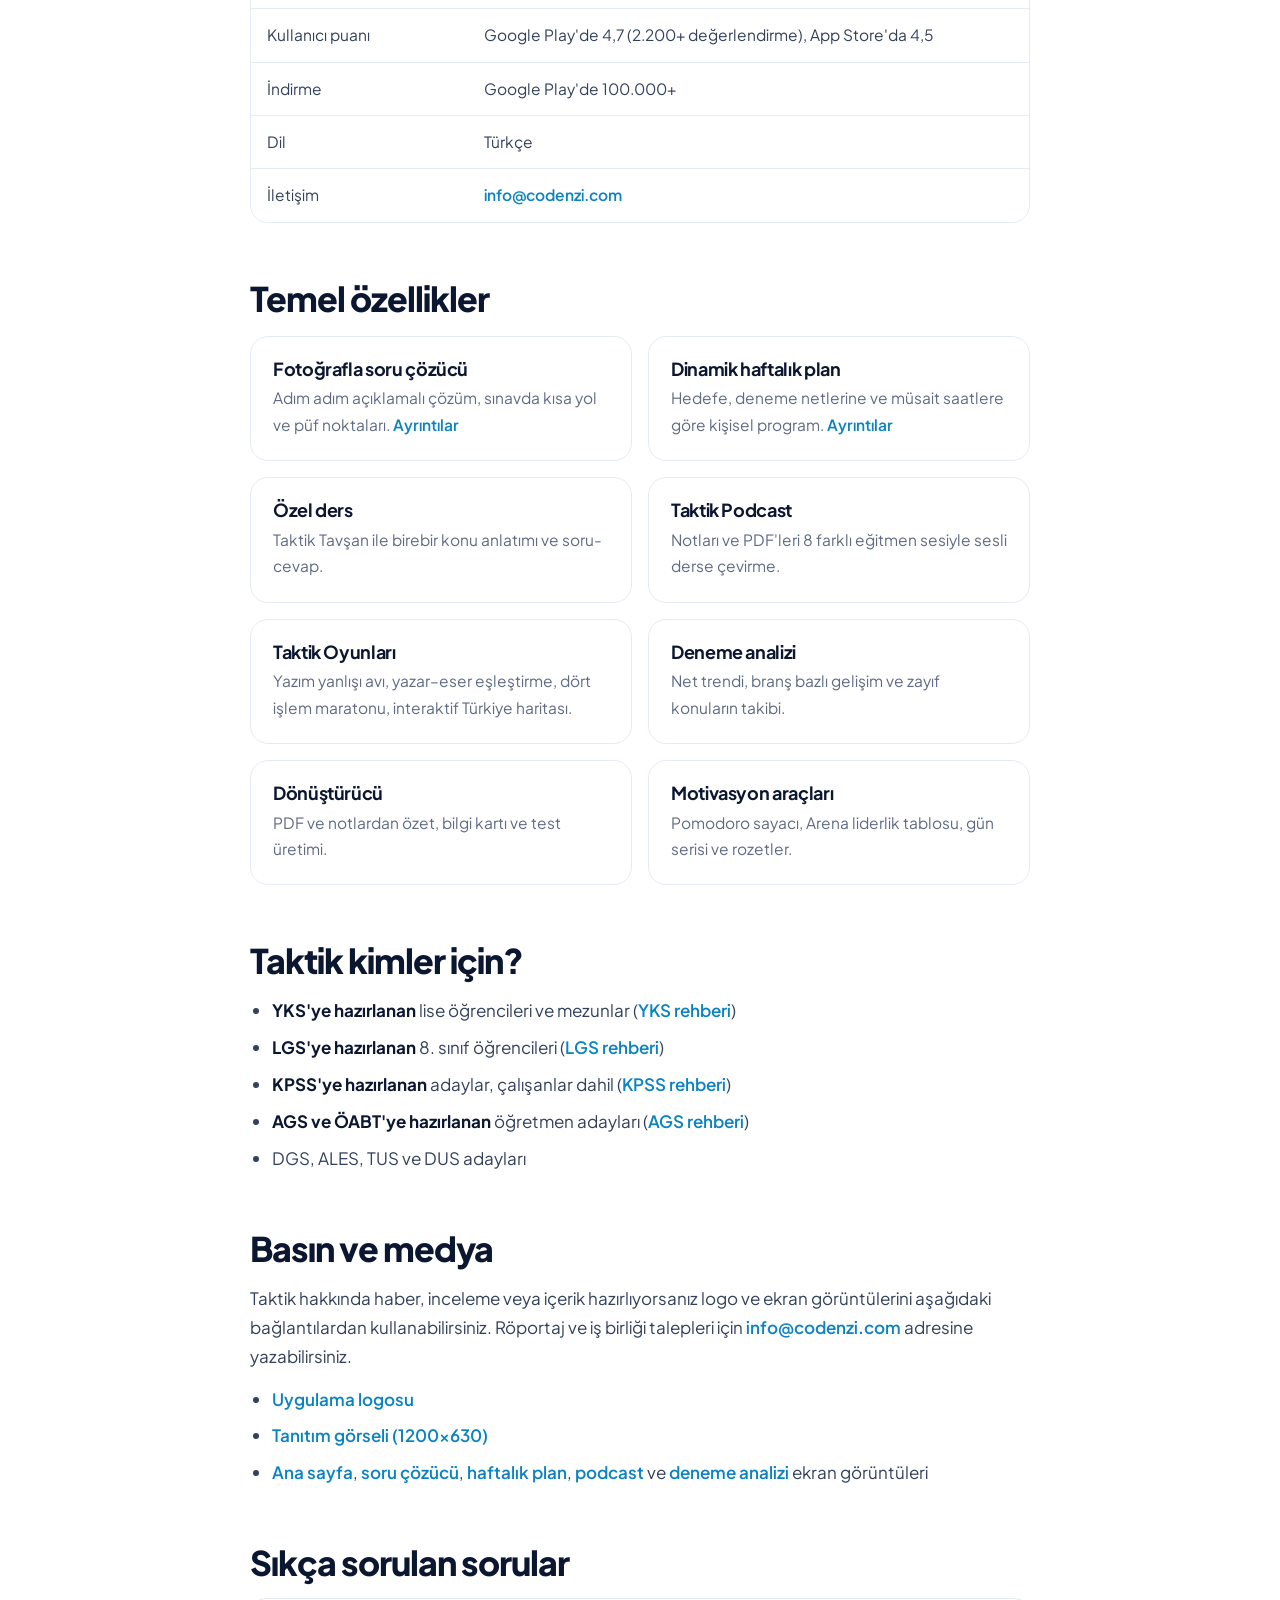
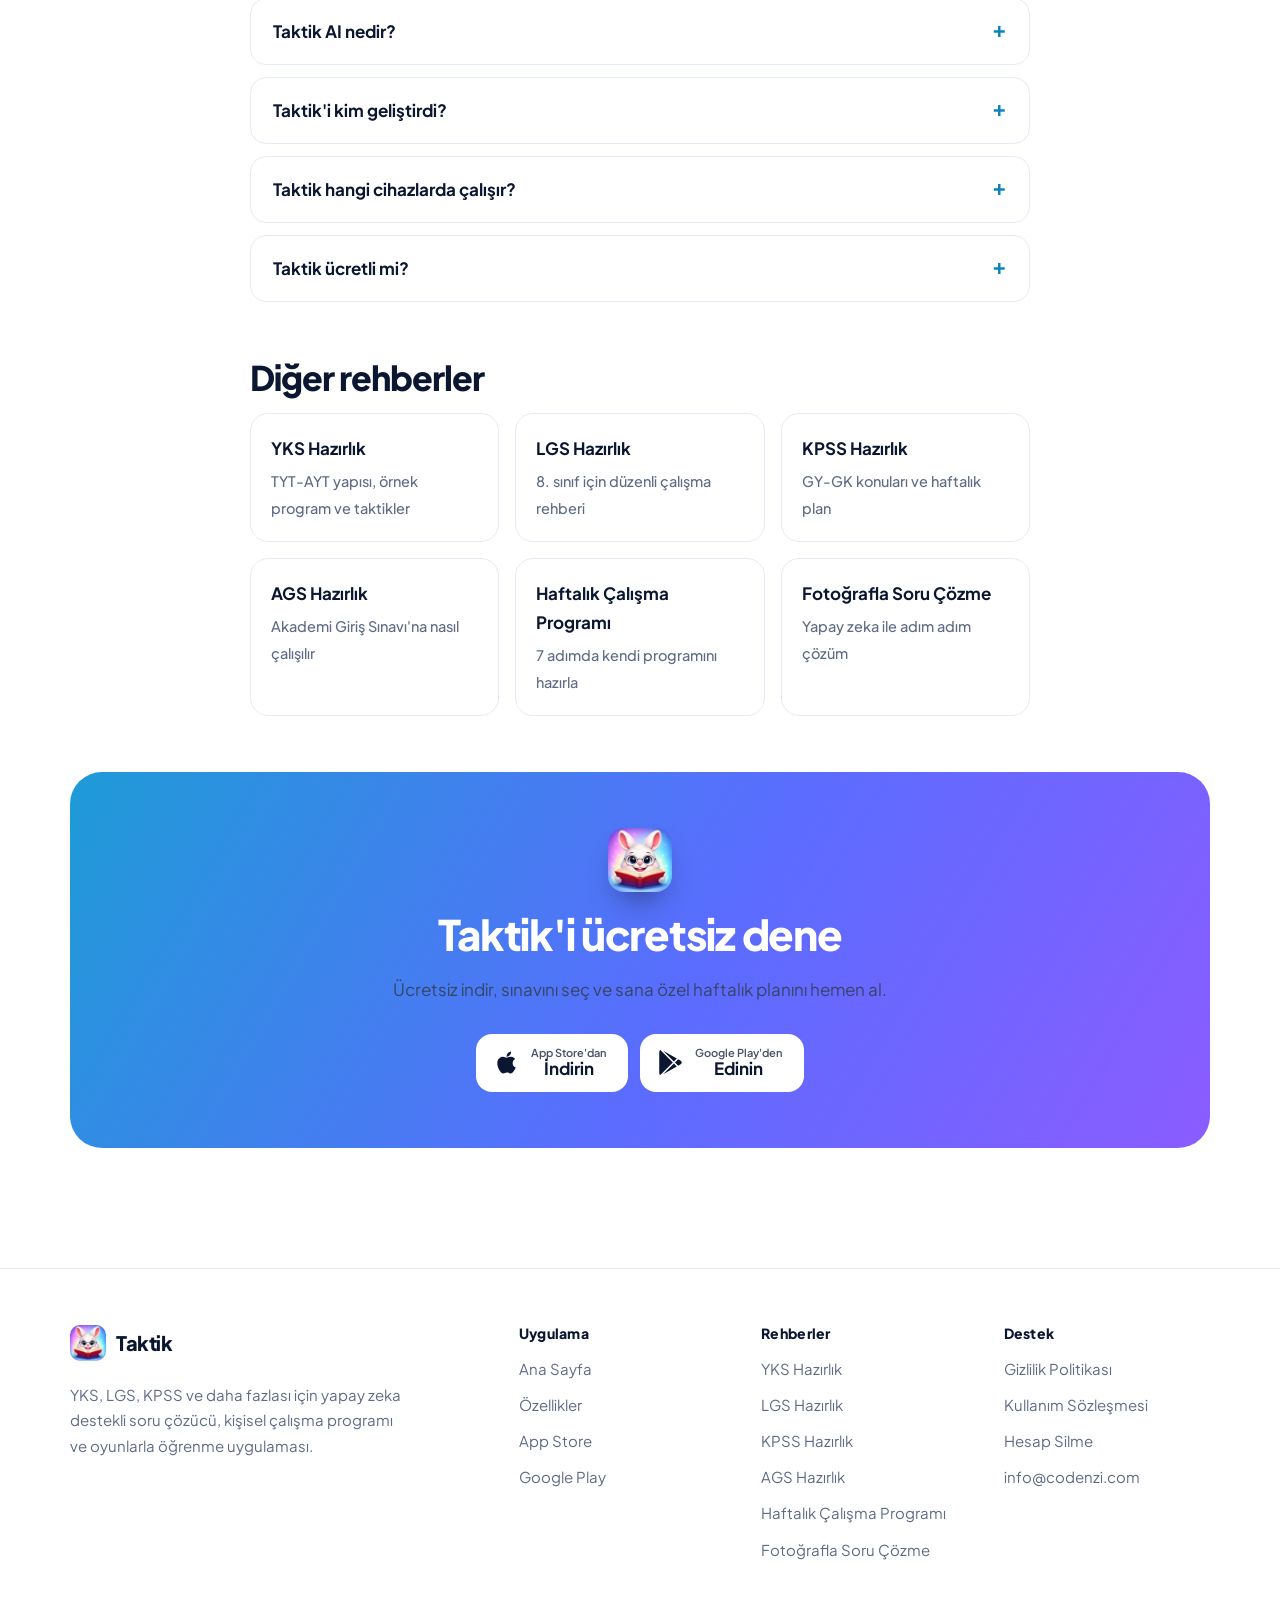
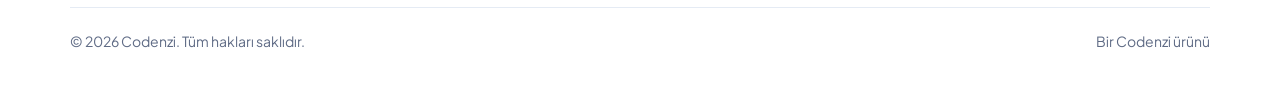
<file: hakkinda/index.html>
<!DOCTYPE html>
<html lang="tr">
<head>
    <meta charset="UTF-8">
    <meta name="viewport" content="width=device-width, initial-scale=1.0, viewport-fit=cover">
    <title>Taktik AI Hakkında: Yapay Zeka Destekli Sınav Hazırlık Uygulaması | Taktik</title>
    <meta name="description" content="Taktik AI nedir? Codenzi tarafından geliştirilen, YKS, LGS, KPSS ve AGS için yapay zeka destekli sınav hazırlık uygulaması: özellikler, platformlar, puanlar ve basın kiti.">
    <link rel="canonical" href="https://taktik.codenzi.com/hakkinda/">
    <meta name="robots" content="index, follow, max-image-preview:large">
    <meta name="theme-color" content="#ffffff">
    <meta property="og:type" content="article">
    <meta property="og:site_name" content="Taktik">
    <meta property="og:locale" content="tr_TR">
    <meta property="og:title" content="Taktik AI Hakkında: Yapay Zeka Destekli Sınav Hazırlık Uygulaması | Taktik">
    <meta property="og:description" content="Taktik AI nedir? Codenzi tarafından geliştirilen, YKS, LGS, KPSS ve AGS için yapay zeka destekli sınav hazırlık uygulaması: özellikler, platformlar, puanlar ve basın kiti.">
    <meta property="og:url" content="https://taktik.codenzi.com/hakkinda/">
    <meta property="og:image" content="https://taktik.codenzi.com/og.jpg">
    <meta property="og:image:width" content="1200">
    <meta property="og:image:height" content="630">
    <meta name="twitter:card" content="summary_large_image">
    <meta name="apple-itunes-app" content="app-id=6755930518">
    <link rel="icon" type="image/png" sizes="48x48" href="/favicon-48.png">
    <link rel="icon" href="/favicon.ico" sizes="any">
    <link rel="apple-touch-icon" href="/apple-touch-icon.png">
    <link rel="manifest" href="/site.webmanifest">
    <link rel="preconnect" href="https://fonts.googleapis.com">
    <link rel="preconnect" href="https://fonts.gstatic.com" crossorigin>
    <link rel="stylesheet" href="https://fonts.googleapis.com/css2?family=Plus+Jakarta+Sans:wght@400;500;600;700;800&display=swap">
    <link rel="stylesheet" href="/assets/page.css?v=1">
    <script type="application/ld+json">{"@context": "https://schema.org", "@graph": [{"@type": "WebPage", "@id": "https://taktik.codenzi.com/hakkinda/#webpage", "url": "https://taktik.codenzi.com/hakkinda/", "name": "Taktik AI Hakkında: Yapay Zeka Destekli Sınav Hazırlık Uygulaması | Taktik", "description": "Taktik AI nedir? Codenzi tarafından geliştirilen, YKS, LGS, KPSS ve AGS için yapay zeka destekli sınav hazırlık uygulaması: özellikler, platformlar, puanlar ve basın kiti.", "inLanguage": "tr-TR", "isPartOf": {"@id": "https://taktik.codenzi.com/#website"}, "about": {"@id": "https://taktik.codenzi.com/#app"}, "primaryImageOfPage": {"@type": "ImageObject", "url": "https://taktik.codenzi.com/img/ss-anasayfa.webp"}, "dateModified": "2026-10-16", "breadcrumb": {"@id": "https://taktik.codenzi.com/hakkinda/#breadcrumb"}}, {"@type": "BreadcrumbList", "@id": "https://taktik.codenzi.com/hakkinda/#breadcrumb", "itemListElement": [{"@type": "ListItem", "position": 1, "name": "Taktik", "item": "https://taktik.codenzi.com/"}, {"@type": "ListItem", "position": 2, "name": "Hakkında", "item": "https://taktik.codenzi.com/hakkinda/"}]}, {"@type": "FAQPage", "@id": "https://taktik.codenzi.com/hakkinda/#faq", "mainEntity": [{"@type": "Question", "name": "Taktik AI nedir?", "acceptedAnswer": {"@type": "Answer", "text": "Taktik AI, Codenzi tarafından geliştirilen; YKS, LGS, KPSS, AGS, DGS, ALES, TUS ve DUS'a hazırlanan öğrenciler için yapay zeka destekli soru çözücü, kişisel haftalık çalışma programı, deneme analizi ve oyunlarla öğrenme uygulamasıdır."}}, {"@type": "Question", "name": "Taktik'i kim geliştirdi?", "acceptedAnswer": {"@type": "Answer", "text": "Taktik, Türkiye merkezli mobil uygulama geliştiricisi Codenzi tarafından geliştirilmektedir."}}, {"@type": "Question", "name": "Taktik hangi cihazlarda çalışır?", "acceptedAnswer": {"@type": "Answer", "text": "Taktik; iPhone ve iPad (iOS 13 ve üzeri) ile Android cihazlarda çalışır. App Store ve Google Play'den indirilebilir."}}, {"@type": "Question", "name": "Taktik ücretli mi?", "acceptedAnswer": {"@type": "Answer", "text": "Taktik ücretsiz indirilir. Tüm özelliklerin sınırsız kullanımı için uygulama içinden Taktik Pro aboneliği alınabilir."}}]}, {"@type": "MobileApplication", "@id": "https://taktik.codenzi.com/#app", "name": "Taktik AI: Sınavlara Hazırlık", "operatingSystem": "iOS, Android", "applicationCategory": "EducationalApplication", "offers": {"@type": "Offer", "price": "0", "priceCurrency": "TRY"}, "aggregateRating": {"@type": "AggregateRating", "ratingValue": "4.7", "ratingCount": "2240", "bestRating": "5"}, "downloadUrl": ["https://play.google.com/store/apps/details?id=com.codenzi.taktik", "https://apps.apple.com/tr/app/taktik-ai-s%C4%B1navlara-haz%C4%B1rl%C4%B1k/id6755930518"]}]}</script>
</head>
<body>
<svg width="0" height="0" style="position:absolute" aria-hidden="true">
<symbol id="i-apple" viewBox="0 0 384 512"><path d="M318.7 268.7c-.2-36.7 16.4-64.4 50-84.8-18.8-26.9-47.2-41.7-84.7-44.6-35.5-2.8-74.3 20.7-88.5 20.7-15 0-49.4-19.7-76.4-19.7C63.3 141.2 4 184.8 4 273.5q0 39.3 14.4 81.2c12.8 36.7 59 126.7 107.2 125.2 25.2-.6 43-17.9 75.8-17.9 31.8 0 48.3 17.9 76.4 17.9 48.6-.7 90.4-82.5 102.6-119.3-65.2-30.7-61.7-90-61.7-91.9zm-56.6-164.2c27.3-32.4 24.8-61.9 24-72.5-24.1 1.4-52 16.4-67.9 34.9-17.5 19.8-27.8 44.3-25.6 71.9 26.1 2 49.9-11.4 69.5-34.3z"/></symbol>
<symbol id="i-play" viewBox="0 0 512 512"><path d="M325.3 234.3L104.6 13l280.8 161.2-60.1 60.1zM47 0C34 6.8 25.3 19.2 25.3 35.3v441.3c0 16.1 8.7 28.5 21.7 35.3l256.6-256L47 0zm425.2 225.6l-58.9-34.1-65.7 64.5 65.7 64.5 60.1-34.1c18-14.3 18-46.5-1.2-60.8zM104.6 499l280.8-161.2-60.1-60.1L104.6 499z"/></symbol>
</svg>
<header class="nav">
    <div class="container nav-inner">
        <a href="/" class="brand"><img src="/logo_inapp.webp" alt="" width="36" height="36">Taktik</a>
        <nav class="nav-links" aria-label="Rehberler"><a href="/yks/">YKS</a><a href="/lgs/">LGS</a><a href="/kpss/">KPSS</a><a href="/ags/">AGS</a><a href="/haftalik-calisma-programi/">Çalışma Programı</a></nav>
        <a href="/link.html" class="btn">Ücretsiz İndir</a>
    </div>
</header>
<main>
    <section class="p-hero">
        <div class="container">
            <nav class="crumbs" aria-label="Sayfa yolu"><ol><li><a href="/">Taktik</a></li><li aria-current="page">Hakkında</li></ol></nav>
            <div class="p-hero-grid">
                <div>
                    <span class="eyebrow" style="margin-top:22px">Taktik hakkında</span>
                    <h1>Taktik AI: <span class="grad">yapay zeka destekli sınav hazırlık uygulaması</span></h1>
                    <p class="lead">Taktik AI (kısaca Taktik), Türkiye'deki sınavlara hazırlanan öğrenciler için geliştirilmiş bir yapay zeka eğitim koçu, soru çözücü ve kişisel çalışma programı uygulamasıdır.</p>
                    <div class="store-btns">
    <a class="store-btn" href="https://apps.apple.com/tr/app/taktik-ai-s%C4%B1navlara-haz%C4%B1rl%C4%B1k/id6755930518" target="_blank" rel="noopener" aria-label="Taktik'i App Store'dan indir"><svg><use href="#i-apple"/></svg><span><small>App Store'dan</small><strong>İndirin</strong></span></a>
    <a class="store-btn" href="https://play.google.com/store/apps/details?id=com.codenzi.taktik" target="_blank" rel="noopener" aria-label="Taktik'i Google Play'den indir"><svg><use href="#i-play"/></svg><span><small>Google Play'den</small><strong>Edinin</strong></span></a>
</div>
                    <div class="trust"><span><b>4,7 ★</b> Google Play</span><span><b>100.000+</b> indirme</span><span><b>Ücretsiz</b> indir</span></div>
                </div>
                <img class="phone" src="/img/ss-anasayfa.webp?v=2" alt="Taktik AI uygulamasının ana sayfa ekranı" width="873" height="1800" fetchpriority="high">
            </div>
        </div>
    </section>

    <article class="article">
        <div class="container narrow">
            
<section>
    <h2>Taktik AI nedir?</h2>
    <p><strong>Taktik AI: Sınavlara Hazırlık</strong>, Codenzi tarafından geliştirilen ve iOS ile Android'de yayımlanan bir mobil eğitim uygulamasıdır. YKS (TYT-AYT), LGS, KPSS, AGS, DGS, ALES, TUS ve DUS'a hazırlanan öğrencilere; çözemedikleri soruları fotoğrafından adım adım çözen bir yapay zeka asistanı, hedeflerine ve müsait saatlerine göre hazırlanan dinamik haftalık çalışma programı, deneme analizi, sesli dersler ve oyunlarla öğrenme araçları sunar.</p>
    <p>Uygulamanın yapay zeka asistanı <strong>Taktik Tavşan</strong>, yalnızca doğru cevabı göstermekle kalmaz; öğrencinin eksik olduğu konuyu açıklar, motivasyonunu destekler ve hangi konuya öncelik vermesi gerektiğini önerir.</p>
</section>

<section>
    <h2>Bir bakışta Taktik</h2>
    <div class="table-wrap"><table><thead><tr><th scope="col">Bilgi</th><th scope="col">Ayrıntı</th></tr></thead><tbody><tr><td>Uygulama adı</td><td>Taktik AI: Sınavlara Hazırlık (Taktik)</td></tr><tr><td>Geliştirici</td><td><a href='https://www.codenzi.com'>Codenzi</a></td></tr><tr><td>Platformlar</td><td>iPhone ve iPad (iOS 13 ve üzeri), Android</td></tr><tr><td>Kategori</td><td>Eğitim</td></tr><tr><td>Desteklenen sınavlar</td><td>YKS (TYT, AYT), LGS, KPSS, AGS, DGS, ALES, TUS, DUS</td></tr><tr><td>Fiyat</td><td>Ücretsiz indirme; tüm özellikler için uygulama içi Taktik Pro</td></tr><tr><td>Kullanıcı puanı</td><td>Google Play'de 4,7 (2.200+ değerlendirme), App Store'da 4,5</td></tr><tr><td>İndirme</td><td>Google Play'de 100.000+</td></tr><tr><td>Dil</td><td>Türkçe</td></tr><tr><td>İletişim</td><td><a href='mailto:info@codenzi.com'>info@codenzi.com</a></td></tr></tbody></table></div>
</section>

<section>
    <h2>Temel özellikler</h2>
    <div class="features"><div class="feature"><h3>Fotoğrafla soru çözücü</h3><p>Adım adım açıklamalı çözüm, sınavda kısa yol ve püf noktaları. <a href='/soru-cozucu/'>Ayrıntılar</a></p></div><div class="feature"><h3>Dinamik haftalık plan</h3><p>Hedefe, deneme netlerine ve müsait saatlere göre kişisel program. <a href='/haftalik-calisma-programi/'>Ayrıntılar</a></p></div><div class="feature"><h3>Özel ders</h3><p>Taktik Tavşan ile birebir konu anlatımı ve soru-cevap.</p></div><div class="feature"><h3>Taktik Podcast</h3><p>Notları ve PDF'leri 8 farklı eğitmen sesiyle sesli derse çevirme.</p></div><div class="feature"><h3>Taktik Oyunları</h3><p>Yazım yanlışı avı, yazar–eser eşleştirme, dört işlem maratonu, interaktif Türkiye haritası.</p></div><div class="feature"><h3>Deneme analizi</h3><p>Net trendi, branş bazlı gelişim ve zayıf konuların takibi.</p></div><div class="feature"><h3>Dönüştürücü</h3><p>PDF ve notlardan özet, bilgi kartı ve test üretimi.</p></div><div class="feature"><h3>Motivasyon araçları</h3><p>Pomodoro sayacı, Arena liderlik tablosu, gün serisi ve rozetler.</p></div></div>
</section>

<section>
    <h2>Taktik kimler için?</h2>
    <ul>
        <li><strong>YKS'ye hazırlanan</strong> lise öğrencileri ve mezunlar (<a href="/yks/">YKS rehberi</a>)</li>
        <li><strong>LGS'ye hazırlanan</strong> 8. sınıf öğrencileri (<a href="/lgs/">LGS rehberi</a>)</li>
        <li><strong>KPSS'ye hazırlanan</strong> adaylar, çalışanlar dahil (<a href="/kpss/">KPSS rehberi</a>)</li>
        <li><strong>AGS ve ÖABT'ye hazırlanan</strong> öğretmen adayları (<a href="/ags/">AGS rehberi</a>)</li>
        <li>DGS, ALES, TUS ve DUS adayları</li>
    </ul>
</section>

<section>
    <h2>Basın ve medya</h2>
    <p>Taktik hakkında haber, inceleme veya içerik hazırlıyorsanız logo ve ekran görüntülerini aşağıdaki bağlantılardan kullanabilirsiniz. Röportaj ve iş birliği talepleri için <a href="mailto:info@codenzi.com">info@codenzi.com</a> adresine yazabilirsiniz.</p>
    <ul>
        <li><a href="/logo_inapp.webp">Uygulama logosu</a></li>
        <li><a href="/og.jpg">Tanıtım görseli (1200×630)</a></li>
        <li><a href="/img/ss-anasayfa.webp">Ana sayfa</a>, <a href="/img/ss-soru-cozucu.webp">soru çözücü</a>, <a href="/img/ss-haftalik-plan.webp">haftalık plan</a>, <a href="/img/ss-podcast.webp">podcast</a> ve <a href="/img/ss-deneme-analizi.webp">deneme analizi</a> ekran görüntüleri</li>
    </ul>
</section>

            <section id="sss">
                <h2>Sıkça sorulan sorular</h2>
                <div class="faq"><details><summary>Taktik AI nedir?</summary><div class="answer"><p>Taktik AI, Codenzi tarafından geliştirilen; YKS, LGS, KPSS, AGS, DGS, ALES, TUS ve DUS'a hazırlanan öğrenciler için yapay zeka destekli soru çözücü, kişisel haftalık çalışma programı, deneme analizi ve oyunlarla öğrenme uygulamasıdır.</p></div></details><details><summary>Taktik'i kim geliştirdi?</summary><div class="answer"><p>Taktik, Türkiye merkezli mobil uygulama geliştiricisi Codenzi tarafından geliştirilmektedir.</p></div></details><details><summary>Taktik hangi cihazlarda çalışır?</summary><div class="answer"><p>Taktik; iPhone ve iPad (iOS 13 ve üzeri) ile Android cihazlarda çalışır. App Store ve Google Play'den indirilebilir.</p></div></details><details><summary>Taktik ücretli mi?</summary><div class="answer"><p>Taktik ücretsiz indirilir. Tüm özelliklerin sınırsız kullanımı için uygulama içinden Taktik Pro aboneliği alınabilir.</p></div></details></div>
            </section>
            <section>
                <h2>Diğer rehberler</h2>
                <div class="related"><a href="/yks/"><strong>YKS Hazırlık</strong><span>TYT-AYT yapısı, örnek program ve taktikler</span></a><a href="/lgs/"><strong>LGS Hazırlık</strong><span>8. sınıf için düzenli çalışma rehberi</span></a><a href="/kpss/"><strong>KPSS Hazırlık</strong><span>GY-GK konuları ve haftalık plan</span></a><a href="/ags/"><strong>AGS Hazırlık</strong><span>Akademi Giriş Sınavı'na nasıl çalışılır</span></a><a href="/haftalik-calisma-programi/"><strong>Haftalık Çalışma Programı</strong><span>7 adımda kendi programını hazırla</span></a><a href="/soru-cozucu/"><strong>Fotoğrafla Soru Çözme</strong><span>Yapay zeka ile adım adım çözüm</span></a></div>
            </section>
        </div>
        <div class="container">
            <div class="cta">
                <img src="/logo_inapp.webp" alt="Taktik logosu" width="64" height="64" loading="lazy">
                <h2>Taktik'i ücretsiz dene</h2>
                <p>Ücretsiz indir, sınavını seç ve sana özel haftalık planını hemen al.</p>
                <div class="store-btns">
    <a class="store-btn" href="https://apps.apple.com/tr/app/taktik-ai-s%C4%B1navlara-haz%C4%B1rl%C4%B1k/id6755930518" target="_blank" rel="noopener" aria-label="Taktik'i App Store'dan indir"><svg><use href="#i-apple"/></svg><span><small>App Store'dan</small><strong>İndirin</strong></span></a>
    <a class="store-btn" href="https://play.google.com/store/apps/details?id=com.codenzi.taktik" target="_blank" rel="noopener" aria-label="Taktik'i Google Play'den indir"><svg><use href="#i-play"/></svg><span><small>Google Play'den</small><strong>Edinin</strong></span></a>
</div>
            </div>
        </div>
    </article>
</main>
<footer class="site">
    <div class="container">
        <div class="foot-grid">
            <div>
                <a href="/" class="brand"><img src="/logo_inapp.webp" alt="" width="36" height="36" loading="lazy">Taktik</a>
                <p>YKS, LGS, KPSS ve daha fazlası için yapay zeka destekli soru çözücü, kişisel çalışma programı ve oyunlarla öğrenme uygulaması.</p>
            </div>
            <div><h2>Uygulama</h2><ul>
                <li><a href="/">Ana Sayfa</a></li>
                <li><a href="/#ozellikler">Özellikler</a></li>
                <li><a href="https://apps.apple.com/tr/app/taktik-ai-s%C4%B1navlara-haz%C4%B1rl%C4%B1k/id6755930518" target="_blank" rel="noopener">App Store</a></li>
                <li><a href="https://play.google.com/store/apps/details?id=com.codenzi.taktik" target="_blank" rel="noopener">Google Play</a></li>
            </ul></div>
            <div><h2>Rehberler</h2><ul><li><a href="/yks/">YKS Hazırlık</a></li><li><a href="/lgs/">LGS Hazırlık</a></li><li><a href="/kpss/">KPSS Hazırlık</a></li><li><a href="/ags/">AGS Hazırlık</a></li><li><a href="/haftalik-calisma-programi/">Haftalık Çalışma Programı</a></li><li><a href="/soru-cozucu/">Fotoğrafla Soru Çözme</a></li></ul></div>
            <div><h2>Destek</h2><ul>
                <li><a href="https://www.codenzi.com/taktik-gizlilik-politikasi.html">Gizlilik Politikası</a></li>
                <li><a href="https://www.codenzi.com/taktik-kullanim-sozlesmesi.html">Kullanım Sözleşmesi</a></li>
                <li><a href="https://www.codenzi.com/taktik-hesap-silme.html">Hesap Silme</a></li>
                <li><a href="mailto:info@codenzi.com">info@codenzi.com</a></li>
            </ul></div>
        </div>
        <div class="foot-bottom"><span>© 2026 Codenzi. Tüm hakları saklıdır.</span><a href="https://www.codenzi.com">Bir Codenzi ürünü</a></div>
    </div>
</footer>
</body>
</html>
</file>
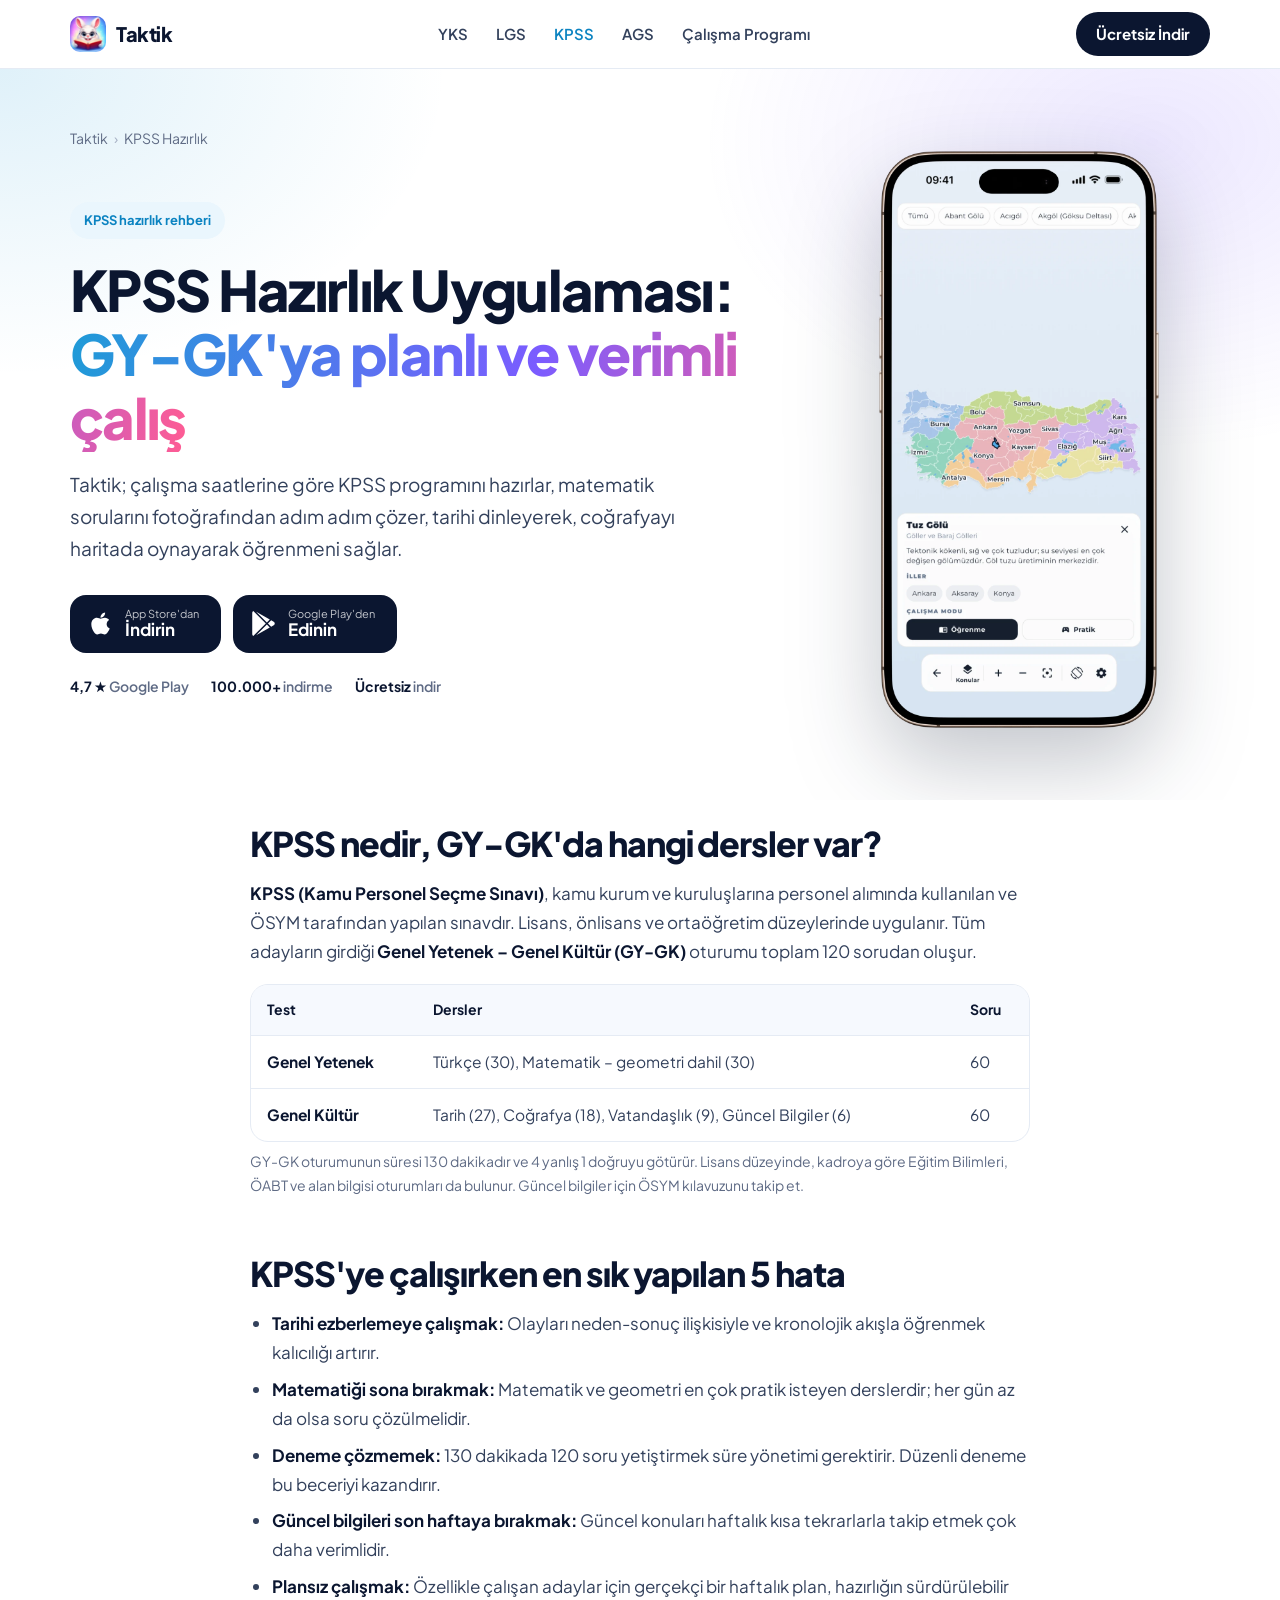
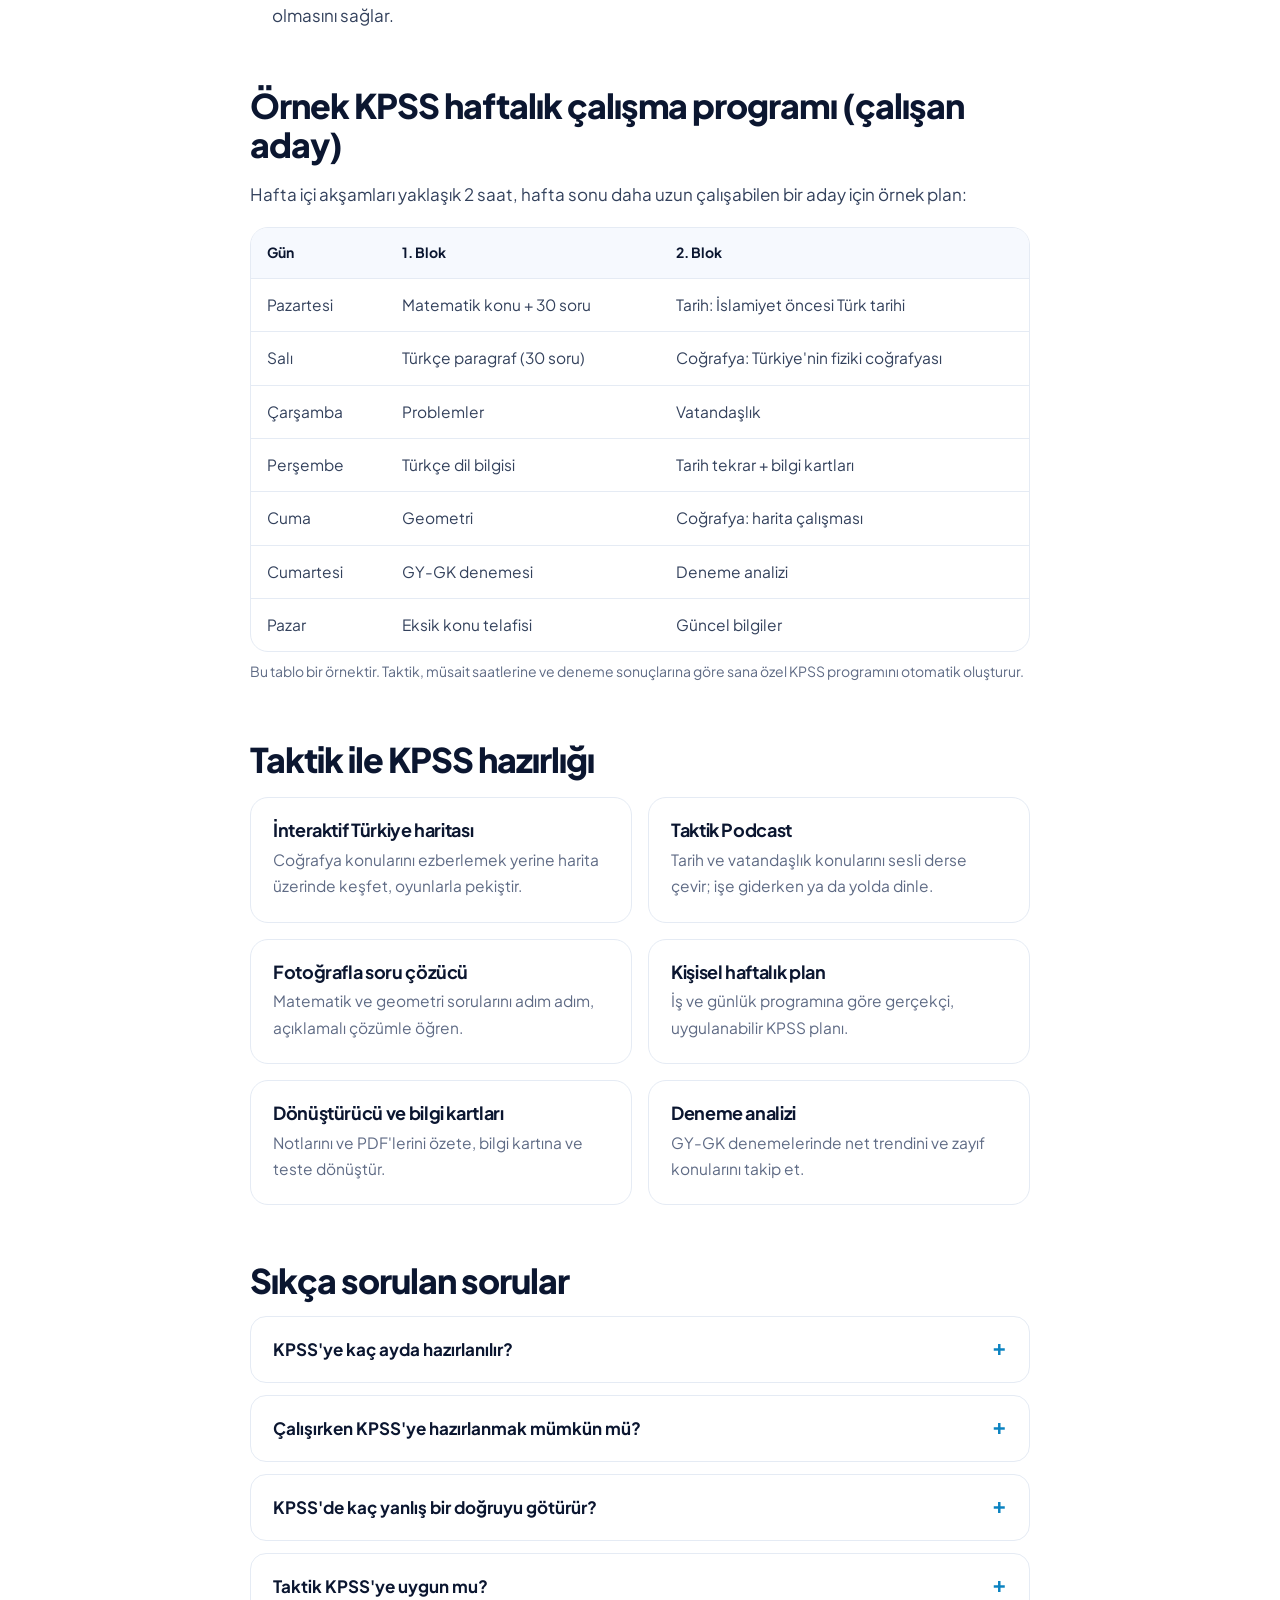
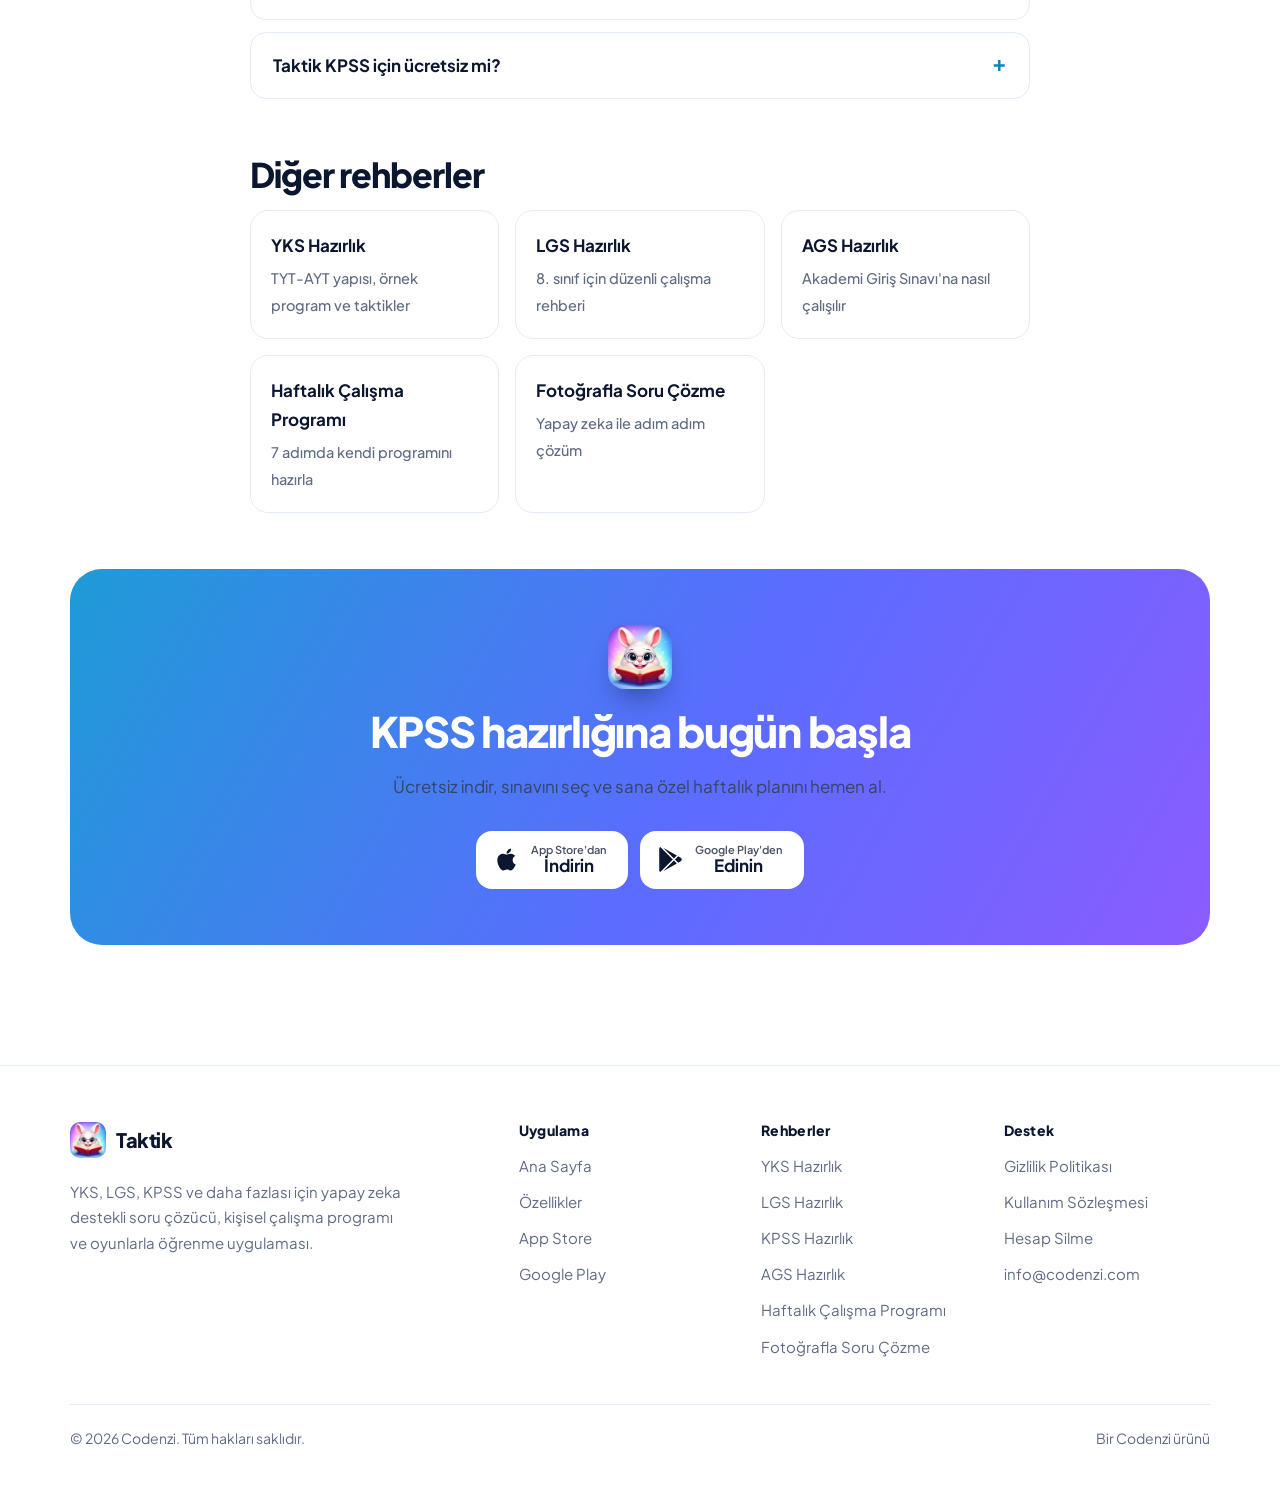
<file: kpss/index.html>
<!DOCTYPE html>
<html lang="tr">
<head>
    <meta charset="UTF-8">
    <meta name="viewport" content="width=device-width, initial-scale=1.0, viewport-fit=cover">
    <title>KPSS Hazırlık Uygulaması: KPSS Çalışma Programı, GY-GK Soru Çözme | Taktik</title>
    <meta name="description" content="KPSS Genel Yetenek ve Genel Kültür için kişisel çalışma programı, fotoğrafla soru çözücü, interaktif Türkiye haritası ve deneme analizi. Taktik AI ile KPSS&#x27;ye planlı hazırlan.">
    <link rel="canonical" href="https://taktik.codenzi.com/kpss/">
    <meta name="robots" content="index, follow, max-image-preview:large">
    <meta name="theme-color" content="#ffffff">
    <meta property="og:type" content="article">
    <meta property="og:site_name" content="Taktik">
    <meta property="og:locale" content="tr_TR">
    <meta property="og:title" content="KPSS Hazırlık Uygulaması: KPSS Çalışma Programı, GY-GK Soru Çözme | Taktik">
    <meta property="og:description" content="KPSS Genel Yetenek ve Genel Kültür için kişisel çalışma programı, fotoğrafla soru çözücü, interaktif Türkiye haritası ve deneme analizi. Taktik AI ile KPSS&#x27;ye planlı hazırlan.">
    <meta property="og:url" content="https://taktik.codenzi.com/kpss/">
    <meta property="og:image" content="https://taktik.codenzi.com/og.jpg">
    <meta property="og:image:width" content="1200">
    <meta property="og:image:height" content="630">
    <meta name="twitter:card" content="summary_large_image">
    <meta name="apple-itunes-app" content="app-id=6755930518">
    <link rel="icon" type="image/png" sizes="48x48" href="/favicon-48.png">
    <link rel="icon" href="/favicon.ico" sizes="any">
    <link rel="apple-touch-icon" href="/apple-touch-icon.png">
    <link rel="manifest" href="/site.webmanifest">
    <link rel="preconnect" href="https://fonts.googleapis.com">
    <link rel="preconnect" href="https://fonts.gstatic.com" crossorigin>
    <link rel="stylesheet" href="https://fonts.googleapis.com/css2?family=Plus+Jakarta+Sans:wght@400;500;600;700;800&display=swap">
    <link rel="stylesheet" href="/assets/page.css?v=1">
    <script type="application/ld+json">{"@context": "https://schema.org", "@graph": [{"@type": "WebPage", "@id": "https://taktik.codenzi.com/kpss/#webpage", "url": "https://taktik.codenzi.com/kpss/", "name": "KPSS Hazırlık Uygulaması: KPSS Çalışma Programı, GY-GK Soru Çözme | Taktik", "description": "KPSS Genel Yetenek ve Genel Kültür için kişisel çalışma programı, fotoğrafla soru çözücü, interaktif Türkiye haritası ve deneme analizi. Taktik AI ile KPSS'ye planlı hazırlan.", "inLanguage": "tr-TR", "isPartOf": {"@id": "https://taktik.codenzi.com/#website"}, "about": {"@id": "https://taktik.codenzi.com/#app"}, "primaryImageOfPage": {"@type": "ImageObject", "url": "https://taktik.codenzi.com/img/ss-harita.webp"}, "dateModified": "2026-10-16", "breadcrumb": {"@id": "https://taktik.codenzi.com/kpss/#breadcrumb"}}, {"@type": "BreadcrumbList", "@id": "https://taktik.codenzi.com/kpss/#breadcrumb", "itemListElement": [{"@type": "ListItem", "position": 1, "name": "Taktik", "item": "https://taktik.codenzi.com/"}, {"@type": "ListItem", "position": 2, "name": "KPSS Hazırlık", "item": "https://taktik.codenzi.com/kpss/"}]}, {"@type": "FAQPage", "@id": "https://taktik.codenzi.com/kpss/#faq", "mainEntity": [{"@type": "Question", "name": "KPSS'ye kaç ayda hazırlanılır?", "acceptedAnswer": {"@type": "Answer", "text": "Başlangıç seviyesine ve günlük çalışma süresine göre değişmekle birlikte, birçok aday için 6-12 aylık düzenli bir hazırlık süreci yeterli olur."}}, {"@type": "Question", "name": "Çalışırken KPSS'ye hazırlanmak mümkün mü?", "acceptedAnswer": {"@type": "Answer", "text": "Evet. Hafta içi kısa ama düzenli akşam blokları ve hafta sonu deneme günleriyle çalışırken de etkili bir hazırlık yapılabilir. Taktik planını müsait saatlerine göre kurar."}}, {"@type": "Question", "name": "KPSS'de kaç yanlış bir doğruyu götürür?", "acceptedAnswer": {"@type": "Answer", "text": "KPSS'de 4 yanlış 1 doğruyu götürür."}}, {"@type": "Question", "name": "Taktik KPSS'ye uygun mu?", "acceptedAnswer": {"@type": "Answer", "text": "Evet. Sınavını KPSS olarak seçtiğinde plan, testler ve içerikler KPSS'ye göre şekillenir."}}, {"@type": "Question", "name": "Taktik KPSS için ücretsiz mi?", "acceptedAnswer": {"@type": "Answer", "text": "Taktik'i ücretsiz indirip kullanmaya başlayabilirsin. Tüm özellikleri sınırsız kullanmak için uygulama içinden Taktik Pro'ya geçebilirsin."}}]}, {"@type": "MobileApplication", "@id": "https://taktik.codenzi.com/#app", "name": "Taktik AI: Sınavlara Hazırlık", "operatingSystem": "iOS, Android", "applicationCategory": "EducationalApplication", "offers": {"@type": "Offer", "price": "0", "priceCurrency": "TRY"}, "aggregateRating": {"@type": "AggregateRating", "ratingValue": "4.7", "ratingCount": "2240", "bestRating": "5"}, "downloadUrl": ["https://play.google.com/store/apps/details?id=com.codenzi.taktik", "https://apps.apple.com/tr/app/taktik-ai-s%C4%B1navlara-haz%C4%B1rl%C4%B1k/id6755930518"]}]}</script>
</head>
<body>
<svg width="0" height="0" style="position:absolute" aria-hidden="true">
<symbol id="i-apple" viewBox="0 0 384 512"><path d="M318.7 268.7c-.2-36.7 16.4-64.4 50-84.8-18.8-26.9-47.2-41.7-84.7-44.6-35.5-2.8-74.3 20.7-88.5 20.7-15 0-49.4-19.7-76.4-19.7C63.3 141.2 4 184.8 4 273.5q0 39.3 14.4 81.2c12.8 36.7 59 126.7 107.2 125.2 25.2-.6 43-17.9 75.8-17.9 31.8 0 48.3 17.9 76.4 17.9 48.6-.7 90.4-82.5 102.6-119.3-65.2-30.7-61.7-90-61.7-91.9zm-56.6-164.2c27.3-32.4 24.8-61.9 24-72.5-24.1 1.4-52 16.4-67.9 34.9-17.5 19.8-27.8 44.3-25.6 71.9 26.1 2 49.9-11.4 69.5-34.3z"/></symbol>
<symbol id="i-play" viewBox="0 0 512 512"><path d="M325.3 234.3L104.6 13l280.8 161.2-60.1 60.1zM47 0C34 6.8 25.3 19.2 25.3 35.3v441.3c0 16.1 8.7 28.5 21.7 35.3l256.6-256L47 0zm425.2 225.6l-58.9-34.1-65.7 64.5 65.7 64.5 60.1-34.1c18-14.3 18-46.5-1.2-60.8zM104.6 499l280.8-161.2-60.1-60.1L104.6 499z"/></symbol>
</svg>
<header class="nav">
    <div class="container nav-inner">
        <a href="/" class="brand"><img src="/logo_inapp.webp" alt="" width="36" height="36">Taktik</a>
        <nav class="nav-links" aria-label="Rehberler"><a href="/yks/">YKS</a><a href="/lgs/">LGS</a><a href="/kpss/" aria-current="page">KPSS</a><a href="/ags/">AGS</a><a href="/haftalik-calisma-programi/">Çalışma Programı</a></nav>
        <a href="/link.html" class="btn">Ücretsiz İndir</a>
    </div>
</header>
<main>
    <section class="p-hero">
        <div class="container">
            <nav class="crumbs" aria-label="Sayfa yolu"><ol><li><a href="/">Taktik</a></li><li aria-current="page">KPSS Hazırlık</li></ol></nav>
            <div class="p-hero-grid">
                <div>
                    <span class="eyebrow" style="margin-top:22px">KPSS hazırlık rehberi</span>
                    <h1>KPSS Hazırlık Uygulaması: <span class="grad">GY-GK'ya planlı ve verimli çalış</span></h1>
                    <p class="lead">Taktik; çalışma saatlerine göre KPSS programını hazırlar, matematik sorularını fotoğrafından adım adım çözer, tarihi dinleyerek, coğrafyayı haritada oynayarak öğrenmeni sağlar.</p>
                    <div class="store-btns">
    <a class="store-btn" href="https://apps.apple.com/tr/app/taktik-ai-s%C4%B1navlara-haz%C4%B1rl%C4%B1k/id6755930518" target="_blank" rel="noopener" aria-label="Taktik'i App Store'dan indir"><svg><use href="#i-apple"/></svg><span><small>App Store'dan</small><strong>İndirin</strong></span></a>
    <a class="store-btn" href="https://play.google.com/store/apps/details?id=com.codenzi.taktik" target="_blank" rel="noopener" aria-label="Taktik'i Google Play'den indir"><svg><use href="#i-play"/></svg><span><small>Google Play'den</small><strong>Edinin</strong></span></a>
</div>
                    <div class="trust"><span><b>4,7 ★</b> Google Play</span><span><b>100.000+</b> indirme</span><span><b>Ücretsiz</b> indir</span></div>
                </div>
                <img class="phone" src="/img/ss-harita.webp?v=2" alt="Taktik uygulamasında interaktif Türkiye haritası ekranı" width="873" height="1800" fetchpriority="high">
            </div>
        </div>
    </section>

    <article class="article">
        <div class="container narrow">
            
<section>
    <h2>KPSS nedir, GY-GK'da hangi dersler var?</h2>
    <p><strong>KPSS (Kamu Personel Seçme Sınavı)</strong>, kamu kurum ve kuruluşlarına personel alımında kullanılan ve ÖSYM tarafından yapılan sınavdır. Lisans, önlisans ve ortaöğretim düzeylerinde uygulanır. Tüm adayların girdiği <strong>Genel Yetenek – Genel Kültür (GY-GK)</strong> oturumu toplam 120 sorudan oluşur.</p>
    <div class="table-wrap"><table><thead><tr><th scope="col">Test</th><th scope="col">Dersler</th><th scope="col">Soru</th></tr></thead><tbody><tr><td><strong>Genel Yetenek</strong></td><td>Türkçe (30), Matematik – geometri dahil (30)</td><td>60</td></tr><tr><td><strong>Genel Kültür</strong></td><td>Tarih (27), Coğrafya (18), Vatandaşlık (9), Güncel Bilgiler (6)</td><td>60</td></tr></tbody></table></div><p class="note">GY-GK oturumunun süresi 130 dakikadır ve 4 yanlış 1 doğruyu götürür. Lisans düzeyinde, kadroya göre Eğitim Bilimleri, ÖABT ve alan bilgisi oturumları da bulunur. Güncel bilgiler için ÖSYM kılavuzunu takip et.</p>
</section>

<section>
    <h2>KPSS'ye çalışırken en sık yapılan 5 hata</h2>
    <ul>
        <li><strong>Tarihi ezberlemeye çalışmak:</strong> Olayları neden-sonuç ilişkisiyle ve kronolojik akışla öğrenmek kalıcılığı artırır.</li>
        <li><strong>Matematiği sona bırakmak:</strong> Matematik ve geometri en çok pratik isteyen derslerdir; her gün az da olsa soru çözülmelidir.</li>
        <li><strong>Deneme çözmemek:</strong> 130 dakikada 120 soru yetiştirmek süre yönetimi gerektirir. Düzenli deneme bu beceriyi kazandırır.</li>
        <li><strong>Güncel bilgileri son haftaya bırakmak:</strong> Güncel konuları haftalık kısa tekrarlarla takip etmek çok daha verimlidir.</li>
        <li><strong>Plansız çalışmak:</strong> Özellikle çalışan adaylar için gerçekçi bir haftalık plan, hazırlığın sürdürülebilir olmasını sağlar.</li>
    </ul>
</section>

<section id="ornek-program">
    <h2>Örnek KPSS haftalık çalışma programı (çalışan aday)</h2>
    <p>Hafta içi akşamları yaklaşık 2 saat, hafta sonu daha uzun çalışabilen bir aday için örnek plan:</p>
    <div class="table-wrap"><table><thead><tr><th scope="col">Gün</th><th scope="col">1. Blok</th><th scope="col">2. Blok</th></tr></thead><tbody><tr><td>Pazartesi</td><td>Matematik konu + 30 soru</td><td>Tarih: İslamiyet öncesi Türk tarihi</td></tr><tr><td>Salı</td><td>Türkçe paragraf (30 soru)</td><td>Coğrafya: Türkiye'nin fiziki coğrafyası</td></tr><tr><td>Çarşamba</td><td>Problemler</td><td>Vatandaşlık</td></tr><tr><td>Perşembe</td><td>Türkçe dil bilgisi</td><td>Tarih tekrar + bilgi kartları</td></tr><tr><td>Cuma</td><td>Geometri</td><td>Coğrafya: harita çalışması</td></tr><tr><td>Cumartesi</td><td>GY-GK denemesi</td><td>Deneme analizi</td></tr><tr><td>Pazar</td><td>Eksik konu telafisi</td><td>Güncel bilgiler</td></tr></tbody></table></div><p class="note">Bu tablo bir örnektir. Taktik, müsait saatlerine ve deneme sonuçlarına göre sana özel KPSS programını otomatik oluşturur.</p>
</section>

<section>
    <h2>Taktik ile KPSS hazırlığı</h2>
    <div class="features"><div class="feature"><h3>İnteraktif Türkiye haritası</h3><p>Coğrafya konularını ezberlemek yerine harita üzerinde keşfet, oyunlarla pekiştir.</p></div><div class="feature"><h3>Taktik Podcast</h3><p>Tarih ve vatandaşlık konularını sesli derse çevir; işe giderken ya da yolda dinle.</p></div><div class="feature"><h3>Fotoğrafla soru çözücü</h3><p>Matematik ve geometri sorularını adım adım, açıklamalı çözümle öğren.</p></div><div class="feature"><h3>Kişisel haftalık plan</h3><p>İş ve günlük programına göre gerçekçi, uygulanabilir KPSS planı.</p></div><div class="feature"><h3>Dönüştürücü ve bilgi kartları</h3><p>Notlarını ve PDF'lerini özete, bilgi kartına ve teste dönüştür.</p></div><div class="feature"><h3>Deneme analizi</h3><p>GY-GK denemelerinde net trendini ve zayıf konularını takip et.</p></div></div>
</section>

            <section id="sss">
                <h2>Sıkça sorulan sorular</h2>
                <div class="faq"><details><summary>KPSS'ye kaç ayda hazırlanılır?</summary><div class="answer"><p>Başlangıç seviyesine ve günlük çalışma süresine göre değişmekle birlikte, birçok aday için 6-12 aylık düzenli bir hazırlık süreci yeterli olur.</p></div></details><details><summary>Çalışırken KPSS'ye hazırlanmak mümkün mü?</summary><div class="answer"><p>Evet. Hafta içi kısa ama düzenli akşam blokları ve hafta sonu deneme günleriyle çalışırken de etkili bir hazırlık yapılabilir. Taktik planını müsait saatlerine göre kurar.</p></div></details><details><summary>KPSS'de kaç yanlış bir doğruyu götürür?</summary><div class="answer"><p>KPSS'de 4 yanlış 1 doğruyu götürür.</p></div></details><details><summary>Taktik KPSS'ye uygun mu?</summary><div class="answer"><p>Evet. Sınavını KPSS olarak seçtiğinde plan, testler ve içerikler KPSS'ye göre şekillenir.</p></div></details><details><summary>Taktik KPSS için ücretsiz mi?</summary><div class="answer"><p>Taktik'i ücretsiz indirip kullanmaya başlayabilirsin. Tüm özellikleri sınırsız kullanmak için uygulama içinden Taktik Pro'ya geçebilirsin.</p></div></details></div>
            </section>
            <section>
                <h2>Diğer rehberler</h2>
                <div class="related"><a href="/yks/"><strong>YKS Hazırlık</strong><span>TYT-AYT yapısı, örnek program ve taktikler</span></a><a href="/lgs/"><strong>LGS Hazırlık</strong><span>8. sınıf için düzenli çalışma rehberi</span></a><a href="/ags/"><strong>AGS Hazırlık</strong><span>Akademi Giriş Sınavı'na nasıl çalışılır</span></a><a href="/haftalik-calisma-programi/"><strong>Haftalık Çalışma Programı</strong><span>7 adımda kendi programını hazırla</span></a><a href="/soru-cozucu/"><strong>Fotoğrafla Soru Çözme</strong><span>Yapay zeka ile adım adım çözüm</span></a></div>
            </section>
        </div>
        <div class="container">
            <div class="cta">
                <img src="/logo_inapp.webp" alt="Taktik logosu" width="64" height="64" loading="lazy">
                <h2>KPSS hazırlığına bugün başla</h2>
                <p>Ücretsiz indir, sınavını seç ve sana özel haftalık planını hemen al.</p>
                <div class="store-btns">
    <a class="store-btn" href="https://apps.apple.com/tr/app/taktik-ai-s%C4%B1navlara-haz%C4%B1rl%C4%B1k/id6755930518" target="_blank" rel="noopener" aria-label="Taktik'i App Store'dan indir"><svg><use href="#i-apple"/></svg><span><small>App Store'dan</small><strong>İndirin</strong></span></a>
    <a class="store-btn" href="https://play.google.com/store/apps/details?id=com.codenzi.taktik" target="_blank" rel="noopener" aria-label="Taktik'i Google Play'den indir"><svg><use href="#i-play"/></svg><span><small>Google Play'den</small><strong>Edinin</strong></span></a>
</div>
            </div>
        </div>
    </article>
</main>
<footer class="site">
    <div class="container">
        <div class="foot-grid">
            <div>
                <a href="/" class="brand"><img src="/logo_inapp.webp" alt="" width="36" height="36" loading="lazy">Taktik</a>
                <p>YKS, LGS, KPSS ve daha fazlası için yapay zeka destekli soru çözücü, kişisel çalışma programı ve oyunlarla öğrenme uygulaması.</p>
            </div>
            <div><h2>Uygulama</h2><ul>
                <li><a href="/">Ana Sayfa</a></li>
                <li><a href="/#ozellikler">Özellikler</a></li>
                <li><a href="https://apps.apple.com/tr/app/taktik-ai-s%C4%B1navlara-haz%C4%B1rl%C4%B1k/id6755930518" target="_blank" rel="noopener">App Store</a></li>
                <li><a href="https://play.google.com/store/apps/details?id=com.codenzi.taktik" target="_blank" rel="noopener">Google Play</a></li>
            </ul></div>
            <div><h2>Rehberler</h2><ul><li><a href="/yks/">YKS Hazırlık</a></li><li><a href="/lgs/">LGS Hazırlık</a></li><li><a href="/kpss/">KPSS Hazırlık</a></li><li><a href="/ags/">AGS Hazırlık</a></li><li><a href="/haftalik-calisma-programi/">Haftalık Çalışma Programı</a></li><li><a href="/soru-cozucu/">Fotoğrafla Soru Çözme</a></li></ul></div>
            <div><h2>Destek</h2><ul>
                <li><a href="https://www.codenzi.com/taktik-gizlilik-politikasi.html">Gizlilik Politikası</a></li>
                <li><a href="https://www.codenzi.com/taktik-kullanim-sozlesmesi.html">Kullanım Sözleşmesi</a></li>
                <li><a href="https://www.codenzi.com/taktik-hesap-silme.html">Hesap Silme</a></li>
                <li><a href="mailto:info@codenzi.com">info@codenzi.com</a></li>
            </ul></div>
        </div>
        <div class="foot-bottom"><span>© 2026 Codenzi. Tüm hakları saklıdır.</span><a href="https://www.codenzi.com">Bir Codenzi ürünü</a></div>
    </div>
</footer>
</body>
</html>
</file>
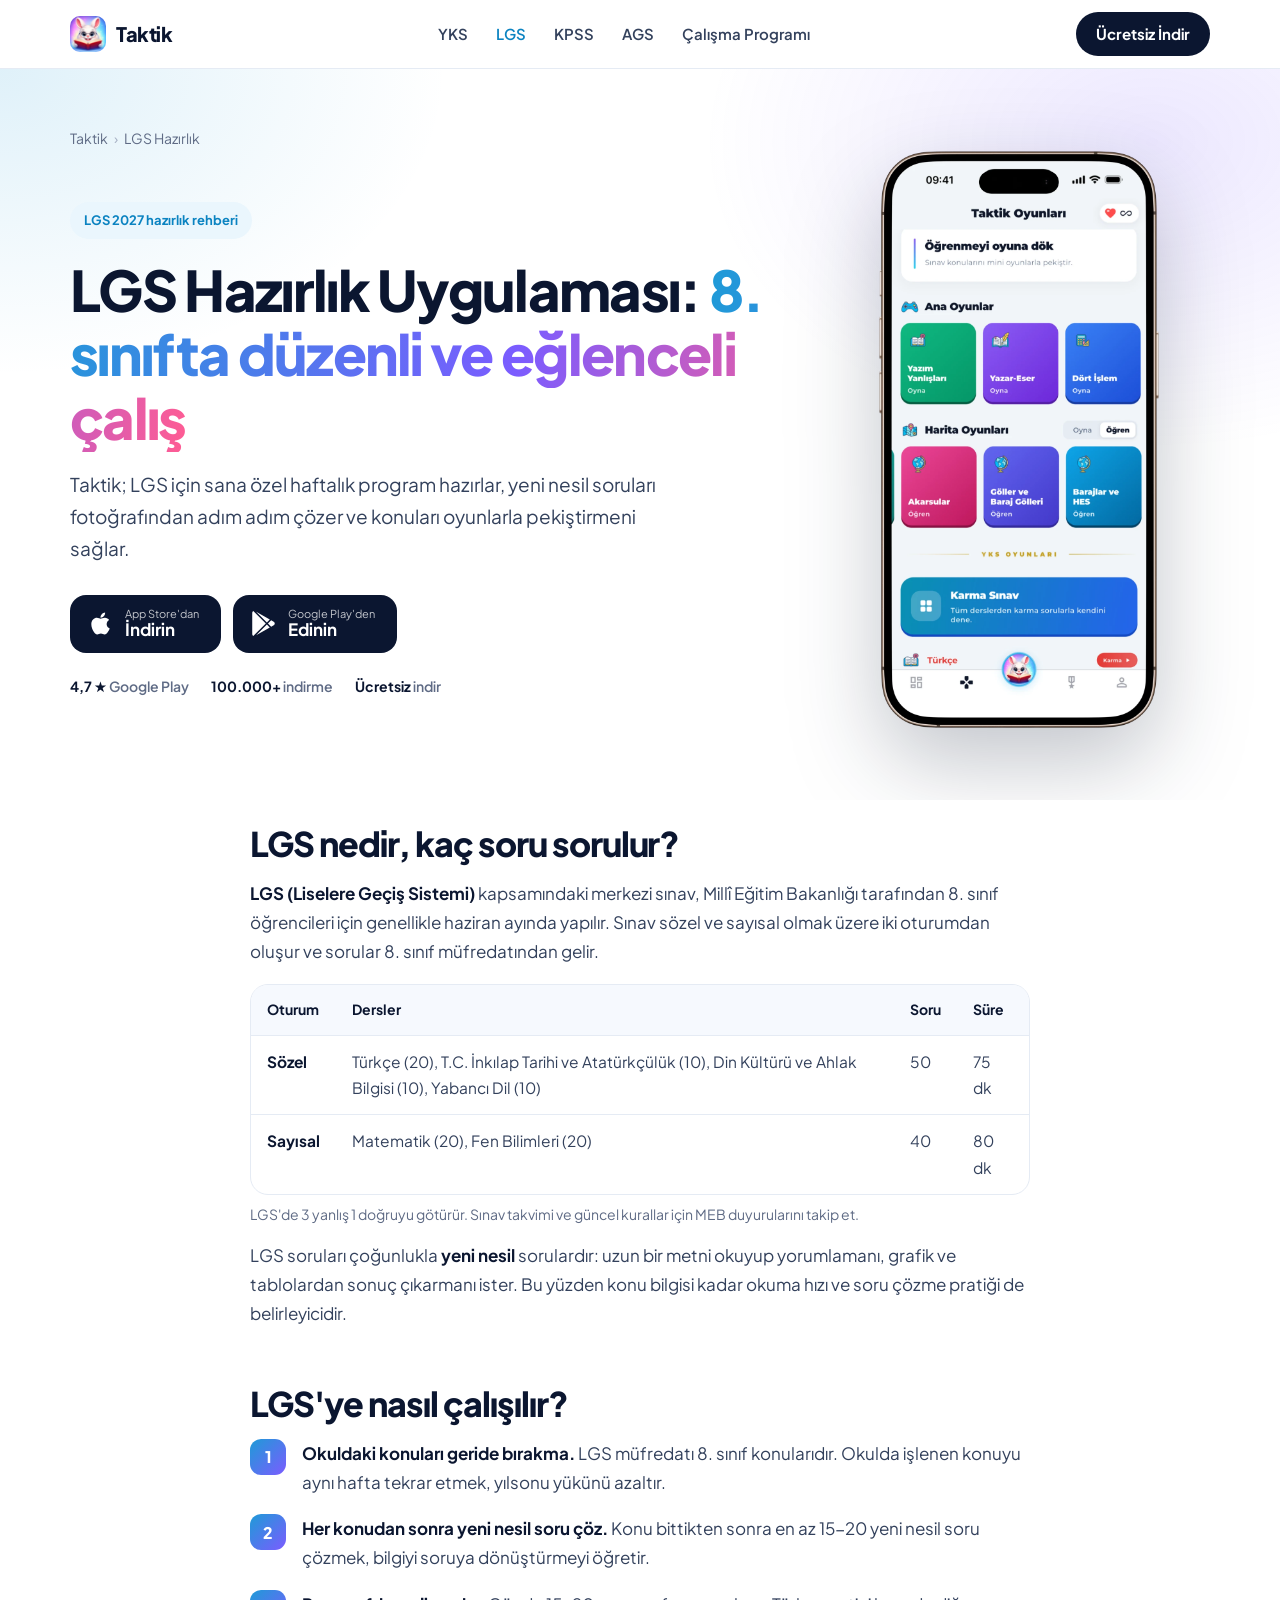
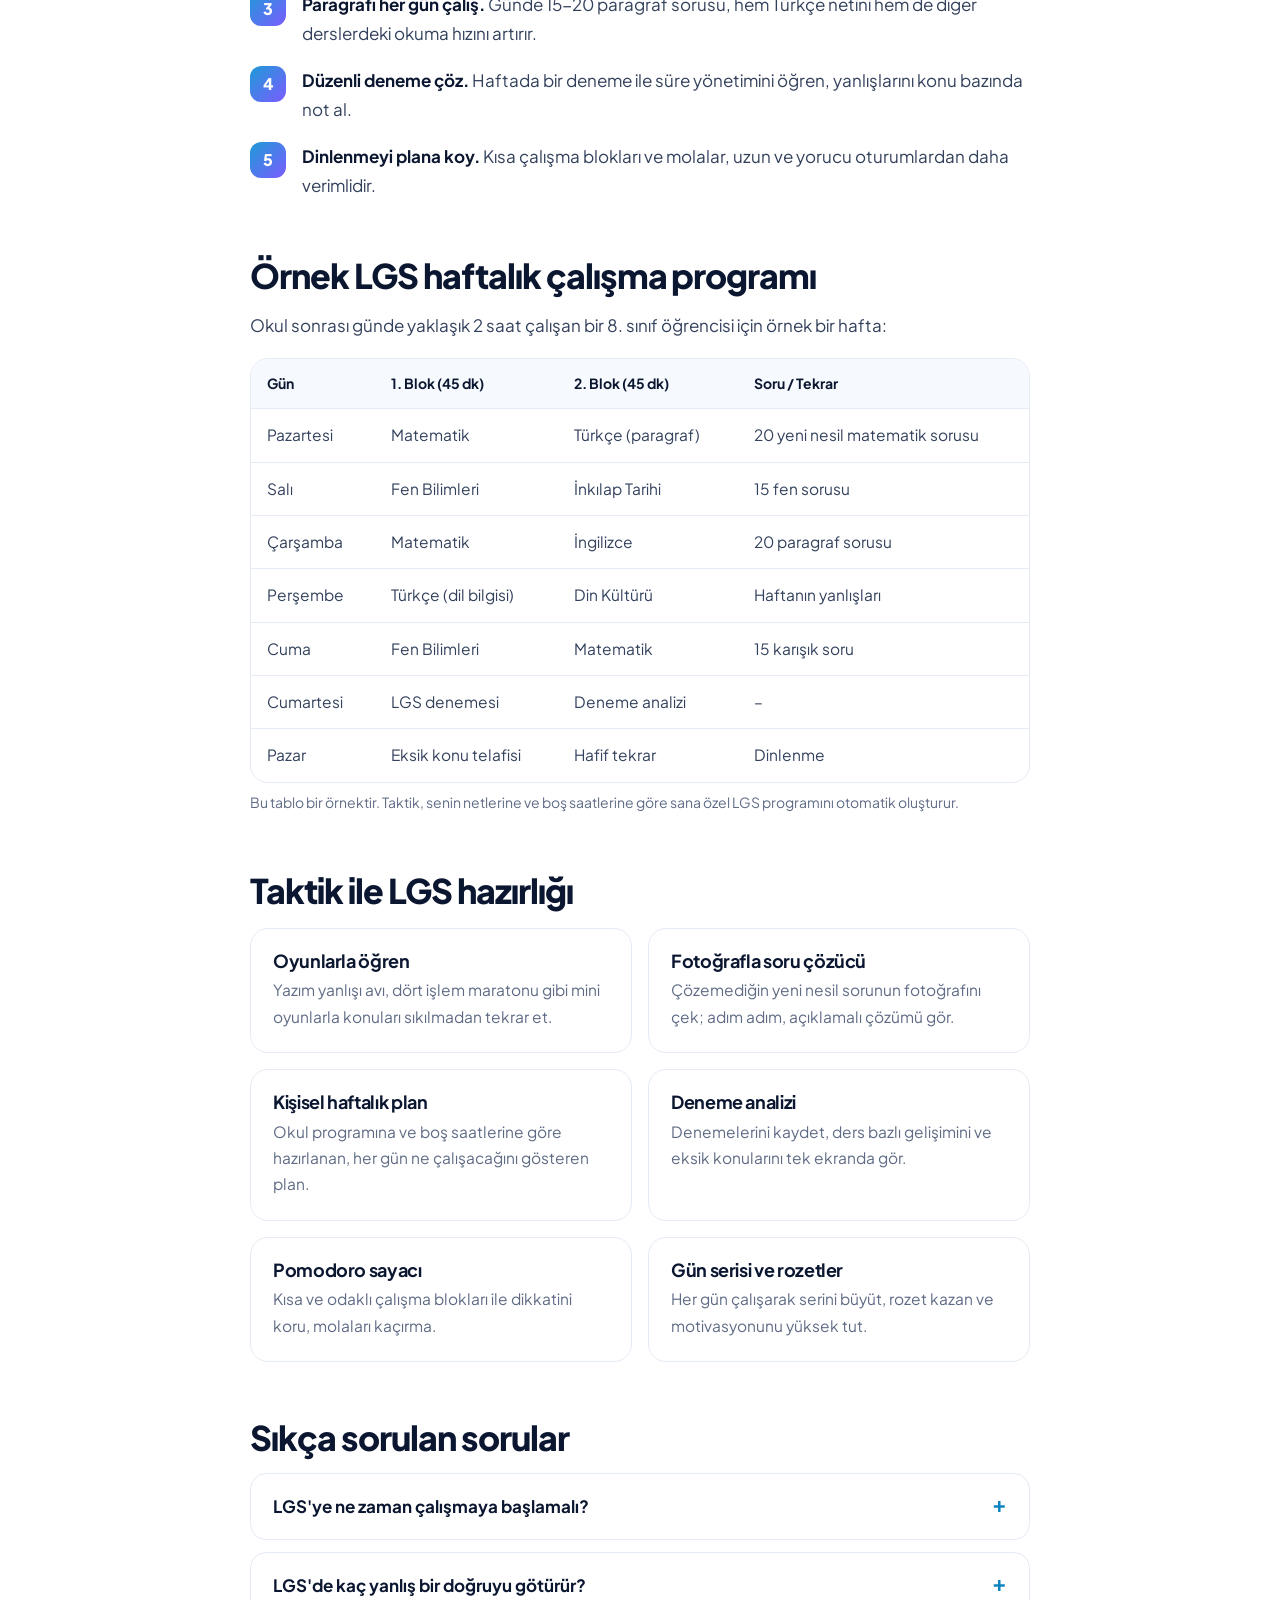
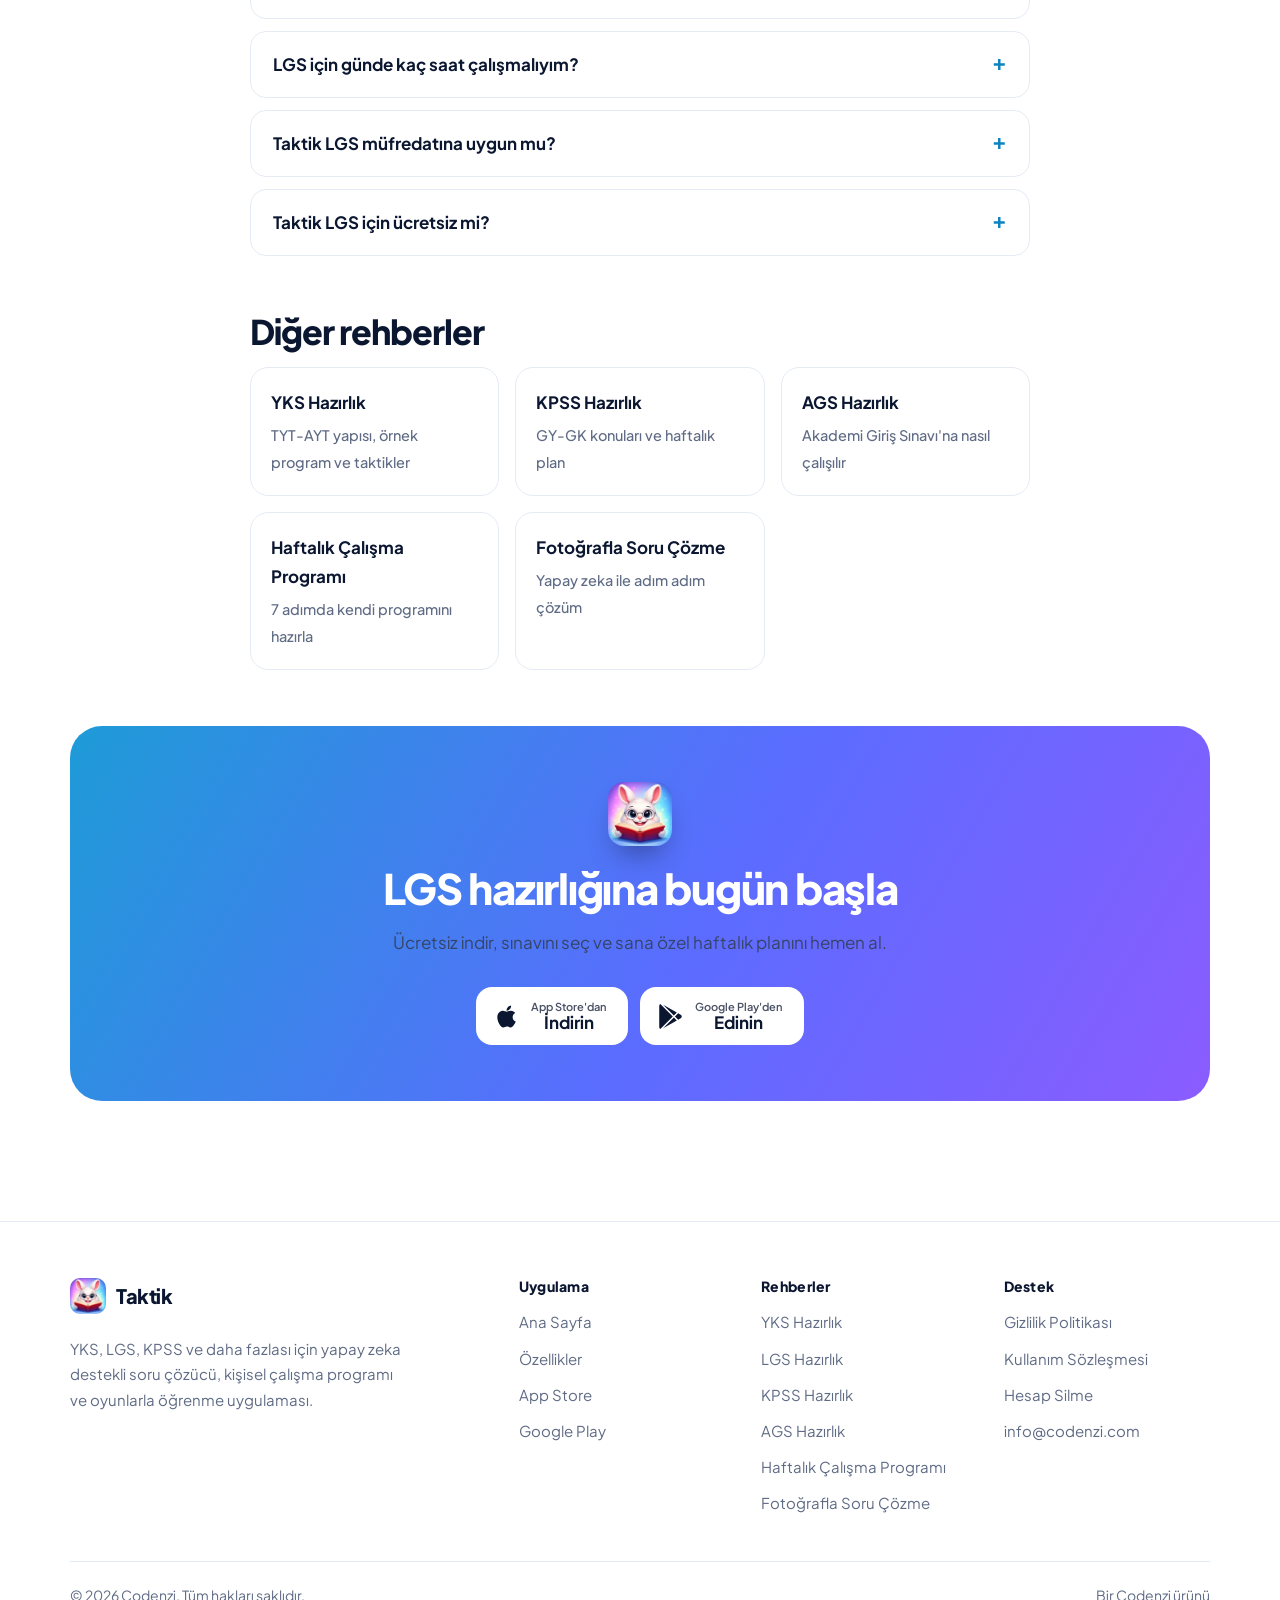
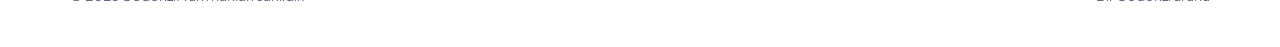
<file: lgs/index.html>
<!DOCTYPE html>
<html lang="tr">
<head>
    <meta charset="UTF-8">
    <meta name="viewport" content="width=device-width, initial-scale=1.0, viewport-fit=cover">
    <title>LGS Hazırlık Uygulaması: LGS Çalışma Programı ve Soru Çözücü | Taktik</title>
    <meta name="description" content="8. sınıf öğrencileri için LGS çalışma programı, fotoğrafla soru çözücü, deneme analizi ve oyunlarla konu tekrarı. Taktik AI ile LGS&#x27;ye düzenli ve eğlenceli hazırlan.">
    <link rel="canonical" href="https://taktik.codenzi.com/lgs/">
    <meta name="robots" content="index, follow, max-image-preview:large">
    <meta name="theme-color" content="#ffffff">
    <meta property="og:type" content="article">
    <meta property="og:site_name" content="Taktik">
    <meta property="og:locale" content="tr_TR">
    <meta property="og:title" content="LGS Hazırlık Uygulaması: LGS Çalışma Programı ve Soru Çözücü | Taktik">
    <meta property="og:description" content="8. sınıf öğrencileri için LGS çalışma programı, fotoğrafla soru çözücü, deneme analizi ve oyunlarla konu tekrarı. Taktik AI ile LGS&#x27;ye düzenli ve eğlenceli hazırlan.">
    <meta property="og:url" content="https://taktik.codenzi.com/lgs/">
    <meta property="og:image" content="https://taktik.codenzi.com/og.jpg">
    <meta property="og:image:width" content="1200">
    <meta property="og:image:height" content="630">
    <meta name="twitter:card" content="summary_large_image">
    <meta name="apple-itunes-app" content="app-id=6755930518">
    <link rel="icon" type="image/png" sizes="48x48" href="/favicon-48.png">
    <link rel="icon" href="/favicon.ico" sizes="any">
    <link rel="apple-touch-icon" href="/apple-touch-icon.png">
    <link rel="manifest" href="/site.webmanifest">
    <link rel="preconnect" href="https://fonts.googleapis.com">
    <link rel="preconnect" href="https://fonts.gstatic.com" crossorigin>
    <link rel="stylesheet" href="https://fonts.googleapis.com/css2?family=Plus+Jakarta+Sans:wght@400;500;600;700;800&display=swap">
    <link rel="stylesheet" href="/assets/page.css?v=1">
    <script type="application/ld+json">{"@context": "https://schema.org", "@graph": [{"@type": "WebPage", "@id": "https://taktik.codenzi.com/lgs/#webpage", "url": "https://taktik.codenzi.com/lgs/", "name": "LGS Hazırlık Uygulaması: LGS Çalışma Programı ve Soru Çözücü | Taktik", "description": "8. sınıf öğrencileri için LGS çalışma programı, fotoğrafla soru çözücü, deneme analizi ve oyunlarla konu tekrarı. Taktik AI ile LGS'ye düzenli ve eğlenceli hazırlan.", "inLanguage": "tr-TR", "isPartOf": {"@id": "https://taktik.codenzi.com/#website"}, "about": {"@id": "https://taktik.codenzi.com/#app"}, "primaryImageOfPage": {"@type": "ImageObject", "url": "https://taktik.codenzi.com/img/ss-oyunlar.webp"}, "dateModified": "2026-10-16", "breadcrumb": {"@id": "https://taktik.codenzi.com/lgs/#breadcrumb"}}, {"@type": "BreadcrumbList", "@id": "https://taktik.codenzi.com/lgs/#breadcrumb", "itemListElement": [{"@type": "ListItem", "position": 1, "name": "Taktik", "item": "https://taktik.codenzi.com/"}, {"@type": "ListItem", "position": 2, "name": "LGS Hazırlık", "item": "https://taktik.codenzi.com/lgs/"}]}, {"@type": "FAQPage", "@id": "https://taktik.codenzi.com/lgs/#faq", "mainEntity": [{"@type": "Question", "name": "LGS'ye ne zaman çalışmaya başlamalı?", "acceptedAnswer": {"@type": "Answer", "text": "8. sınıfın başında düzenli çalışmaya başlamak idealdir. 7. sınıfın sonunda temel konuları tekrar etmek de büyük avantaj sağlar."}}, {"@type": "Question", "name": "LGS'de kaç yanlış bir doğruyu götürür?", "acceptedAnswer": {"@type": "Answer", "text": "LGS'de 3 yanlış 1 doğruyu götürür. Bu yüzden emin olmadığın sorularda rastgele işaretleme yerine eleme yaparak karar vermek önemlidir."}}, {"@type": "Question", "name": "LGS için günde kaç saat çalışmalıyım?", "acceptedAnswer": {"@type": "Answer", "text": "Okul sonrası günde 2-3 saatlik verimli bir çalışma çoğu öğrenci için yeterlidir. Süreden çok düzen ve soru çözme pratiği belirleyicidir."}}, {"@type": "Question", "name": "Taktik LGS müfredatına uygun mu?", "acceptedAnswer": {"@type": "Answer", "text": "Evet. Sınavını LGS olarak seçtiğinde plan, testler ve içerikler LGS'ye göre şekillenir."}}, {"@type": "Question", "name": "Taktik LGS için ücretsiz mi?", "acceptedAnswer": {"@type": "Answer", "text": "Taktik'i ücretsiz indirip kullanmaya başlayabilirsin. Tüm özellikleri sınırsız kullanmak için uygulama içinden Taktik Pro'ya geçebilirsin."}}]}, {"@type": "MobileApplication", "@id": "https://taktik.codenzi.com/#app", "name": "Taktik AI: Sınavlara Hazırlık", "operatingSystem": "iOS, Android", "applicationCategory": "EducationalApplication", "offers": {"@type": "Offer", "price": "0", "priceCurrency": "TRY"}, "aggregateRating": {"@type": "AggregateRating", "ratingValue": "4.7", "ratingCount": "2240", "bestRating": "5"}, "downloadUrl": ["https://play.google.com/store/apps/details?id=com.codenzi.taktik", "https://apps.apple.com/tr/app/taktik-ai-s%C4%B1navlara-haz%C4%B1rl%C4%B1k/id6755930518"]}]}</script>
</head>
<body>
<svg width="0" height="0" style="position:absolute" aria-hidden="true">
<symbol id="i-apple" viewBox="0 0 384 512"><path d="M318.7 268.7c-.2-36.7 16.4-64.4 50-84.8-18.8-26.9-47.2-41.7-84.7-44.6-35.5-2.8-74.3 20.7-88.5 20.7-15 0-49.4-19.7-76.4-19.7C63.3 141.2 4 184.8 4 273.5q0 39.3 14.4 81.2c12.8 36.7 59 126.7 107.2 125.2 25.2-.6 43-17.9 75.8-17.9 31.8 0 48.3 17.9 76.4 17.9 48.6-.7 90.4-82.5 102.6-119.3-65.2-30.7-61.7-90-61.7-91.9zm-56.6-164.2c27.3-32.4 24.8-61.9 24-72.5-24.1 1.4-52 16.4-67.9 34.9-17.5 19.8-27.8 44.3-25.6 71.9 26.1 2 49.9-11.4 69.5-34.3z"/></symbol>
<symbol id="i-play" viewBox="0 0 512 512"><path d="M325.3 234.3L104.6 13l280.8 161.2-60.1 60.1zM47 0C34 6.8 25.3 19.2 25.3 35.3v441.3c0 16.1 8.7 28.5 21.7 35.3l256.6-256L47 0zm425.2 225.6l-58.9-34.1-65.7 64.5 65.7 64.5 60.1-34.1c18-14.3 18-46.5-1.2-60.8zM104.6 499l280.8-161.2-60.1-60.1L104.6 499z"/></symbol>
</svg>
<header class="nav">
    <div class="container nav-inner">
        <a href="/" class="brand"><img src="/logo_inapp.webp" alt="" width="36" height="36">Taktik</a>
        <nav class="nav-links" aria-label="Rehberler"><a href="/yks/">YKS</a><a href="/lgs/" aria-current="page">LGS</a><a href="/kpss/">KPSS</a><a href="/ags/">AGS</a><a href="/haftalik-calisma-programi/">Çalışma Programı</a></nav>
        <a href="/link.html" class="btn">Ücretsiz İndir</a>
    </div>
</header>
<main>
    <section class="p-hero">
        <div class="container">
            <nav class="crumbs" aria-label="Sayfa yolu"><ol><li><a href="/">Taktik</a></li><li aria-current="page">LGS Hazırlık</li></ol></nav>
            <div class="p-hero-grid">
                <div>
                    <span class="eyebrow" style="margin-top:22px">LGS 2027 hazırlık rehberi</span>
                    <h1>LGS Hazırlık Uygulaması: <span class="grad">8. sınıfta düzenli ve eğlenceli çalış</span></h1>
                    <p class="lead">Taktik; LGS için sana özel haftalık program hazırlar, yeni nesil soruları fotoğrafından adım adım çözer ve konuları oyunlarla pekiştirmeni sağlar.</p>
                    <div class="store-btns">
    <a class="store-btn" href="https://apps.apple.com/tr/app/taktik-ai-s%C4%B1navlara-haz%C4%B1rl%C4%B1k/id6755930518" target="_blank" rel="noopener" aria-label="Taktik'i App Store'dan indir"><svg><use href="#i-apple"/></svg><span><small>App Store'dan</small><strong>İndirin</strong></span></a>
    <a class="store-btn" href="https://play.google.com/store/apps/details?id=com.codenzi.taktik" target="_blank" rel="noopener" aria-label="Taktik'i Google Play'den indir"><svg><use href="#i-play"/></svg><span><small>Google Play'den</small><strong>Edinin</strong></span></a>
</div>
                    <div class="trust"><span><b>4,7 ★</b> Google Play</span><span><b>100.000+</b> indirme</span><span><b>Ücretsiz</b> indir</span></div>
                </div>
                <img class="phone" src="/img/ss-oyunlar.webp?v=2" alt="Taktik uygulamasında oyunlarla öğrenme ekranı" width="873" height="1800" fetchpriority="high">
            </div>
        </div>
    </section>

    <article class="article">
        <div class="container narrow">
            
<section>
    <h2>LGS nedir, kaç soru sorulur?</h2>
    <p><strong>LGS (Liselere Geçiş Sistemi)</strong> kapsamındaki merkezi sınav, Millî Eğitim Bakanlığı tarafından 8. sınıf öğrencileri için genellikle haziran ayında yapılır. Sınav sözel ve sayısal olmak üzere iki oturumdan oluşur ve sorular 8. sınıf müfredatından gelir.</p>
    <div class="table-wrap"><table><thead><tr><th scope="col">Oturum</th><th scope="col">Dersler</th><th scope="col">Soru</th><th scope="col">Süre</th></tr></thead><tbody><tr><td><strong>Sözel</strong></td><td>Türkçe (20), T.C. İnkılap Tarihi ve Atatürkçülük (10), Din Kültürü ve Ahlak Bilgisi (10), Yabancı Dil (10)</td><td>50</td><td>75 dk</td></tr><tr><td><strong>Sayısal</strong></td><td>Matematik (20), Fen Bilimleri (20)</td><td>40</td><td>80 dk</td></tr></tbody></table></div><p class="note">LGS'de 3 yanlış 1 doğruyu götürür. Sınav takvimi ve güncel kurallar için MEB duyurularını takip et.</p>
    <p>LGS soruları çoğunlukla <strong>yeni nesil</strong> sorulardır: uzun bir metni okuyup yorumlamanı, grafik ve tablolardan sonuç çıkarmanı ister. Bu yüzden konu bilgisi kadar okuma hızı ve soru çözme pratiği de belirleyicidir.</p>
</section>

<section>
    <h2>LGS'ye nasıl çalışılır?</h2>
    <ol class="steps"><li><strong>Okuldaki konuları geride bırakma.</strong> LGS müfredatı 8. sınıf konularıdır. Okulda işlenen konuyu aynı hafta tekrar etmek, yılsonu yükünü azaltır.</li><li><strong>Her konudan sonra yeni nesil soru çöz.</strong> Konu bittikten sonra en az 15-20 yeni nesil soru çözmek, bilgiyi soruya dönüştürmeyi öğretir.</li><li><strong>Paragrafı her gün çalış.</strong> Günde 15-20 paragraf sorusu, hem Türkçe netini hem de diğer derslerdeki okuma hızını artırır.</li><li><strong>Düzenli deneme çöz.</strong> Haftada bir deneme ile süre yönetimini öğren, yanlışlarını konu bazında not al.</li><li><strong>Dinlenmeyi plana koy.</strong> Kısa çalışma blokları ve molalar, uzun ve yorucu oturumlardan daha verimlidir.</li></ol>
</section>

<section id="ornek-program">
    <h2>Örnek LGS haftalık çalışma programı</h2>
    <p>Okul sonrası günde yaklaşık 2 saat çalışan bir 8. sınıf öğrencisi için örnek bir hafta:</p>
    <div class="table-wrap"><table><thead><tr><th scope="col">Gün</th><th scope="col">1. Blok (45 dk)</th><th scope="col">2. Blok (45 dk)</th><th scope="col">Soru / Tekrar</th></tr></thead><tbody><tr><td>Pazartesi</td><td>Matematik</td><td>Türkçe (paragraf)</td><td>20 yeni nesil matematik sorusu</td></tr><tr><td>Salı</td><td>Fen Bilimleri</td><td>İnkılap Tarihi</td><td>15 fen sorusu</td></tr><tr><td>Çarşamba</td><td>Matematik</td><td>İngilizce</td><td>20 paragraf sorusu</td></tr><tr><td>Perşembe</td><td>Türkçe (dil bilgisi)</td><td>Din Kültürü</td><td>Haftanın yanlışları</td></tr><tr><td>Cuma</td><td>Fen Bilimleri</td><td>Matematik</td><td>15 karışık soru</td></tr><tr><td>Cumartesi</td><td>LGS denemesi</td><td>Deneme analizi</td><td>–</td></tr><tr><td>Pazar</td><td>Eksik konu telafisi</td><td>Hafif tekrar</td><td>Dinlenme</td></tr></tbody></table></div><p class="note">Bu tablo bir örnektir. Taktik, senin netlerine ve boş saatlerine göre sana özel LGS programını otomatik oluşturur.</p>
</section>

<section>
    <h2>Taktik ile LGS hazırlığı</h2>
    <div class="features"><div class="feature"><h3>Oyunlarla öğren</h3><p>Yazım yanlışı avı, dört işlem maratonu gibi mini oyunlarla konuları sıkılmadan tekrar et.</p></div><div class="feature"><h3>Fotoğrafla soru çözücü</h3><p>Çözemediğin yeni nesil sorunun fotoğrafını çek; adım adım, açıklamalı çözümü gör.</p></div><div class="feature"><h3>Kişisel haftalık plan</h3><p>Okul programına ve boş saatlerine göre hazırlanan, her gün ne çalışacağını gösteren plan.</p></div><div class="feature"><h3>Deneme analizi</h3><p>Denemelerini kaydet, ders bazlı gelişimini ve eksik konularını tek ekranda gör.</p></div><div class="feature"><h3>Pomodoro sayacı</h3><p>Kısa ve odaklı çalışma blokları ile dikkatini koru, molaları kaçırma.</p></div><div class="feature"><h3>Gün serisi ve rozetler</h3><p>Her gün çalışarak serini büyüt, rozet kazan ve motivasyonunu yüksek tut.</p></div></div>
</section>

            <section id="sss">
                <h2>Sıkça sorulan sorular</h2>
                <div class="faq"><details><summary>LGS'ye ne zaman çalışmaya başlamalı?</summary><div class="answer"><p>8. sınıfın başında düzenli çalışmaya başlamak idealdir. 7. sınıfın sonunda temel konuları tekrar etmek de büyük avantaj sağlar.</p></div></details><details><summary>LGS'de kaç yanlış bir doğruyu götürür?</summary><div class="answer"><p>LGS'de 3 yanlış 1 doğruyu götürür. Bu yüzden emin olmadığın sorularda rastgele işaretleme yerine eleme yaparak karar vermek önemlidir.</p></div></details><details><summary>LGS için günde kaç saat çalışmalıyım?</summary><div class="answer"><p>Okul sonrası günde 2-3 saatlik verimli bir çalışma çoğu öğrenci için yeterlidir. Süreden çok düzen ve soru çözme pratiği belirleyicidir.</p></div></details><details><summary>Taktik LGS müfredatına uygun mu?</summary><div class="answer"><p>Evet. Sınavını LGS olarak seçtiğinde plan, testler ve içerikler LGS'ye göre şekillenir.</p></div></details><details><summary>Taktik LGS için ücretsiz mi?</summary><div class="answer"><p>Taktik'i ücretsiz indirip kullanmaya başlayabilirsin. Tüm özellikleri sınırsız kullanmak için uygulama içinden Taktik Pro'ya geçebilirsin.</p></div></details></div>
            </section>
            <section>
                <h2>Diğer rehberler</h2>
                <div class="related"><a href="/yks/"><strong>YKS Hazırlık</strong><span>TYT-AYT yapısı, örnek program ve taktikler</span></a><a href="/kpss/"><strong>KPSS Hazırlık</strong><span>GY-GK konuları ve haftalık plan</span></a><a href="/ags/"><strong>AGS Hazırlık</strong><span>Akademi Giriş Sınavı'na nasıl çalışılır</span></a><a href="/haftalik-calisma-programi/"><strong>Haftalık Çalışma Programı</strong><span>7 adımda kendi programını hazırla</span></a><a href="/soru-cozucu/"><strong>Fotoğrafla Soru Çözme</strong><span>Yapay zeka ile adım adım çözüm</span></a></div>
            </section>
        </div>
        <div class="container">
            <div class="cta">
                <img src="/logo_inapp.webp" alt="Taktik logosu" width="64" height="64" loading="lazy">
                <h2>LGS hazırlığına bugün başla</h2>
                <p>Ücretsiz indir, sınavını seç ve sana özel haftalık planını hemen al.</p>
                <div class="store-btns">
    <a class="store-btn" href="https://apps.apple.com/tr/app/taktik-ai-s%C4%B1navlara-haz%C4%B1rl%C4%B1k/id6755930518" target="_blank" rel="noopener" aria-label="Taktik'i App Store'dan indir"><svg><use href="#i-apple"/></svg><span><small>App Store'dan</small><strong>İndirin</strong></span></a>
    <a class="store-btn" href="https://play.google.com/store/apps/details?id=com.codenzi.taktik" target="_blank" rel="noopener" aria-label="Taktik'i Google Play'den indir"><svg><use href="#i-play"/></svg><span><small>Google Play'den</small><strong>Edinin</strong></span></a>
</div>
            </div>
        </div>
    </article>
</main>
<footer class="site">
    <div class="container">
        <div class="foot-grid">
            <div>
                <a href="/" class="brand"><img src="/logo_inapp.webp" alt="" width="36" height="36" loading="lazy">Taktik</a>
                <p>YKS, LGS, KPSS ve daha fazlası için yapay zeka destekli soru çözücü, kişisel çalışma programı ve oyunlarla öğrenme uygulaması.</p>
            </div>
            <div><h2>Uygulama</h2><ul>
                <li><a href="/">Ana Sayfa</a></li>
                <li><a href="/#ozellikler">Özellikler</a></li>
                <li><a href="https://apps.apple.com/tr/app/taktik-ai-s%C4%B1navlara-haz%C4%B1rl%C4%B1k/id6755930518" target="_blank" rel="noopener">App Store</a></li>
                <li><a href="https://play.google.com/store/apps/details?id=com.codenzi.taktik" target="_blank" rel="noopener">Google Play</a></li>
            </ul></div>
            <div><h2>Rehberler</h2><ul><li><a href="/yks/">YKS Hazırlık</a></li><li><a href="/lgs/">LGS Hazırlık</a></li><li><a href="/kpss/">KPSS Hazırlık</a></li><li><a href="/ags/">AGS Hazırlık</a></li><li><a href="/haftalik-calisma-programi/">Haftalık Çalışma Programı</a></li><li><a href="/soru-cozucu/">Fotoğrafla Soru Çözme</a></li></ul></div>
            <div><h2>Destek</h2><ul>
                <li><a href="https://www.codenzi.com/taktik-gizlilik-politikasi.html">Gizlilik Politikası</a></li>
                <li><a href="https://www.codenzi.com/taktik-kullanim-sozlesmesi.html">Kullanım Sözleşmesi</a></li>
                <li><a href="https://www.codenzi.com/taktik-hesap-silme.html">Hesap Silme</a></li>
                <li><a href="mailto:info@codenzi.com">info@codenzi.com</a></li>
            </ul></div>
        </div>
        <div class="foot-bottom"><span>© 2026 Codenzi. Tüm hakları saklıdır.</span><a href="https://www.codenzi.com">Bir Codenzi ürünü</a></div>
    </div>
</footer>
</body>
</html>
</file>
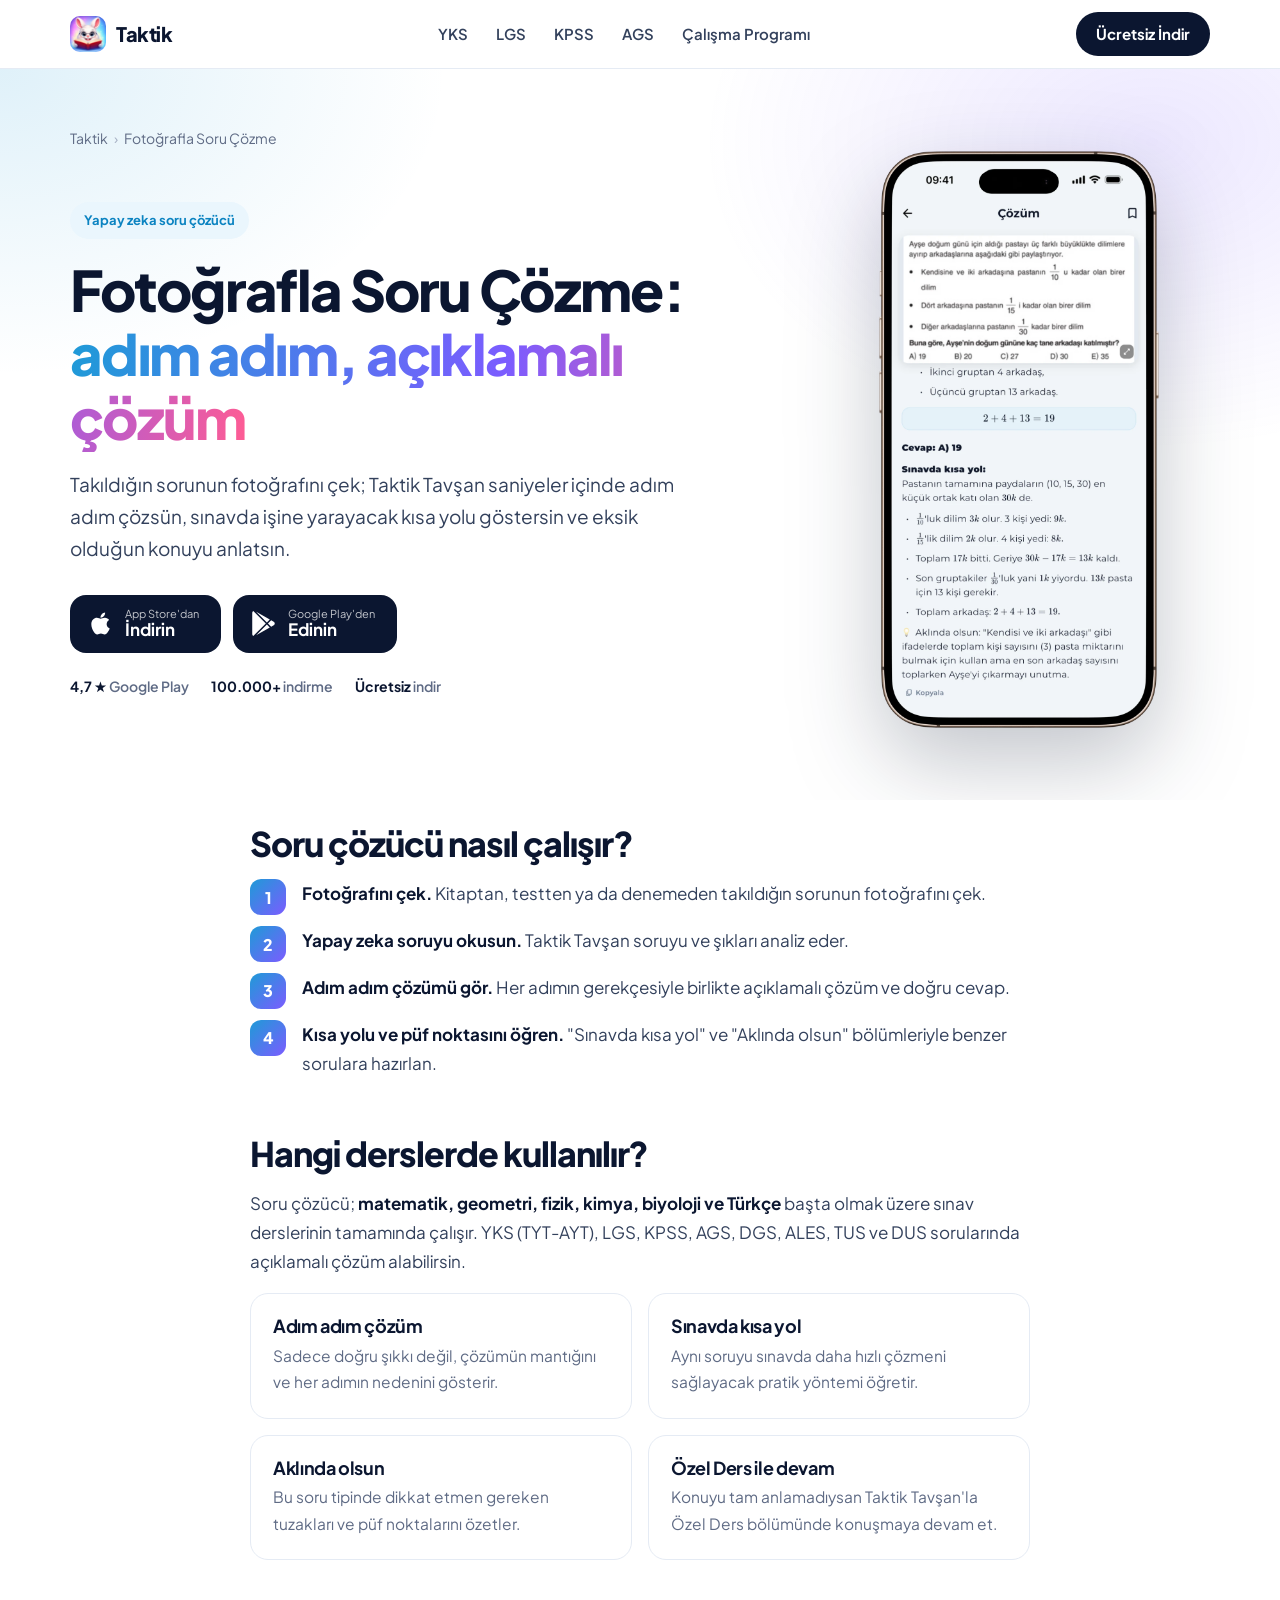
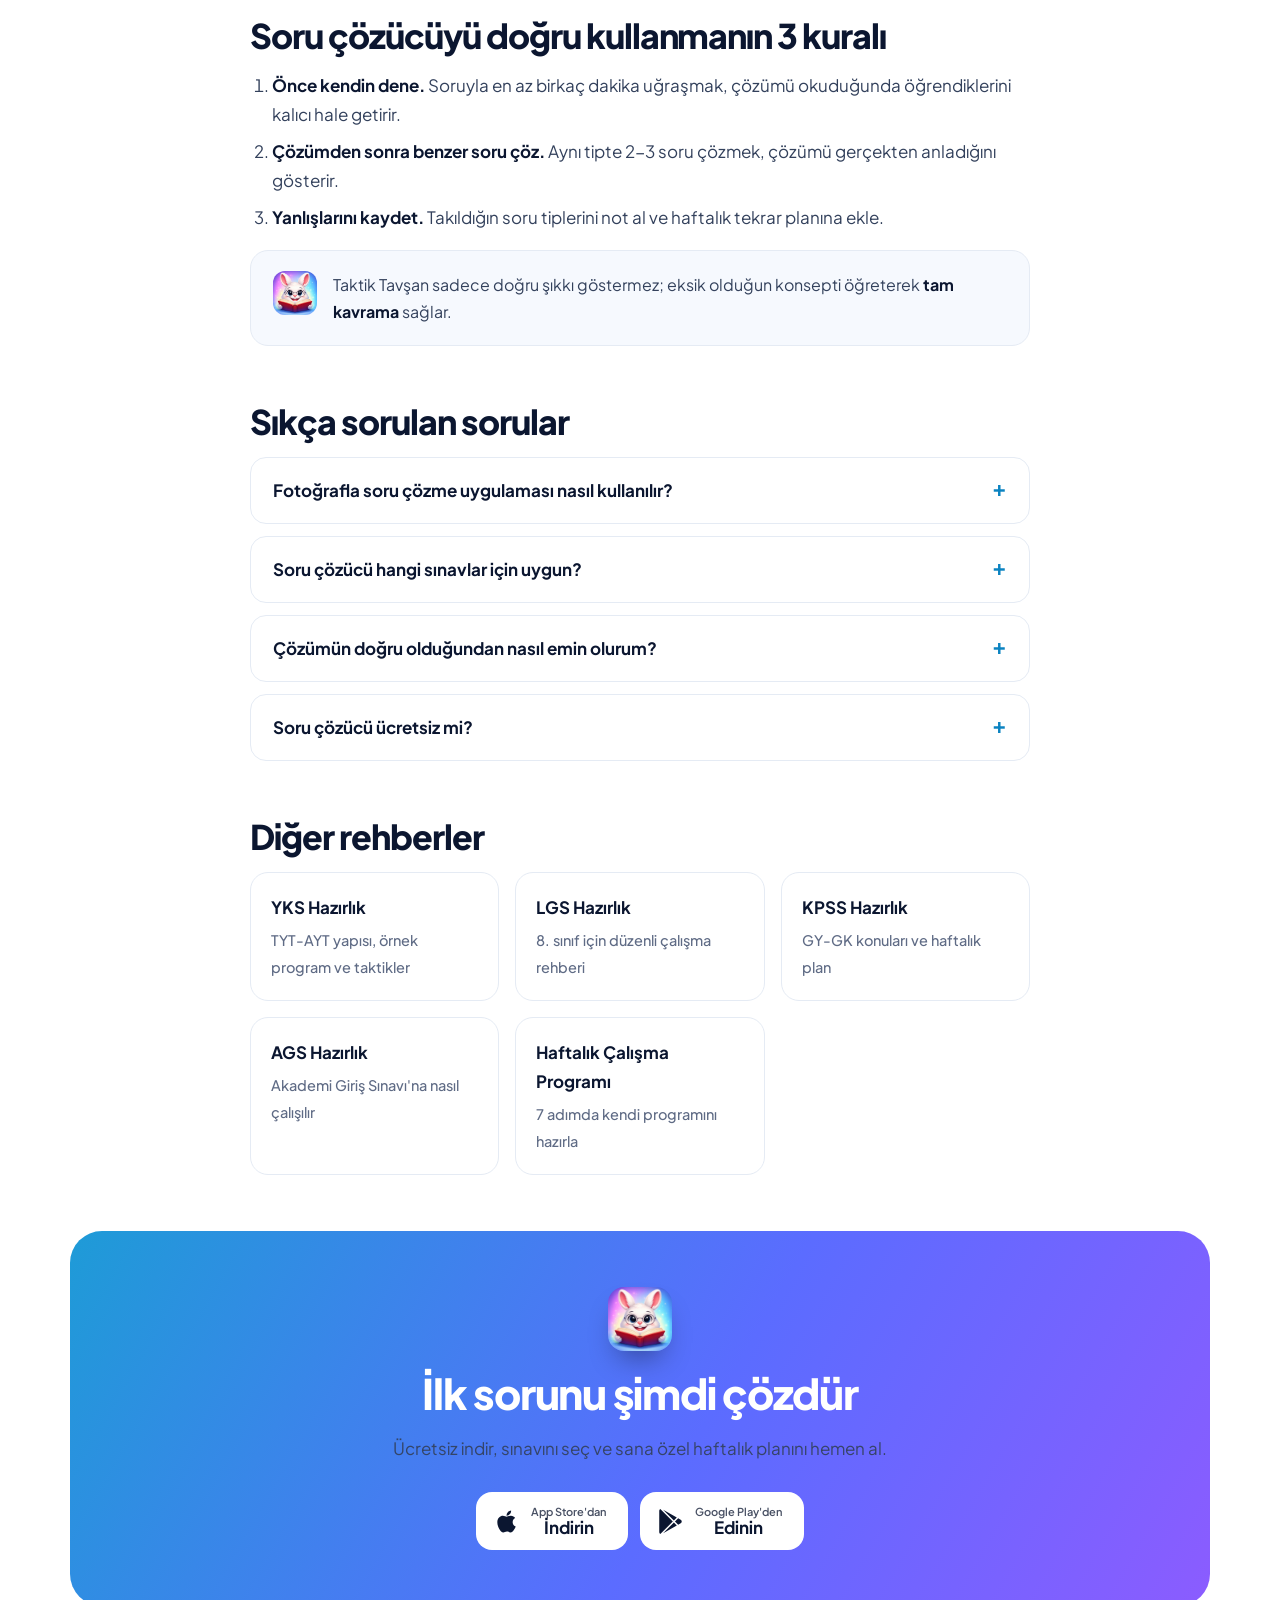
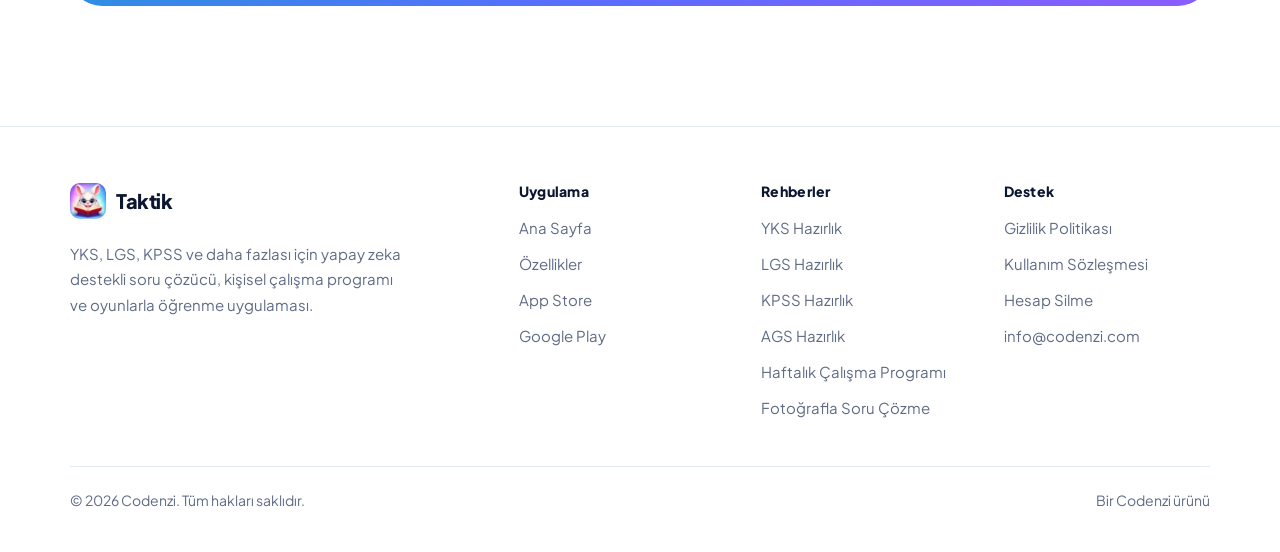
<file: soru-cozucu/index.html>
<!DOCTYPE html>
<html lang="tr">
<head>
    <meta charset="UTF-8">
    <meta name="viewport" content="width=device-width, initial-scale=1.0, viewport-fit=cover">
    <title>Fotoğrafla Soru Çözme Uygulaması: Yapay Zeka Soru Çözücü | Taktik</title>
    <meta name="description" content="Çözemediğin sorunun fotoğrafını çek, yapay zeka adım adım açıklamalı çözsün. Matematik, fen ve Türkçe; YKS, LGS, KPSS soruları için Taktik soru çözücü. Ücretsiz indir.">
    <link rel="canonical" href="https://taktik.codenzi.com/soru-cozucu/">
    <meta name="robots" content="index, follow, max-image-preview:large">
    <meta name="theme-color" content="#ffffff">
    <meta property="og:type" content="article">
    <meta property="og:site_name" content="Taktik">
    <meta property="og:locale" content="tr_TR">
    <meta property="og:title" content="Fotoğrafla Soru Çözme Uygulaması: Yapay Zeka Soru Çözücü | Taktik">
    <meta property="og:description" content="Çözemediğin sorunun fotoğrafını çek, yapay zeka adım adım açıklamalı çözsün. Matematik, fen ve Türkçe; YKS, LGS, KPSS soruları için Taktik soru çözücü. Ücretsiz indir.">
    <meta property="og:url" content="https://taktik.codenzi.com/soru-cozucu/">
    <meta property="og:image" content="https://taktik.codenzi.com/og.jpg">
    <meta property="og:image:width" content="1200">
    <meta property="og:image:height" content="630">
    <meta name="twitter:card" content="summary_large_image">
    <meta name="apple-itunes-app" content="app-id=6755930518">
    <link rel="icon" type="image/png" sizes="48x48" href="/favicon-48.png">
    <link rel="icon" href="/favicon.ico" sizes="any">
    <link rel="apple-touch-icon" href="/apple-touch-icon.png">
    <link rel="manifest" href="/site.webmanifest">
    <link rel="preconnect" href="https://fonts.googleapis.com">
    <link rel="preconnect" href="https://fonts.gstatic.com" crossorigin>
    <link rel="stylesheet" href="https://fonts.googleapis.com/css2?family=Plus+Jakarta+Sans:wght@400;500;600;700;800&display=swap">
    <link rel="stylesheet" href="/assets/page.css?v=1">
    <script type="application/ld+json">{"@context": "https://schema.org", "@graph": [{"@type": "WebPage", "@id": "https://taktik.codenzi.com/soru-cozucu/#webpage", "url": "https://taktik.codenzi.com/soru-cozucu/", "name": "Fotoğrafla Soru Çözme Uygulaması: Yapay Zeka Soru Çözücü | Taktik", "description": "Çözemediğin sorunun fotoğrafını çek, yapay zeka adım adım açıklamalı çözsün. Matematik, fen ve Türkçe; YKS, LGS, KPSS soruları için Taktik soru çözücü. Ücretsiz indir.", "inLanguage": "tr-TR", "isPartOf": {"@id": "https://taktik.codenzi.com/#website"}, "about": {"@id": "https://taktik.codenzi.com/#app"}, "primaryImageOfPage": {"@type": "ImageObject", "url": "https://taktik.codenzi.com/img/ss-soru-cozucu.webp"}, "dateModified": "2026-10-16", "breadcrumb": {"@id": "https://taktik.codenzi.com/soru-cozucu/#breadcrumb"}}, {"@type": "BreadcrumbList", "@id": "https://taktik.codenzi.com/soru-cozucu/#breadcrumb", "itemListElement": [{"@type": "ListItem", "position": 1, "name": "Taktik", "item": "https://taktik.codenzi.com/"}, {"@type": "ListItem", "position": 2, "name": "Fotoğrafla Soru Çözme", "item": "https://taktik.codenzi.com/soru-cozucu/"}]}, {"@type": "FAQPage", "@id": "https://taktik.codenzi.com/soru-cozucu/#faq", "mainEntity": [{"@type": "Question", "name": "Fotoğrafla soru çözme uygulaması nasıl kullanılır?", "acceptedAnswer": {"@type": "Answer", "text": "Taktik'i indir, ana sayfadaki Soru Çözücü'ye dokun ve sorunun fotoğrafını çek. Birkaç saniye içinde adım adım çözümü görürsün."}}, {"@type": "Question", "name": "Soru çözücü hangi sınavlar için uygun?", "acceptedAnswer": {"@type": "Answer", "text": "YKS (TYT-AYT), LGS, KPSS, AGS, DGS, ALES, TUS ve DUS sorularında kullanabilirsin."}}, {"@type": "Question", "name": "Çözümün doğru olduğundan nasıl emin olurum?", "acceptedAnswer": {"@type": "Answer", "text": "Her çözüm adım adım ve gerekçeleriyle gösterildiği için mantığını kontrol edebilirsin. Emin olmadığın bir nokta olursa Özel Ders bölümünde Taktik Tavşan'a sorabilirsin."}}, {"@type": "Question", "name": "Soru çözücü ücretsiz mi?", "acceptedAnswer": {"@type": "Answer", "text": "Taktik'i ücretsiz indirip deneyebilirsin. Tüm özellikleri sınırsız kullanmak için uygulama içinden Taktik Pro'ya geçebilirsin."}}]}, {"@type": "MobileApplication", "@id": "https://taktik.codenzi.com/#app", "name": "Taktik AI: Sınavlara Hazırlık", "operatingSystem": "iOS, Android", "applicationCategory": "EducationalApplication", "offers": {"@type": "Offer", "price": "0", "priceCurrency": "TRY"}, "aggregateRating": {"@type": "AggregateRating", "ratingValue": "4.7", "ratingCount": "2240", "bestRating": "5"}, "downloadUrl": ["https://play.google.com/store/apps/details?id=com.codenzi.taktik", "https://apps.apple.com/tr/app/taktik-ai-s%C4%B1navlara-haz%C4%B1rl%C4%B1k/id6755930518"]}]}</script>
</head>
<body>
<svg width="0" height="0" style="position:absolute" aria-hidden="true">
<symbol id="i-apple" viewBox="0 0 384 512"><path d="M318.7 268.7c-.2-36.7 16.4-64.4 50-84.8-18.8-26.9-47.2-41.7-84.7-44.6-35.5-2.8-74.3 20.7-88.5 20.7-15 0-49.4-19.7-76.4-19.7C63.3 141.2 4 184.8 4 273.5q0 39.3 14.4 81.2c12.8 36.7 59 126.7 107.2 125.2 25.2-.6 43-17.9 75.8-17.9 31.8 0 48.3 17.9 76.4 17.9 48.6-.7 90.4-82.5 102.6-119.3-65.2-30.7-61.7-90-61.7-91.9zm-56.6-164.2c27.3-32.4 24.8-61.9 24-72.5-24.1 1.4-52 16.4-67.9 34.9-17.5 19.8-27.8 44.3-25.6 71.9 26.1 2 49.9-11.4 69.5-34.3z"/></symbol>
<symbol id="i-play" viewBox="0 0 512 512"><path d="M325.3 234.3L104.6 13l280.8 161.2-60.1 60.1zM47 0C34 6.8 25.3 19.2 25.3 35.3v441.3c0 16.1 8.7 28.5 21.7 35.3l256.6-256L47 0zm425.2 225.6l-58.9-34.1-65.7 64.5 65.7 64.5 60.1-34.1c18-14.3 18-46.5-1.2-60.8zM104.6 499l280.8-161.2-60.1-60.1L104.6 499z"/></symbol>
</svg>
<header class="nav">
    <div class="container nav-inner">
        <a href="/" class="brand"><img src="/logo_inapp.webp" alt="" width="36" height="36">Taktik</a>
        <nav class="nav-links" aria-label="Rehberler"><a href="/yks/">YKS</a><a href="/lgs/">LGS</a><a href="/kpss/">KPSS</a><a href="/ags/">AGS</a><a href="/haftalik-calisma-programi/">Çalışma Programı</a></nav>
        <a href="/link.html" class="btn">Ücretsiz İndir</a>
    </div>
</header>
<main>
    <section class="p-hero">
        <div class="container">
            <nav class="crumbs" aria-label="Sayfa yolu"><ol><li><a href="/">Taktik</a></li><li aria-current="page">Fotoğrafla Soru Çözme</li></ol></nav>
            <div class="p-hero-grid">
                <div>
                    <span class="eyebrow" style="margin-top:22px">Yapay zeka soru çözücü</span>
                    <h1>Fotoğrafla Soru Çözme: <span class="grad">adım adım, açıklamalı çözüm</span></h1>
                    <p class="lead">Takıldığın sorunun fotoğrafını çek; Taktik Tavşan saniyeler içinde adım adım çözsün, sınavda işine yarayacak kısa yolu göstersin ve eksik olduğun konuyu anlatsın.</p>
                    <div class="store-btns">
    <a class="store-btn" href="https://apps.apple.com/tr/app/taktik-ai-s%C4%B1navlara-haz%C4%B1rl%C4%B1k/id6755930518" target="_blank" rel="noopener" aria-label="Taktik'i App Store'dan indir"><svg><use href="#i-apple"/></svg><span><small>App Store'dan</small><strong>İndirin</strong></span></a>
    <a class="store-btn" href="https://play.google.com/store/apps/details?id=com.codenzi.taktik" target="_blank" rel="noopener" aria-label="Taktik'i Google Play'den indir"><svg><use href="#i-play"/></svg><span><small>Google Play'den</small><strong>Edinin</strong></span></a>
</div>
                    <div class="trust"><span><b>4,7 ★</b> Google Play</span><span><b>100.000+</b> indirme</span><span><b>Ücretsiz</b> indir</span></div>
                </div>
                <img class="phone" src="/img/ss-soru-cozucu.webp?v=2" alt="Taktik uygulamasında fotoğrafla çözülmüş bir matematik sorusu" width="873" height="1800" fetchpriority="high">
            </div>
        </div>
    </section>

    <article class="article">
        <div class="container narrow">
            
<section>
    <h2>Soru çözücü nasıl çalışır?</h2>
    <ol class="steps"><li><strong>Fotoğrafını çek.</strong> Kitaptan, testten ya da denemeden takıldığın sorunun fotoğrafını çek.</li><li><strong>Yapay zeka soruyu okusun.</strong> Taktik Tavşan soruyu ve şıkları analiz eder.</li><li><strong>Adım adım çözümü gör.</strong> Her adımın gerekçesiyle birlikte açıklamalı çözüm ve doğru cevap.</li><li><strong>Kısa yolu ve püf noktasını öğren.</strong> "Sınavda kısa yol" ve "Aklında olsun" bölümleriyle benzer sorulara hazırlan.</li></ol>
</section>

<section>
    <h2>Hangi derslerde kullanılır?</h2>
    <p>Soru çözücü; <strong>matematik, geometri, fizik, kimya, biyoloji ve Türkçe</strong> başta olmak üzere sınav derslerinin tamamında çalışır. YKS (TYT-AYT), LGS, KPSS, AGS, DGS, ALES, TUS ve DUS sorularında açıklamalı çözüm alabilirsin.</p>
    <div class="features"><div class="feature"><h3>Adım adım çözüm</h3><p>Sadece doğru şıkkı değil, çözümün mantığını ve her adımın nedenini gösterir.</p></div><div class="feature"><h3>Sınavda kısa yol</h3><p>Aynı soruyu sınavda daha hızlı çözmeni sağlayacak pratik yöntemi öğretir.</p></div><div class="feature"><h3>Aklında olsun</h3><p>Bu soru tipinde dikkat etmen gereken tuzakları ve püf noktalarını özetler.</p></div><div class="feature"><h3>Özel Ders ile devam</h3><p>Konuyu tam anlamadıysan Taktik Tavşan'la Özel Ders bölümünde konuşmaya devam et.</p></div></div>
</section>

<section>
    <h2>Soru çözücüyü doğru kullanmanın 3 kuralı</h2>
    <ol>
        <li><strong>Önce kendin dene.</strong> Soruyla en az birkaç dakika uğraşmak, çözümü okuduğunda öğrendiklerini kalıcı hale getirir.</li>
        <li><strong>Çözümden sonra benzer soru çöz.</strong> Aynı tipte 2-3 soru çözmek, çözümü gerçekten anladığını gösterir.</li>
        <li><strong>Yanlışlarını kaydet.</strong> Takıldığın soru tiplerini not al ve haftalık tekrar planına ekle.</li>
    </ol>
    <div class="callout"><img src="/logo_inapp.webp" alt="" width="44" height="44" loading="lazy"><p>Taktik Tavşan sadece doğru şıkkı göstermez; eksik olduğun konsepti öğreterek <strong>tam kavrama</strong> sağlar.</p></div>
</section>

            <section id="sss">
                <h2>Sıkça sorulan sorular</h2>
                <div class="faq"><details><summary>Fotoğrafla soru çözme uygulaması nasıl kullanılır?</summary><div class="answer"><p>Taktik'i indir, ana sayfadaki Soru Çözücü'ye dokun ve sorunun fotoğrafını çek. Birkaç saniye içinde adım adım çözümü görürsün.</p></div></details><details><summary>Soru çözücü hangi sınavlar için uygun?</summary><div class="answer"><p>YKS (TYT-AYT), LGS, KPSS, AGS, DGS, ALES, TUS ve DUS sorularında kullanabilirsin.</p></div></details><details><summary>Çözümün doğru olduğundan nasıl emin olurum?</summary><div class="answer"><p>Her çözüm adım adım ve gerekçeleriyle gösterildiği için mantığını kontrol edebilirsin. Emin olmadığın bir nokta olursa Özel Ders bölümünde Taktik Tavşan'a sorabilirsin.</p></div></details><details><summary>Soru çözücü ücretsiz mi?</summary><div class="answer"><p>Taktik'i ücretsiz indirip deneyebilirsin. Tüm özellikleri sınırsız kullanmak için uygulama içinden Taktik Pro'ya geçebilirsin.</p></div></details></div>
            </section>
            <section>
                <h2>Diğer rehberler</h2>
                <div class="related"><a href="/yks/"><strong>YKS Hazırlık</strong><span>TYT-AYT yapısı, örnek program ve taktikler</span></a><a href="/lgs/"><strong>LGS Hazırlık</strong><span>8. sınıf için düzenli çalışma rehberi</span></a><a href="/kpss/"><strong>KPSS Hazırlık</strong><span>GY-GK konuları ve haftalık plan</span></a><a href="/ags/"><strong>AGS Hazırlık</strong><span>Akademi Giriş Sınavı'na nasıl çalışılır</span></a><a href="/haftalik-calisma-programi/"><strong>Haftalık Çalışma Programı</strong><span>7 adımda kendi programını hazırla</span></a></div>
            </section>
        </div>
        <div class="container">
            <div class="cta">
                <img src="/logo_inapp.webp" alt="Taktik logosu" width="64" height="64" loading="lazy">
                <h2>İlk sorunu şimdi çözdür</h2>
                <p>Ücretsiz indir, sınavını seç ve sana özel haftalık planını hemen al.</p>
                <div class="store-btns">
    <a class="store-btn" href="https://apps.apple.com/tr/app/taktik-ai-s%C4%B1navlara-haz%C4%B1rl%C4%B1k/id6755930518" target="_blank" rel="noopener" aria-label="Taktik'i App Store'dan indir"><svg><use href="#i-apple"/></svg><span><small>App Store'dan</small><strong>İndirin</strong></span></a>
    <a class="store-btn" href="https://play.google.com/store/apps/details?id=com.codenzi.taktik" target="_blank" rel="noopener" aria-label="Taktik'i Google Play'den indir"><svg><use href="#i-play"/></svg><span><small>Google Play'den</small><strong>Edinin</strong></span></a>
</div>
            </div>
        </div>
    </article>
</main>
<footer class="site">
    <div class="container">
        <div class="foot-grid">
            <div>
                <a href="/" class="brand"><img src="/logo_inapp.webp" alt="" width="36" height="36" loading="lazy">Taktik</a>
                <p>YKS, LGS, KPSS ve daha fazlası için yapay zeka destekli soru çözücü, kişisel çalışma programı ve oyunlarla öğrenme uygulaması.</p>
            </div>
            <div><h2>Uygulama</h2><ul>
                <li><a href="/">Ana Sayfa</a></li>
                <li><a href="/#ozellikler">Özellikler</a></li>
                <li><a href="https://apps.apple.com/tr/app/taktik-ai-s%C4%B1navlara-haz%C4%B1rl%C4%B1k/id6755930518" target="_blank" rel="noopener">App Store</a></li>
                <li><a href="https://play.google.com/store/apps/details?id=com.codenzi.taktik" target="_blank" rel="noopener">Google Play</a></li>
            </ul></div>
            <div><h2>Rehberler</h2><ul><li><a href="/yks/">YKS Hazırlık</a></li><li><a href="/lgs/">LGS Hazırlık</a></li><li><a href="/kpss/">KPSS Hazırlık</a></li><li><a href="/ags/">AGS Hazırlık</a></li><li><a href="/haftalik-calisma-programi/">Haftalık Çalışma Programı</a></li><li><a href="/soru-cozucu/">Fotoğrafla Soru Çözme</a></li></ul></div>
            <div><h2>Destek</h2><ul>
                <li><a href="https://www.codenzi.com/taktik-gizlilik-politikasi.html">Gizlilik Politikası</a></li>
                <li><a href="https://www.codenzi.com/taktik-kullanim-sozlesmesi.html">Kullanım Sözleşmesi</a></li>
                <li><a href="https://www.codenzi.com/taktik-hesap-silme.html">Hesap Silme</a></li>
                <li><a href="mailto:info@codenzi.com">info@codenzi.com</a></li>
            </ul></div>
        </div>
        <div class="foot-bottom"><span>© 2026 Codenzi. Tüm hakları saklıdır.</span><a href="https://www.codenzi.com">Bir Codenzi ürünü</a></div>
    </div>
</footer>
</body>
</html>
</file>
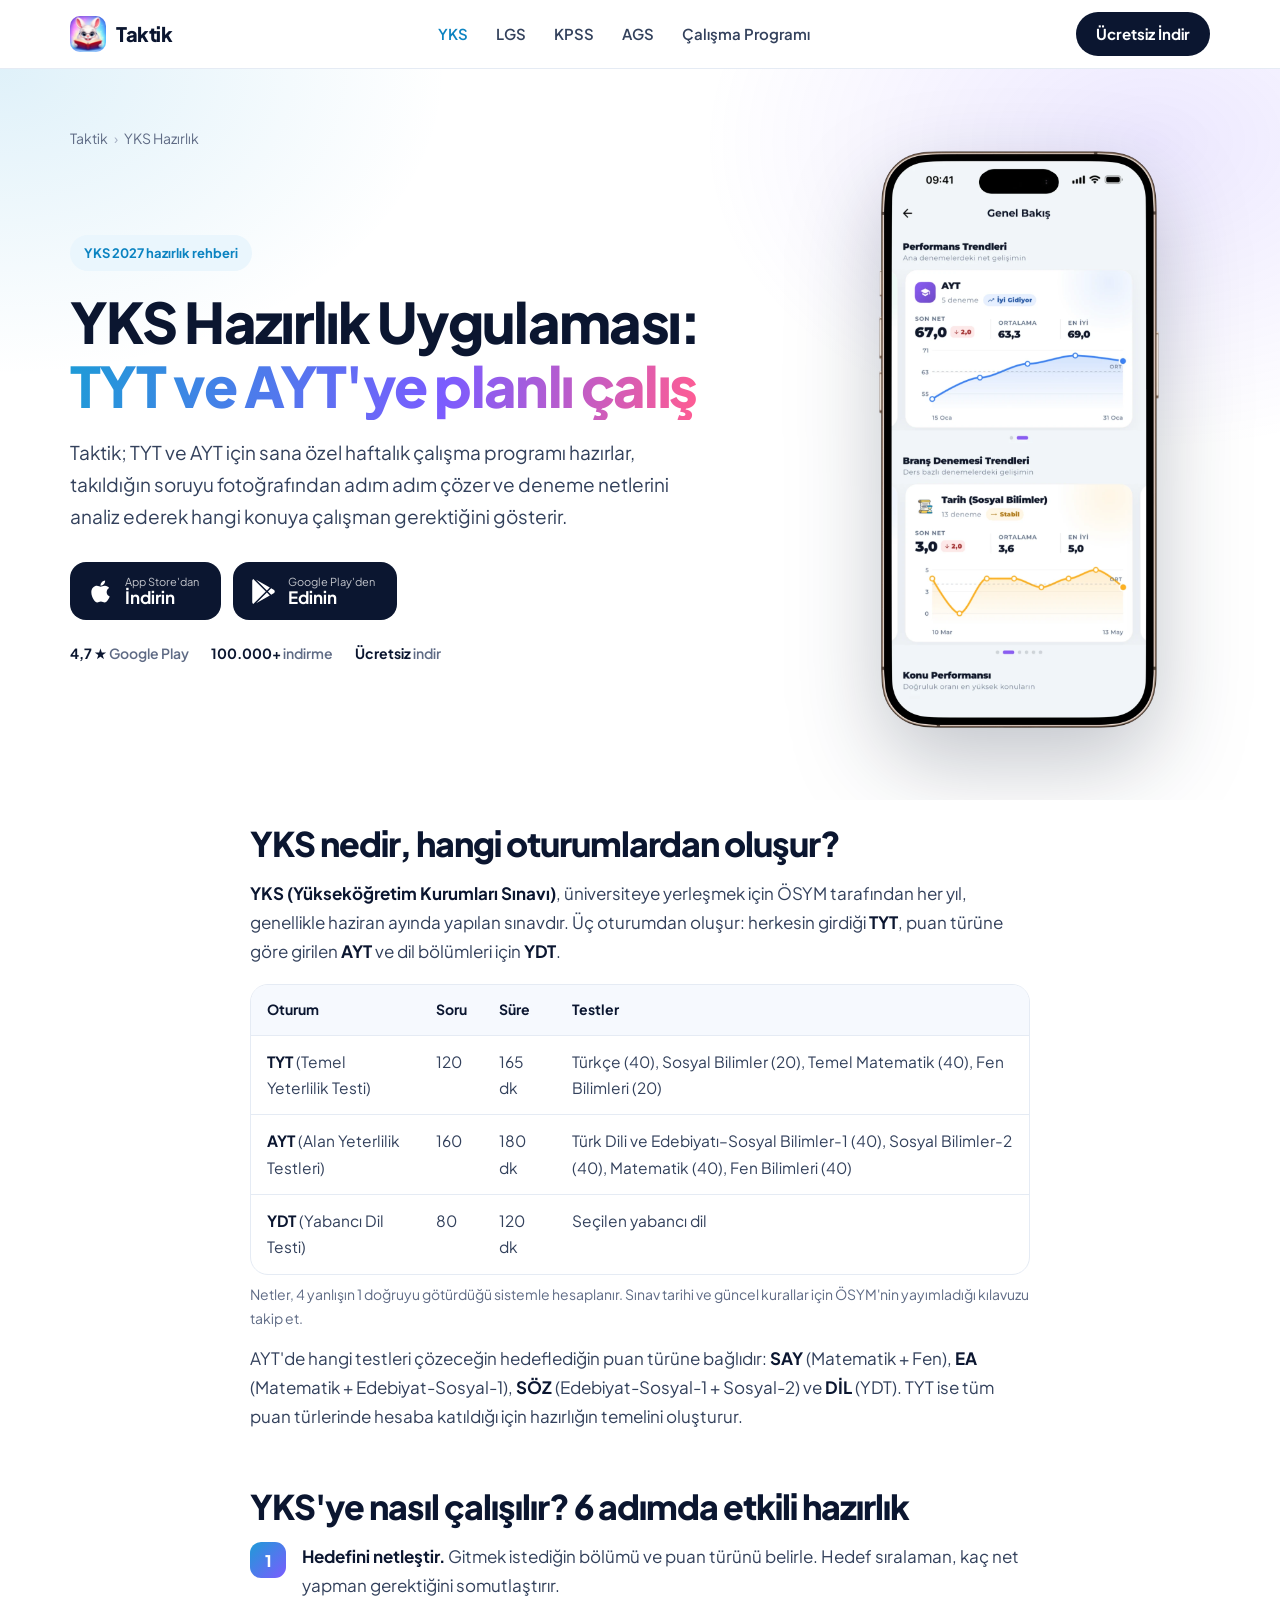
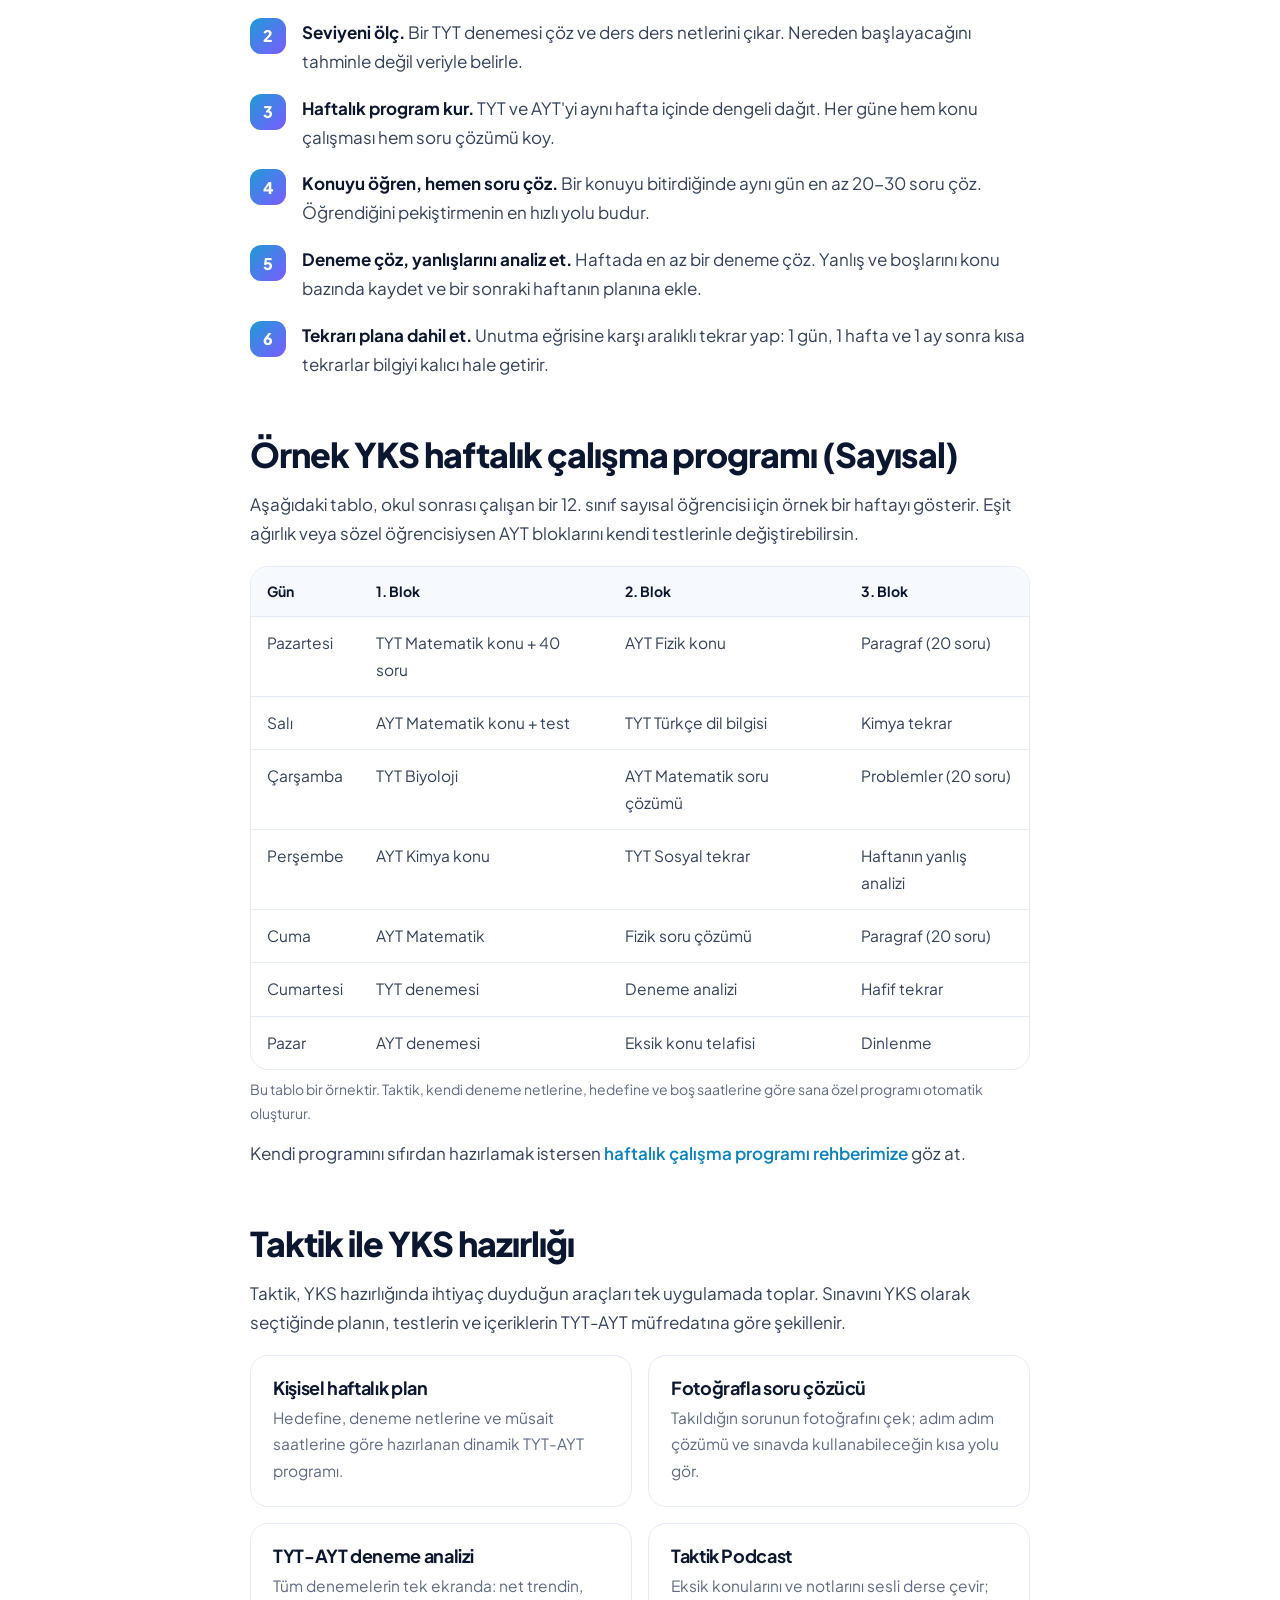
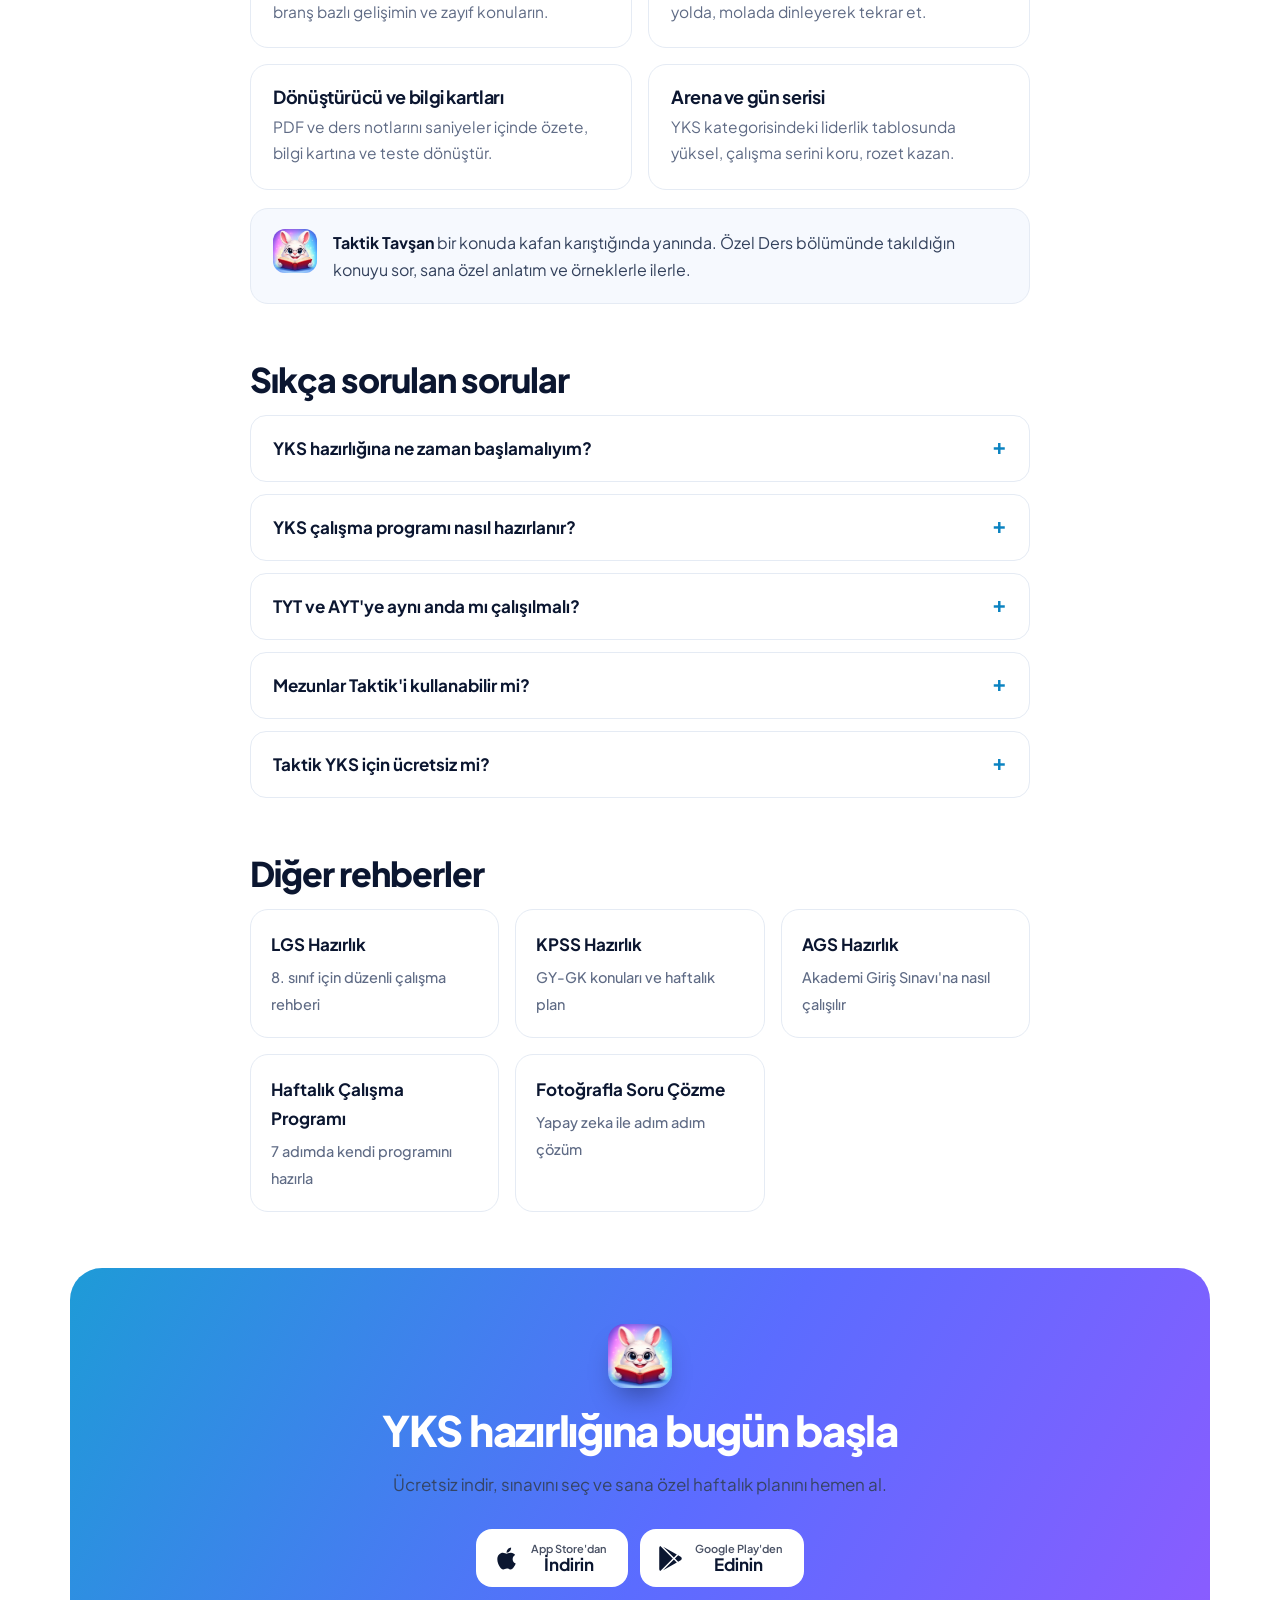
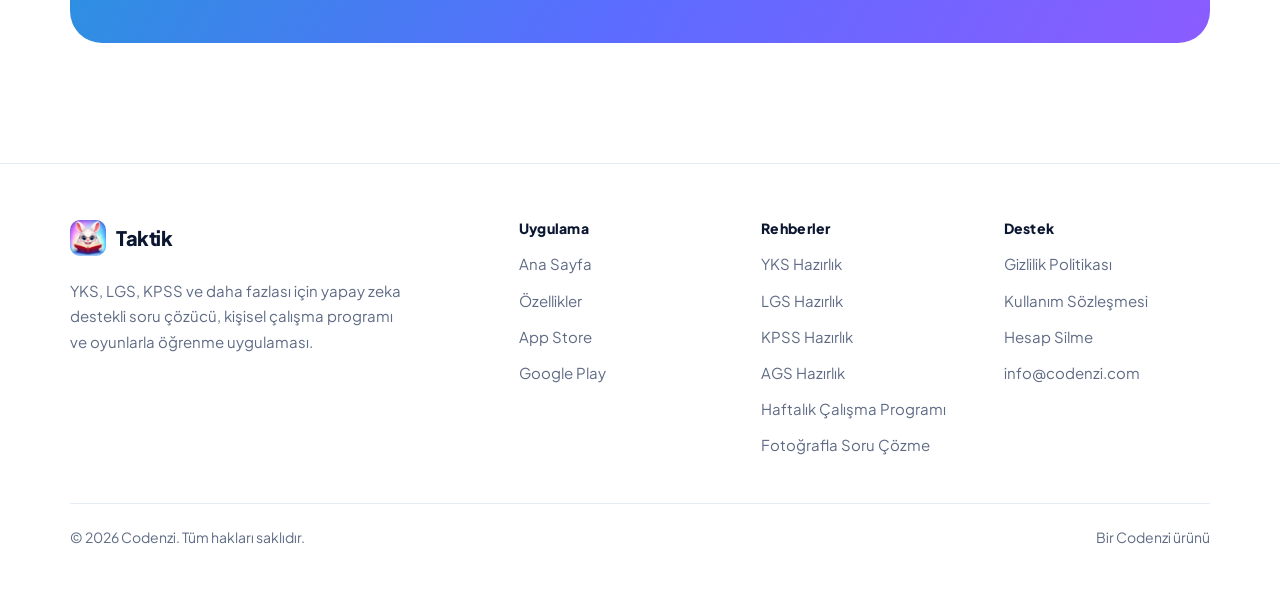
<file: yks/index.html>
<!DOCTYPE html>
<html lang="tr">
<head>
    <meta charset="UTF-8">
    <meta name="viewport" content="width=device-width, initial-scale=1.0, viewport-fit=cover">
    <title>YKS Hazırlık Uygulaması: TYT-AYT Çalışma Programı ve Soru Çözücü | Taktik</title>
    <meta name="description" content="YKS&#x27;ye hazırlanırken sana özel haftalık çalışma programı, fotoğrafla soru çözücü, TYT-AYT deneme analizi ve konu tekrarı. Taktik AI ile YKS&#x27;ye planlı çalış, ücretsiz indir.">
    <link rel="canonical" href="https://taktik.codenzi.com/yks/">
    <meta name="robots" content="index, follow, max-image-preview:large">
    <meta name="theme-color" content="#ffffff">
    <meta property="og:type" content="article">
    <meta property="og:site_name" content="Taktik">
    <meta property="og:locale" content="tr_TR">
    <meta property="og:title" content="YKS Hazırlık Uygulaması: TYT-AYT Çalışma Programı ve Soru Çözücü | Taktik">
    <meta property="og:description" content="YKS&#x27;ye hazırlanırken sana özel haftalık çalışma programı, fotoğrafla soru çözücü, TYT-AYT deneme analizi ve konu tekrarı. Taktik AI ile YKS&#x27;ye planlı çalış, ücretsiz indir.">
    <meta property="og:url" content="https://taktik.codenzi.com/yks/">
    <meta property="og:image" content="https://taktik.codenzi.com/og.jpg">
    <meta property="og:image:width" content="1200">
    <meta property="og:image:height" content="630">
    <meta name="twitter:card" content="summary_large_image">
    <meta name="apple-itunes-app" content="app-id=6755930518">
    <link rel="icon" type="image/png" sizes="48x48" href="/favicon-48.png">
    <link rel="icon" href="/favicon.ico" sizes="any">
    <link rel="apple-touch-icon" href="/apple-touch-icon.png">
    <link rel="manifest" href="/site.webmanifest">
    <link rel="preconnect" href="https://fonts.googleapis.com">
    <link rel="preconnect" href="https://fonts.gstatic.com" crossorigin>
    <link rel="stylesheet" href="https://fonts.googleapis.com/css2?family=Plus+Jakarta+Sans:wght@400;500;600;700;800&display=swap">
    <link rel="stylesheet" href="/assets/page.css?v=1">
    <script type="application/ld+json">{"@context": "https://schema.org", "@graph": [{"@type": "WebPage", "@id": "https://taktik.codenzi.com/yks/#webpage", "url": "https://taktik.codenzi.com/yks/", "name": "YKS Hazırlık Uygulaması: TYT-AYT Çalışma Programı ve Soru Çözücü | Taktik", "description": "YKS'ye hazırlanırken sana özel haftalık çalışma programı, fotoğrafla soru çözücü, TYT-AYT deneme analizi ve konu tekrarı. Taktik AI ile YKS'ye planlı çalış, ücretsiz indir.", "inLanguage": "tr-TR", "isPartOf": {"@id": "https://taktik.codenzi.com/#website"}, "about": {"@id": "https://taktik.codenzi.com/#app"}, "primaryImageOfPage": {"@type": "ImageObject", "url": "https://taktik.codenzi.com/img/ss-deneme-analizi.webp"}, "dateModified": "2026-10-16", "breadcrumb": {"@id": "https://taktik.codenzi.com/yks/#breadcrumb"}}, {"@type": "BreadcrumbList", "@id": "https://taktik.codenzi.com/yks/#breadcrumb", "itemListElement": [{"@type": "ListItem", "position": 1, "name": "Taktik", "item": "https://taktik.codenzi.com/"}, {"@type": "ListItem", "position": 2, "name": "YKS Hazırlık", "item": "https://taktik.codenzi.com/yks/"}]}, {"@type": "FAQPage", "@id": "https://taktik.codenzi.com/yks/#faq", "mainEntity": [{"@type": "Question", "name": "YKS hazırlığına ne zaman başlamalıyım?", "acceptedAnswer": {"@type": "Answer", "text": "Pek çok öğrenci için 11. sınıfın ikinci dönemi ideal bir başlangıçtır. 12. sınıfta ya da mezun olarak başlıyorsan da geç değil; önemli olan düzenli bir program ve haftalık deneme takibidir."}}, {"@type": "Question", "name": "YKS çalışma programı nasıl hazırlanır?", "acceptedAnswer": {"@type": "Answer", "text": "Önce boş saatlerini ve hedefini belirle, bir deneme ile seviyeni ölç, zayıf derslere daha fazla zaman ayır ve her güne soru çözümü ekle. Adım adım anlatım için haftalık çalışma programı rehberimize bakabilirsin. Taktik bu programı senin verilerine göre otomatik hazırlar."}}, {"@type": "Question", "name": "TYT ve AYT'ye aynı anda mı çalışılmalı?", "acceptedAnswer": {"@type": "Answer", "text": "Genellikle evet. Hazırlığın başında TYT ağırlıklı başlayıp AYT konularını paralel ilerletmek, son aylarda ise deneme ve tekrar ağırlığını artırmak yaygın ve etkili bir yöntemdir."}}, {"@type": "Question", "name": "Mezunlar Taktik'i kullanabilir mi?", "acceptedAnswer": {"@type": "Answer", "text": "Elbette. Taktik; lise öğrencileri, mezunlar ve yeniden sınava hazırlanan herkes için hedefe ve müsait saatlere göre plan oluşturur."}}, {"@type": "Question", "name": "Taktik YKS için ücretsiz mi?", "acceptedAnswer": {"@type": "Answer", "text": "Taktik'i ücretsiz indirip kullanmaya başlayabilirsin. Tüm özellikleri sınırsız kullanmak için uygulama içinden Taktik Pro'ya geçebilirsin."}}]}, {"@type": "MobileApplication", "@id": "https://taktik.codenzi.com/#app", "name": "Taktik AI: Sınavlara Hazırlık", "operatingSystem": "iOS, Android", "applicationCategory": "EducationalApplication", "offers": {"@type": "Offer", "price": "0", "priceCurrency": "TRY"}, "aggregateRating": {"@type": "AggregateRating", "ratingValue": "4.7", "ratingCount": "2240", "bestRating": "5"}, "downloadUrl": ["https://play.google.com/store/apps/details?id=com.codenzi.taktik", "https://apps.apple.com/tr/app/taktik-ai-s%C4%B1navlara-haz%C4%B1rl%C4%B1k/id6755930518"]}]}</script>
</head>
<body>
<svg width="0" height="0" style="position:absolute" aria-hidden="true">
<symbol id="i-apple" viewBox="0 0 384 512"><path d="M318.7 268.7c-.2-36.7 16.4-64.4 50-84.8-18.8-26.9-47.2-41.7-84.7-44.6-35.5-2.8-74.3 20.7-88.5 20.7-15 0-49.4-19.7-76.4-19.7C63.3 141.2 4 184.8 4 273.5q0 39.3 14.4 81.2c12.8 36.7 59 126.7 107.2 125.2 25.2-.6 43-17.9 75.8-17.9 31.8 0 48.3 17.9 76.4 17.9 48.6-.7 90.4-82.5 102.6-119.3-65.2-30.7-61.7-90-61.7-91.9zm-56.6-164.2c27.3-32.4 24.8-61.9 24-72.5-24.1 1.4-52 16.4-67.9 34.9-17.5 19.8-27.8 44.3-25.6 71.9 26.1 2 49.9-11.4 69.5-34.3z"/></symbol>
<symbol id="i-play" viewBox="0 0 512 512"><path d="M325.3 234.3L104.6 13l280.8 161.2-60.1 60.1zM47 0C34 6.8 25.3 19.2 25.3 35.3v441.3c0 16.1 8.7 28.5 21.7 35.3l256.6-256L47 0zm425.2 225.6l-58.9-34.1-65.7 64.5 65.7 64.5 60.1-34.1c18-14.3 18-46.5-1.2-60.8zM104.6 499l280.8-161.2-60.1-60.1L104.6 499z"/></symbol>
</svg>
<header class="nav">
    <div class="container nav-inner">
        <a href="/" class="brand"><img src="/logo_inapp.webp" alt="" width="36" height="36">Taktik</a>
        <nav class="nav-links" aria-label="Rehberler"><a href="/yks/" aria-current="page">YKS</a><a href="/lgs/">LGS</a><a href="/kpss/">KPSS</a><a href="/ags/">AGS</a><a href="/haftalik-calisma-programi/">Çalışma Programı</a></nav>
        <a href="/link.html" class="btn">Ücretsiz İndir</a>
    </div>
</header>
<main>
    <section class="p-hero">
        <div class="container">
            <nav class="crumbs" aria-label="Sayfa yolu"><ol><li><a href="/">Taktik</a></li><li aria-current="page">YKS Hazırlık</li></ol></nav>
            <div class="p-hero-grid">
                <div>
                    <span class="eyebrow" style="margin-top:22px">YKS 2027 hazırlık rehberi</span>
                    <h1>YKS Hazırlık Uygulaması: <span class="grad">TYT ve AYT'ye planlı çalış</span></h1>
                    <p class="lead">Taktik; TYT ve AYT için sana özel haftalık çalışma programı hazırlar, takıldığın soruyu fotoğrafından adım adım çözer ve deneme netlerini analiz ederek hangi konuya çalışman gerektiğini gösterir.</p>
                    <div class="store-btns">
    <a class="store-btn" href="https://apps.apple.com/tr/app/taktik-ai-s%C4%B1navlara-haz%C4%B1rl%C4%B1k/id6755930518" target="_blank" rel="noopener" aria-label="Taktik'i App Store'dan indir"><svg><use href="#i-apple"/></svg><span><small>App Store'dan</small><strong>İndirin</strong></span></a>
    <a class="store-btn" href="https://play.google.com/store/apps/details?id=com.codenzi.taktik" target="_blank" rel="noopener" aria-label="Taktik'i Google Play'den indir"><svg><use href="#i-play"/></svg><span><small>Google Play'den</small><strong>Edinin</strong></span></a>
</div>
                    <div class="trust"><span><b>4,7 ★</b> Google Play</span><span><b>100.000+</b> indirme</span><span><b>Ücretsiz</b> indir</span></div>
                </div>
                <img class="phone" src="/img/ss-deneme-analizi.webp?v=2" alt="Taktik uygulamasında TYT ve AYT deneme analizi ekranı" width="873" height="1800" fetchpriority="high">
            </div>
        </div>
    </section>

    <article class="article">
        <div class="container narrow">
            
<section>
    <h2>YKS nedir, hangi oturumlardan oluşur?</h2>
    <p><strong>YKS (Yükseköğretim Kurumları Sınavı)</strong>, üniversiteye yerleşmek için ÖSYM tarafından her yıl, genellikle haziran ayında yapılan sınavdır. Üç oturumdan oluşur: herkesin girdiği <strong>TYT</strong>, puan türüne göre girilen <strong>AYT</strong> ve dil bölümleri için <strong>YDT</strong>.</p>
    <div class="table-wrap"><table><thead><tr><th scope="col">Oturum</th><th scope="col">Soru</th><th scope="col">Süre</th><th scope="col">Testler</th></tr></thead><tbody><tr><td><strong>TYT</strong> (Temel Yeterlilik Testi)</td><td>120</td><td>165 dk</td><td>Türkçe (40), Sosyal Bilimler (20), Temel Matematik (40), Fen Bilimleri (20)</td></tr><tr><td><strong>AYT</strong> (Alan Yeterlilik Testleri)</td><td>160</td><td>180 dk</td><td>Türk Dili ve Edebiyatı–Sosyal Bilimler-1 (40), Sosyal Bilimler-2 (40), Matematik (40), Fen Bilimleri (40)</td></tr><tr><td><strong>YDT</strong> (Yabancı Dil Testi)</td><td>80</td><td>120 dk</td><td>Seçilen yabancı dil</td></tr></tbody></table></div><p class="note">Netler, 4 yanlışın 1 doğruyu götürdüğü sistemle hesaplanır. Sınav tarihi ve güncel kurallar için ÖSYM'nin yayımladığı kılavuzu takip et.</p>
    <p>AYT'de hangi testleri çözeceğin hedeflediğin puan türüne bağlıdır: <strong>SAY</strong> (Matematik + Fen), <strong>EA</strong> (Matematik + Edebiyat-Sosyal-1), <strong>SÖZ</strong> (Edebiyat-Sosyal-1 + Sosyal-2) ve <strong>DİL</strong> (YDT). TYT ise tüm puan türlerinde hesaba katıldığı için hazırlığın temelini oluşturur.</p>
</section>

<section>
    <h2>YKS'ye nasıl çalışılır? 6 adımda etkili hazırlık</h2>
    <ol class="steps"><li><strong>Hedefini netleştir.</strong> Gitmek istediğin bölümü ve puan türünü belirle. Hedef sıralaman, kaç net yapman gerektiğini somutlaştırır.</li><li><strong>Seviyeni ölç.</strong> Bir TYT denemesi çöz ve ders ders netlerini çıkar. Nereden başlayacağını tahminle değil veriyle belirle.</li><li><strong>Haftalık program kur.</strong> TYT ve AYT'yi aynı hafta içinde dengeli dağıt. Her güne hem konu çalışması hem soru çözümü koy.</li><li><strong>Konuyu öğren, hemen soru çöz.</strong> Bir konuyu bitirdiğinde aynı gün en az 20-30 soru çöz. Öğrendiğini pekiştirmenin en hızlı yolu budur.</li><li><strong>Deneme çöz, yanlışlarını analiz et.</strong> Haftada en az bir deneme çöz. Yanlış ve boşlarını konu bazında kaydet ve bir sonraki haftanın planına ekle.</li><li><strong>Tekrarı plana dahil et.</strong> Unutma eğrisine karşı aralıklı tekrar yap: 1 gün, 1 hafta ve 1 ay sonra kısa tekrarlar bilgiyi kalıcı hale getirir.</li></ol>
</section>

<section id="ornek-program">
    <h2>Örnek YKS haftalık çalışma programı (Sayısal)</h2>
    <p>Aşağıdaki tablo, okul sonrası çalışan bir 12. sınıf sayısal öğrencisi için örnek bir haftayı gösterir. Eşit ağırlık veya sözel öğrencisiysen AYT bloklarını kendi testlerinle değiştirebilirsin.</p>
    <div class="table-wrap"><table><thead><tr><th scope="col">Gün</th><th scope="col">1. Blok</th><th scope="col">2. Blok</th><th scope="col">3. Blok</th></tr></thead><tbody><tr><td>Pazartesi</td><td>TYT Matematik konu + 40 soru</td><td>AYT Fizik konu</td><td>Paragraf (20 soru)</td></tr><tr><td>Salı</td><td>AYT Matematik konu + test</td><td>TYT Türkçe dil bilgisi</td><td>Kimya tekrar</td></tr><tr><td>Çarşamba</td><td>TYT Biyoloji</td><td>AYT Matematik soru çözümü</td><td>Problemler (20 soru)</td></tr><tr><td>Perşembe</td><td>AYT Kimya konu</td><td>TYT Sosyal tekrar</td><td>Haftanın yanlış analizi</td></tr><tr><td>Cuma</td><td>AYT Matematik</td><td>Fizik soru çözümü</td><td>Paragraf (20 soru)</td></tr><tr><td>Cumartesi</td><td>TYT denemesi</td><td>Deneme analizi</td><td>Hafif tekrar</td></tr><tr><td>Pazar</td><td>AYT denemesi</td><td>Eksik konu telafisi</td><td>Dinlenme</td></tr></tbody></table></div><p class="note">Bu tablo bir örnektir. Taktik, kendi deneme netlerine, hedefine ve boş saatlerine göre sana özel programı otomatik oluşturur.</p>
    <p>Kendi programını sıfırdan hazırlamak istersen <a href="/haftalik-calisma-programi/">haftalık çalışma programı rehberimize</a> göz at.</p>
</section>

<section>
    <h2>Taktik ile YKS hazırlığı</h2>
    <p>Taktik, YKS hazırlığında ihtiyaç duyduğun araçları tek uygulamada toplar. Sınavını YKS olarak seçtiğinde planın, testlerin ve içeriklerin TYT-AYT müfredatına göre şekillenir.</p>
    <div class="features"><div class="feature"><h3>Kişisel haftalık plan</h3><p>Hedefine, deneme netlerine ve müsait saatlerine göre hazırlanan dinamik TYT-AYT programı.</p></div><div class="feature"><h3>Fotoğrafla soru çözücü</h3><p>Takıldığın sorunun fotoğrafını çek; adım adım çözümü ve sınavda kullanabileceğin kısa yolu gör.</p></div><div class="feature"><h3>TYT-AYT deneme analizi</h3><p>Tüm denemelerin tek ekranda: net trendin, branş bazlı gelişimin ve zayıf konuların.</p></div><div class="feature"><h3>Taktik Podcast</h3><p>Eksik konularını ve notlarını sesli derse çevir; yolda, molada dinleyerek tekrar et.</p></div><div class="feature"><h3>Dönüştürücü ve bilgi kartları</h3><p>PDF ve ders notlarını saniyeler içinde özete, bilgi kartına ve teste dönüştür.</p></div><div class="feature"><h3>Arena ve gün serisi</h3><p>YKS kategorisindeki liderlik tablosunda yüksel, çalışma serini koru, rozet kazan.</p></div></div>
    <div class="callout"><img src="/logo_inapp.webp" alt="" width="44" height="44" loading="lazy"><p><strong>Taktik Tavşan</strong> bir konuda kafan karıştığında yanında. Özel Ders bölümünde takıldığın konuyu sor, sana özel anlatım ve örneklerle ilerle.</p></div>
</section>

            <section id="sss">
                <h2>Sıkça sorulan sorular</h2>
                <div class="faq"><details><summary>YKS hazırlığına ne zaman başlamalıyım?</summary><div class="answer"><p>Pek çok öğrenci için 11. sınıfın ikinci dönemi ideal bir başlangıçtır. 12. sınıfta ya da mezun olarak başlıyorsan da geç değil; önemli olan düzenli bir program ve haftalık deneme takibidir.</p></div></details><details><summary>YKS çalışma programı nasıl hazırlanır?</summary><div class="answer"><p>Önce boş saatlerini ve hedefini belirle, bir deneme ile seviyeni ölç, zayıf derslere daha fazla zaman ayır ve her güne soru çözümü ekle. Adım adım anlatım için haftalık çalışma programı rehberimize bakabilirsin. Taktik bu programı senin verilerine göre otomatik hazırlar.</p></div></details><details><summary>TYT ve AYT'ye aynı anda mı çalışılmalı?</summary><div class="answer"><p>Genellikle evet. Hazırlığın başında TYT ağırlıklı başlayıp AYT konularını paralel ilerletmek, son aylarda ise deneme ve tekrar ağırlığını artırmak yaygın ve etkili bir yöntemdir.</p></div></details><details><summary>Mezunlar Taktik'i kullanabilir mi?</summary><div class="answer"><p>Elbette. Taktik; lise öğrencileri, mezunlar ve yeniden sınava hazırlanan herkes için hedefe ve müsait saatlere göre plan oluşturur.</p></div></details><details><summary>Taktik YKS için ücretsiz mi?</summary><div class="answer"><p>Taktik'i ücretsiz indirip kullanmaya başlayabilirsin. Tüm özellikleri sınırsız kullanmak için uygulama içinden Taktik Pro'ya geçebilirsin.</p></div></details></div>
            </section>
            <section>
                <h2>Diğer rehberler</h2>
                <div class="related"><a href="/lgs/"><strong>LGS Hazırlık</strong><span>8. sınıf için düzenli çalışma rehberi</span></a><a href="/kpss/"><strong>KPSS Hazırlık</strong><span>GY-GK konuları ve haftalık plan</span></a><a href="/ags/"><strong>AGS Hazırlık</strong><span>Akademi Giriş Sınavı'na nasıl çalışılır</span></a><a href="/haftalik-calisma-programi/"><strong>Haftalık Çalışma Programı</strong><span>7 adımda kendi programını hazırla</span></a><a href="/soru-cozucu/"><strong>Fotoğrafla Soru Çözme</strong><span>Yapay zeka ile adım adım çözüm</span></a></div>
            </section>
        </div>
        <div class="container">
            <div class="cta">
                <img src="/logo_inapp.webp" alt="Taktik logosu" width="64" height="64" loading="lazy">
                <h2>YKS hazırlığına bugün başla</h2>
                <p>Ücretsiz indir, sınavını seç ve sana özel haftalık planını hemen al.</p>
                <div class="store-btns">
    <a class="store-btn" href="https://apps.apple.com/tr/app/taktik-ai-s%C4%B1navlara-haz%C4%B1rl%C4%B1k/id6755930518" target="_blank" rel="noopener" aria-label="Taktik'i App Store'dan indir"><svg><use href="#i-apple"/></svg><span><small>App Store'dan</small><strong>İndirin</strong></span></a>
    <a class="store-btn" href="https://play.google.com/store/apps/details?id=com.codenzi.taktik" target="_blank" rel="noopener" aria-label="Taktik'i Google Play'den indir"><svg><use href="#i-play"/></svg><span><small>Google Play'den</small><strong>Edinin</strong></span></a>
</div>
            </div>
        </div>
    </article>
</main>
<footer class="site">
    <div class="container">
        <div class="foot-grid">
            <div>
                <a href="/" class="brand"><img src="/logo_inapp.webp" alt="" width="36" height="36" loading="lazy">Taktik</a>
                <p>YKS, LGS, KPSS ve daha fazlası için yapay zeka destekli soru çözücü, kişisel çalışma programı ve oyunlarla öğrenme uygulaması.</p>
            </div>
            <div><h2>Uygulama</h2><ul>
                <li><a href="/">Ana Sayfa</a></li>
                <li><a href="/#ozellikler">Özellikler</a></li>
                <li><a href="https://apps.apple.com/tr/app/taktik-ai-s%C4%B1navlara-haz%C4%B1rl%C4%B1k/id6755930518" target="_blank" rel="noopener">App Store</a></li>
                <li><a href="https://play.google.com/store/apps/details?id=com.codenzi.taktik" target="_blank" rel="noopener">Google Play</a></li>
            </ul></div>
            <div><h2>Rehberler</h2><ul><li><a href="/yks/">YKS Hazırlık</a></li><li><a href="/lgs/">LGS Hazırlık</a></li><li><a href="/kpss/">KPSS Hazırlık</a></li><li><a href="/ags/">AGS Hazırlık</a></li><li><a href="/haftalik-calisma-programi/">Haftalık Çalışma Programı</a></li><li><a href="/soru-cozucu/">Fotoğrafla Soru Çözme</a></li></ul></div>
            <div><h2>Destek</h2><ul>
                <li><a href="https://www.codenzi.com/taktik-gizlilik-politikasi.html">Gizlilik Politikası</a></li>
                <li><a href="https://www.codenzi.com/taktik-kullanim-sozlesmesi.html">Kullanım Sözleşmesi</a></li>
                <li><a href="https://www.codenzi.com/taktik-hesap-silme.html">Hesap Silme</a></li>
                <li><a href="mailto:info@codenzi.com">info@codenzi.com</a></li>
            </ul></div>
        </div>
        <div class="foot-bottom"><span>© 2026 Codenzi. Tüm hakları saklıdır.</span><a href="https://www.codenzi.com">Bir Codenzi ürünü</a></div>
    </div>
</footer>
</body>
</html>
</file>
<file: assets/page.css>
/* Taktik — rehber sayfaları ortak stil */
:root {
    --brand: #1E9BD7; --brand-600: #0B83C1; --brand-50: #EAF6FD;
    --violet: #7B5CFF; --pink: #FF5C93; --sun: #FFB800;
    --ink: #0B1630; --ink-2: #33415C; --muted: #5F6B85;
    --line: #E5EBF4; --bg-soft: #F6F9FE;
    --shadow-md: 0 12px 32px -12px rgba(11, 22, 48, .18);
    --shadow-lg: 0 40px 80px -32px rgba(11, 22, 48, .35);
    --ease: cubic-bezier(.2, .8, .2, 1);
}
*, *::before, *::after { box-sizing: border-box; }
html { scroll-behavior: smooth; -webkit-text-size-adjust: 100%; }
body { margin: 0; font-family: "Plus Jakarta Sans", -apple-system, BlinkMacSystemFont, "Segoe UI", Roboto, sans-serif; color: var(--ink); background: #fff; line-height: 1.7; -webkit-font-smoothing: antialiased; overflow-x: hidden; }
img { max-width: 100%; height: auto; display: block; }
a { color: inherit; text-decoration: none; }
h1, h2, h3 { margin: 0; line-height: 1.15; letter-spacing: -0.03em; }
p { margin: 0; }
:focus-visible { outline: 3px solid var(--brand); outline-offset: 3px; border-radius: 8px; }
[id] { scroll-margin-top: 90px; }
.container { width: 100%; max-width: 1180px; margin: 0 auto; padding: 0 20px; }
.narrow { max-width: 820px; }
.grad { background: linear-gradient(100deg, var(--brand) 0%, var(--violet) 60%, var(--pink) 100%); -webkit-background-clip: text; background-clip: text; color: transparent; }
.eyebrow { display: inline-flex; align-items: center; gap: 8px; font-size: 13px; font-weight: 700; color: var(--brand-600); background: var(--brand-50); padding: 7px 14px; border-radius: 999px; }

/* Nav */
.nav { position: sticky; top: 0; z-index: 50; background: rgba(255,255,255,.86); backdrop-filter: saturate(180%) blur(16px); -webkit-backdrop-filter: saturate(180%) blur(16px); border-bottom: 1px solid var(--line); }
.nav-inner { display: flex; align-items: center; justify-content: space-between; height: 68px; gap: 16px; }
.brand { display: inline-flex; align-items: center; gap: 10px; font-weight: 800; font-size: 20px; letter-spacing: -.02em; }
.brand img { width: 36px; height: 36px; border-radius: 10px; }
.nav-links { display: flex; gap: 28px; }
.nav-links a { font-size: 15px; font-weight: 600; color: var(--ink-2); }
.nav-links a:hover, .nav-links a[aria-current="page"] { color: var(--brand-600); }
.btn { display: inline-flex; align-items: center; justify-content: center; height: 44px; padding: 0 20px; border-radius: 999px; font-weight: 700; font-size: 15px; background: var(--ink); color: #fff; transition: background .2s; white-space: nowrap; }
.btn:hover { background: var(--brand-600); }

/* Breadcrumb */
.crumbs { font-size: 14px; color: var(--muted); padding: 22px 0 0; }
.crumbs ol { list-style: none; display: flex; flex-wrap: wrap; gap: 6px; margin: 0; padding: 0; }
.crumbs li + li::before { content: "›"; margin-right: 6px; color: #A5AEC2; }
.crumbs a:hover { color: var(--brand-600); }

/* Hero */
.p-hero { position: relative; padding: 36px 0 72px; overflow: hidden; isolation: isolate; }
.p-hero::before { content: ""; position: absolute; inset: 0; z-index: -1; background: radial-gradient(50% 60% at 90% 10%, rgba(123,92,255,.14), transparent 70%), radial-gradient(50% 60% at 0% 0%, rgba(30,155,215,.14), transparent 70%); }
.p-hero-grid { display: grid; grid-template-columns: 1.3fr .7fr; gap: 48px; align-items: center; }
.p-hero h1 { font-size: clamp(34px, 4.6vw, 56px); font-weight: 800; margin: 18px 0; }
.p-hero .lead { font-size: clamp(17px, 1.5vw, 19px); color: var(--ink-2); max-width: 620px; }
.p-hero .phone { width: 280px; margin: 0 auto; filter: drop-shadow(0 34px 44px rgba(11,22,48,.25)); }
.store-btns { display: flex; flex-wrap: wrap; gap: 12px; margin-top: 30px; }
.store-btn { display: inline-flex; align-items: center; gap: 12px; height: 58px; padding: 0 22px 0 18px; background: var(--ink); color: #fff; border-radius: 16px; transition: transform .25s var(--ease), background .25s; }
.store-btn:hover { transform: translateY(-2px); background: #16233F; }
.store-btn svg { width: 25px; height: 25px; fill: currentColor; }
.store-btn span { display: flex; flex-direction: column; line-height: 1.1; }
.store-btn small { font-size: 11px; opacity: .75; }
.store-btn strong { font-size: 17px; }
.trust { display: flex; flex-wrap: wrap; gap: 8px 22px; margin-top: 22px; font-size: 14px; color: var(--muted); font-weight: 600; }
.trust b { color: var(--ink); }

/* Article */
.article { padding: 24px 0 40px; }
.article section { margin-bottom: 56px; }
.article h2 { font-size: clamp(26px, 3vw, 34px); font-weight: 800; margin-bottom: 16px; }
.article h3 { font-size: 20px; font-weight: 700; margin: 26px 0 8px; letter-spacing: -.02em; }
.article p { color: var(--ink-2); font-size: 17px; margin-bottom: 14px; }
.article ul, .article ol { color: var(--ink-2); font-size: 17px; padding-left: 22px; margin: 0 0 14px; }
.article li { margin-bottom: 8px; }
.article strong { color: var(--ink); }
.article a { color: var(--brand-600); font-weight: 600; }
.article a:hover { text-decoration: underline; }
.table-wrap { overflow-x: auto; border: 1px solid var(--line); border-radius: 18px; margin: 18px 0 8px; }
table { width: 100%; border-collapse: collapse; font-size: 15.5px; min-width: 520px; }
th, td { text-align: left; padding: 13px 16px; border-bottom: 1px solid var(--line); vertical-align: top; }
th { background: var(--bg-soft); font-weight: 700; color: var(--ink); font-size: 14px; }
tr:last-child td { border-bottom: 0; }
td { color: var(--ink-2); }
.note { font-size: 14px !important; color: var(--muted) !important; }
.callout { display: flex; gap: 16px; align-items: flex-start; background: var(--bg-soft); border: 1px solid var(--line); border-radius: 18px; padding: 20px 22px; margin: 18px 0; }
.callout img { width: 44px; height: 44px; border-radius: 12px; flex-shrink: 0; }
.callout p { margin: 0; font-size: 16px; }
.features { display: grid; grid-template-columns: repeat(2, 1fr); gap: 16px; margin-top: 18px; }
.feature { border: 1px solid var(--line); border-radius: 18px; padding: 22px; background: #fff; }
.feature h3 { margin: 0 0 6px; font-size: 18px; }
.feature p { margin: 0; font-size: 15.5px; color: var(--muted); }
.steps { counter-reset: s; list-style: none; padding: 0 !important; }
.steps li { counter-increment: s; position: relative; padding-left: 52px; margin-bottom: 18px; }
.steps li::before { content: counter(s); position: absolute; left: 0; top: 0; width: 36px; height: 36px; border-radius: 11px; display: grid; place-items: center; font-weight: 800; color: #fff; background: linear-gradient(135deg, var(--brand), var(--violet)); font-size: 16px; }

/* FAQ */
.faq { display: flex; flex-direction: column; gap: 12px; }
.faq details { border: 1px solid var(--line); border-radius: 16px; background: #fff; }
.faq details[open] { box-shadow: var(--shadow-md); border-color: transparent; }
.faq summary { list-style: none; cursor: pointer; display: flex; justify-content: space-between; gap: 16px; padding: 18px 22px; font-weight: 700; font-size: 17px; }
.faq summary::-webkit-details-marker { display: none; }
.faq summary::after { content: "+"; font-size: 22px; line-height: 1; color: var(--brand-600); transition: transform .3s var(--ease); }
.faq details[open] summary::after { transform: rotate(45deg); }
.faq .answer { padding: 0 22px 18px; }
.faq .answer p { margin: 0; font-size: 16px; }

/* Related */
.related { display: grid; grid-template-columns: repeat(3, 1fr); gap: 16px; }
.related a { display: block; border: 1px solid var(--line); border-radius: 18px; padding: 20px; background: #fff; transition: transform .25s var(--ease), box-shadow .25s; text-decoration: none !important; }
.related a:hover { transform: translateY(-3px); box-shadow: var(--shadow-md); }
.related strong { display: block; font-size: 17px; color: var(--ink); margin-bottom: 4px; }
.related span { font-size: 14.5px; color: var(--muted); font-weight: 500; }

/* CTA */
.cta { position: relative; overflow: hidden; border-radius: 32px; padding: 56px 48px; margin: 24px 0 80px; color: #fff; background: linear-gradient(120deg, #1E9BD7 0%, #5B6CFF 55%, #8B5CFF 100%); text-align: center; }
.cta img { width: 64px; height: 64px; border-radius: 16px; margin: 0 auto 18px; box-shadow: 0 16px 30px -12px rgba(0,0,0,.45); }
.cta h2 { font-size: clamp(28px, 3.6vw, 42px); font-weight: 800; }
.cta p { opacity: .92; font-size: 17px; margin: 12px auto 0; max-width: 560px; }
.cta .store-btns { justify-content: center; }
.cta .store-btn { background: #fff; color: var(--ink); }
.cta .store-btn:hover { background: #F3F6FB; }

/* Footer */
footer.site { border-top: 1px solid var(--line); padding: 56px 0 40px; }
.foot-grid { display: grid; grid-template-columns: 2fr 1fr 1fr 1fr; gap: 36px; }
.foot-grid p { color: var(--muted); font-size: 15px; margin-top: 14px; max-width: 340px; }
.foot-grid h2 { font-size: 14px; font-weight: 800; letter-spacing: .02em; margin-bottom: 14px; }
.foot-grid ul { list-style: none; margin: 0; padding: 0; display: flex; flex-direction: column; gap: 9px; }
.foot-grid ul a { color: var(--muted); font-size: 15px; }
.foot-grid ul a:hover { color: var(--brand-600); }
.foot-bottom { margin-top: 44px; padding-top: 22px; border-top: 1px solid var(--line); display: flex; justify-content: space-between; flex-wrap: wrap; gap: 12px; color: var(--muted); font-size: 14px; }

@media (max-width: 900px) {
    .nav-links { display: none; }
    .p-hero-grid { grid-template-columns: 1fr; gap: 32px; }
    .p-hero .phone { width: 220px; }
    .features, .related { grid-template-columns: 1fr; }
    .foot-grid { grid-template-columns: 1fr 1fr; }
    .foot-grid > div:first-child { grid-column: 1 / -1; }
    .cta { padding: 44px 24px; }
}
@media (max-width: 520px) {
    .store-btn { height: 54px; padding: 0 16px 0 14px; }
    .store-btn strong { font-size: 16px; }
    .article p, .article ul, .article ol { font-size: 16.5px; }
}
@media (prefers-reduced-motion: reduce) { *, *::before, *::after { transition: none !important; scroll-behavior: auto !important; } }
</file>
